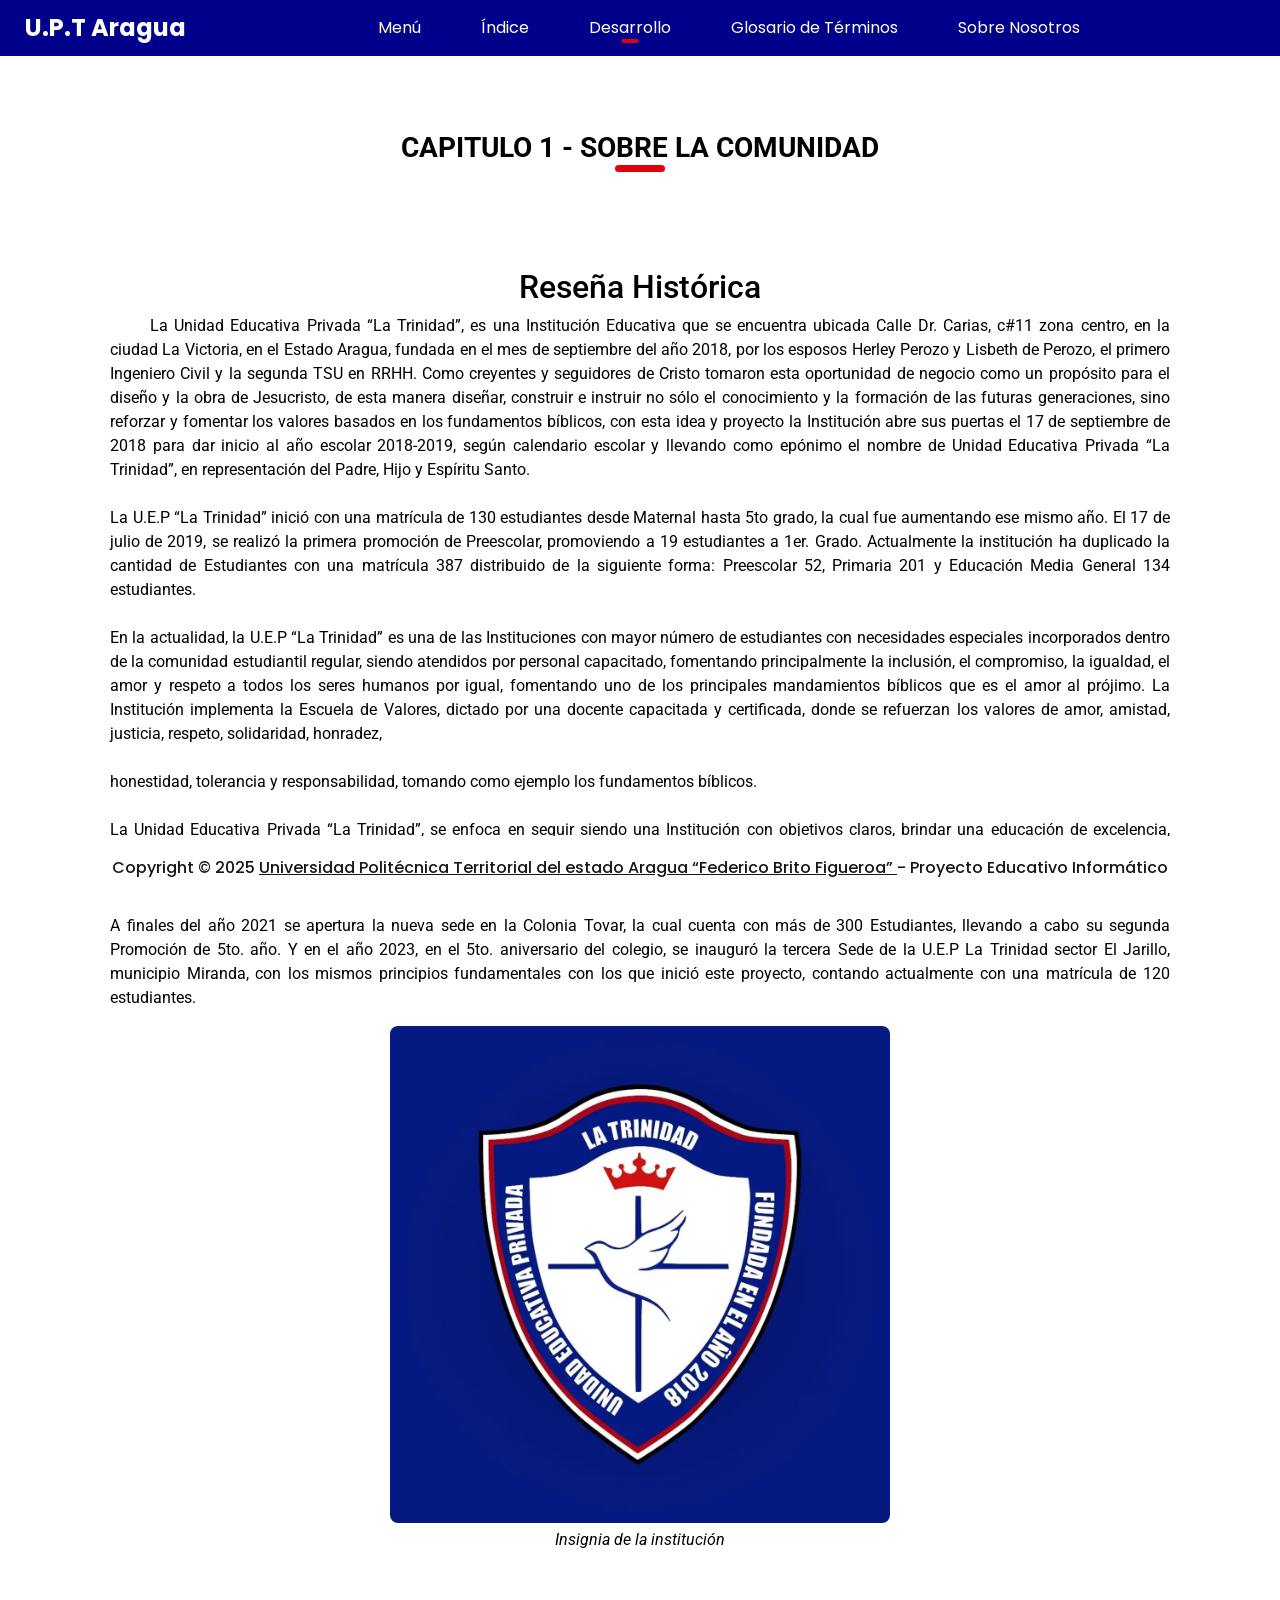
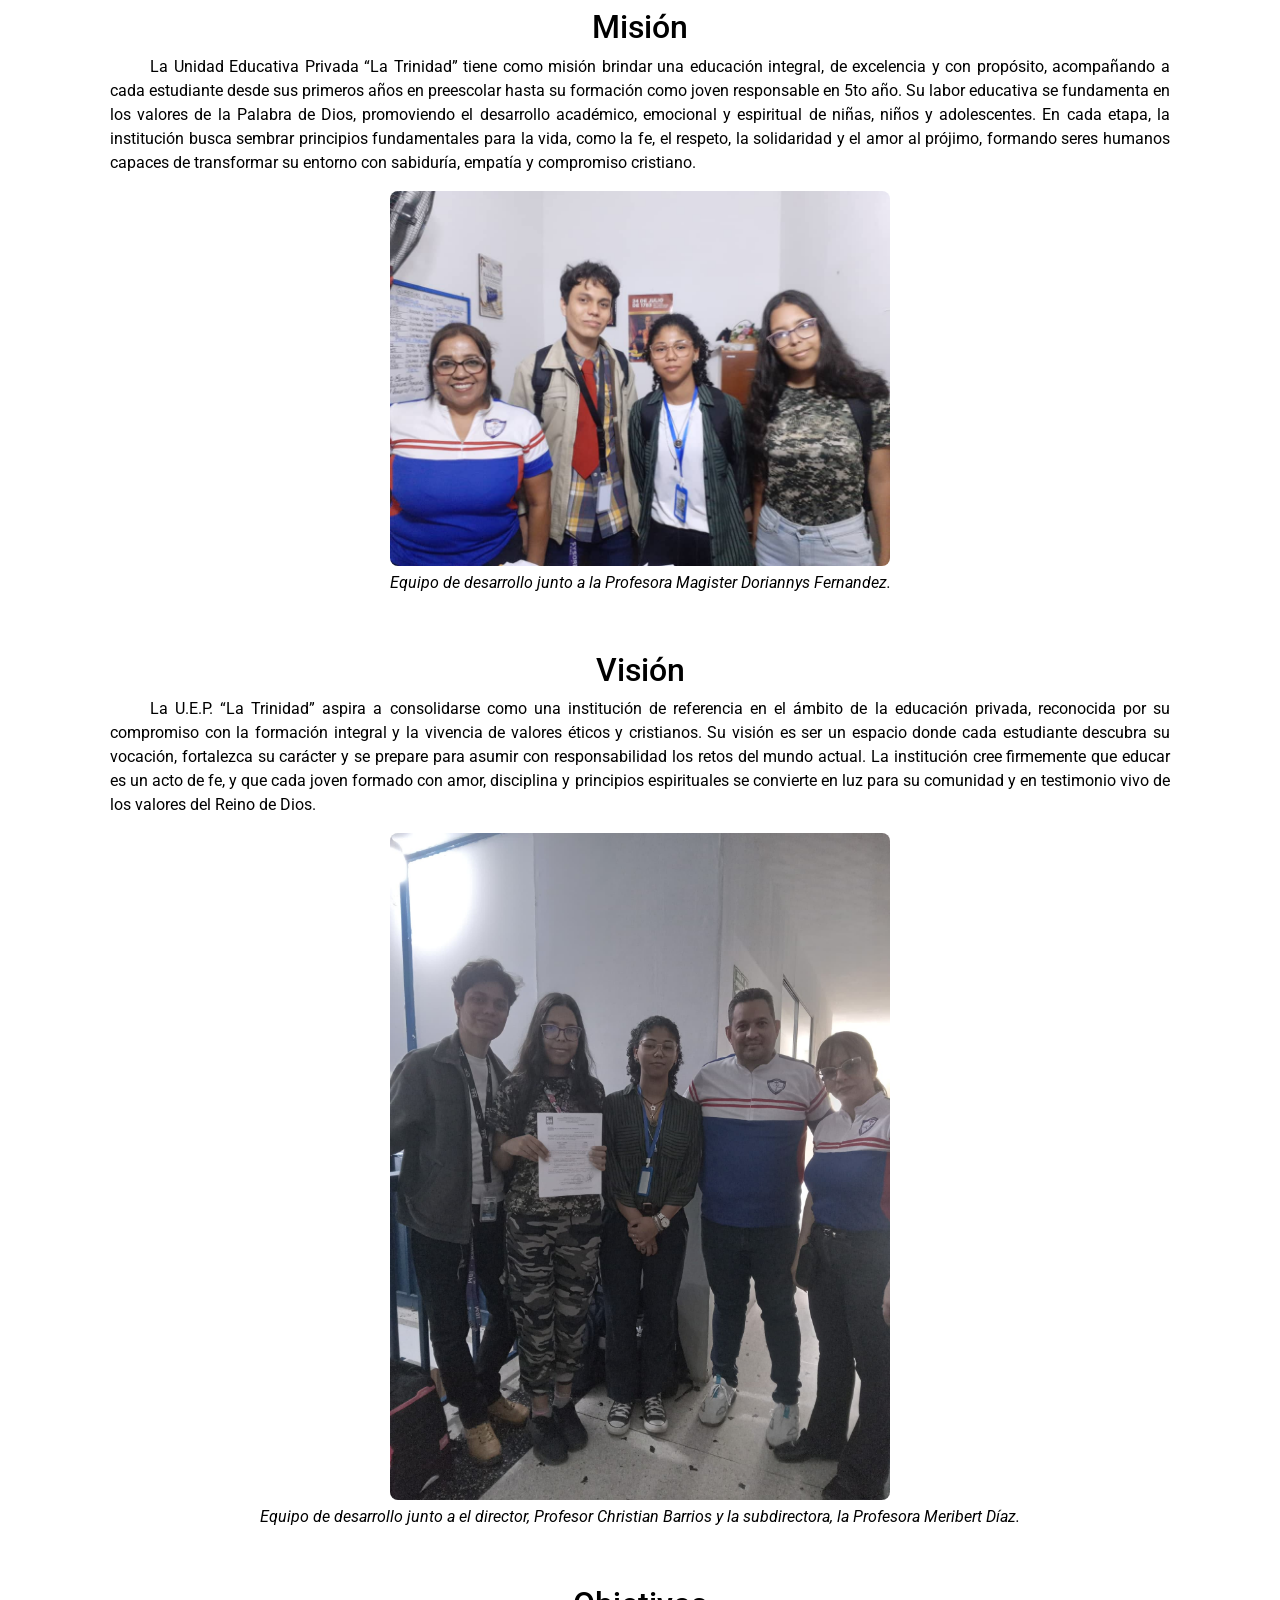
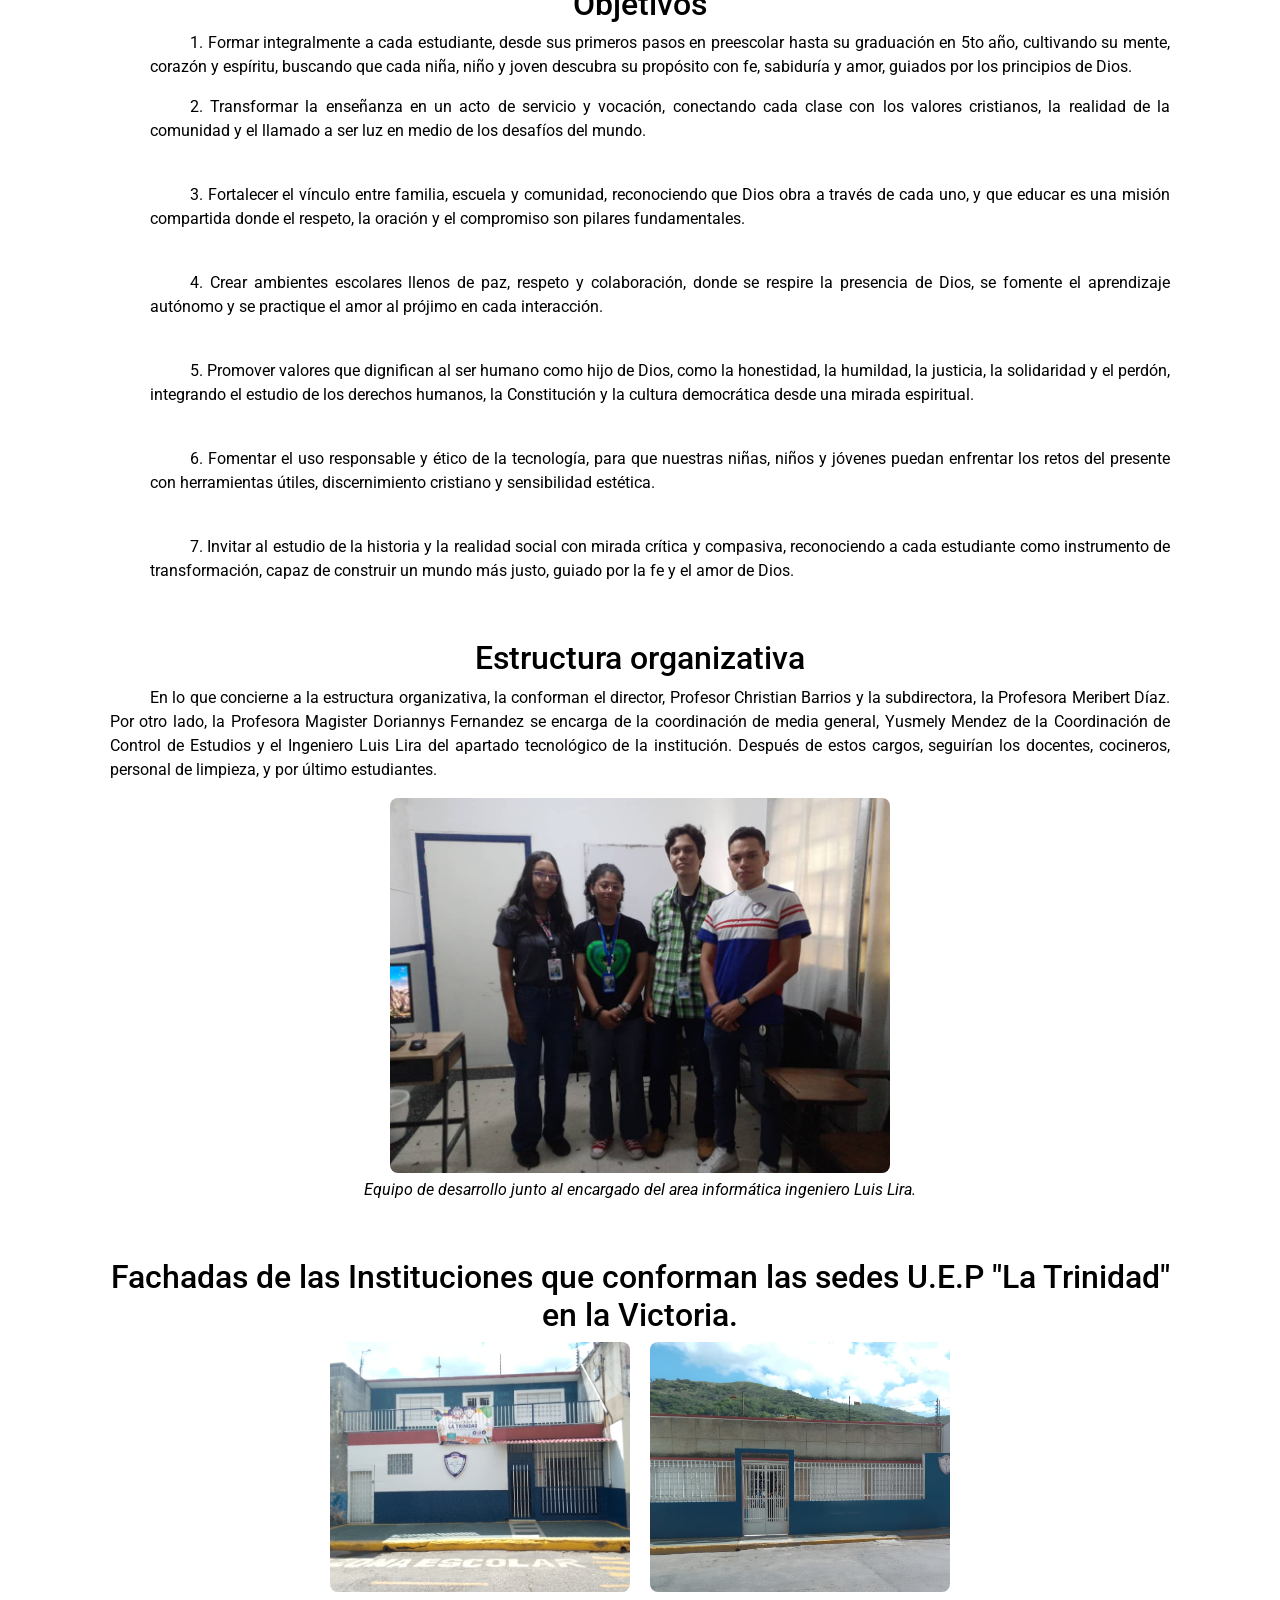
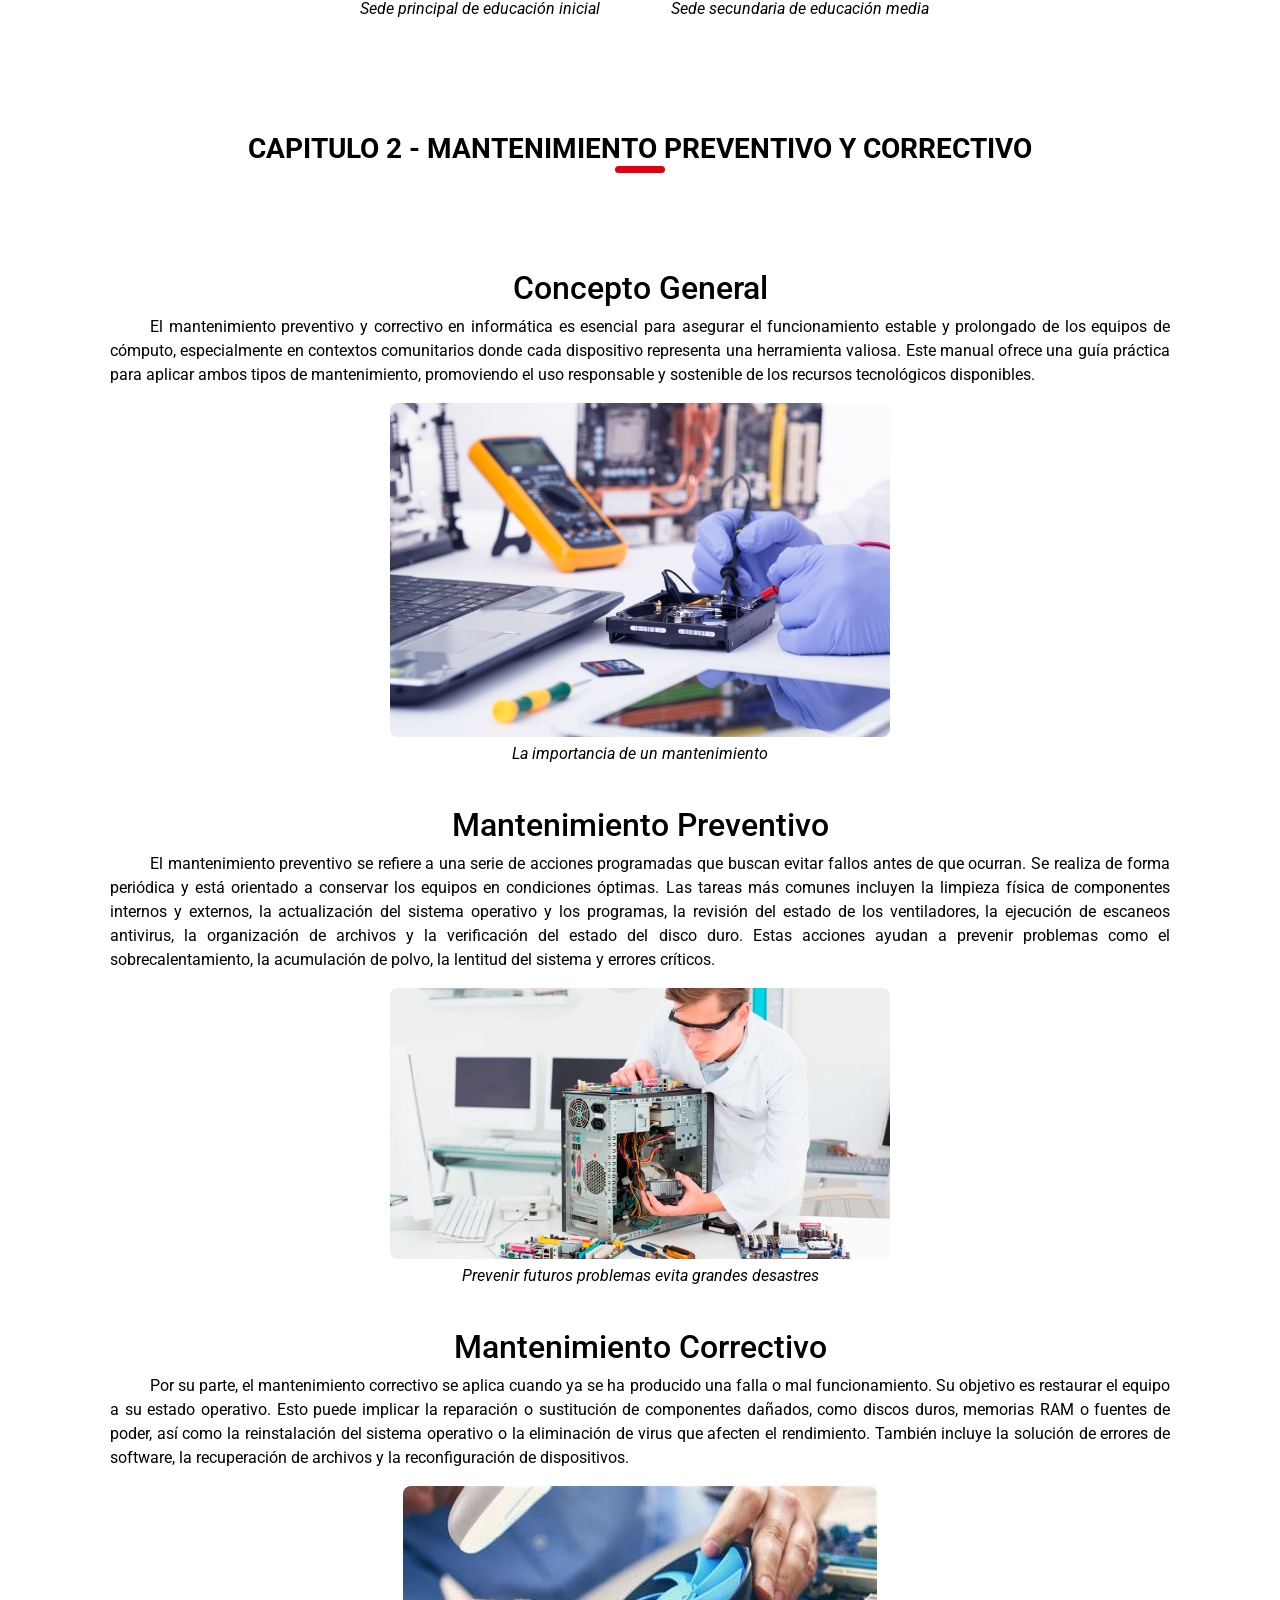
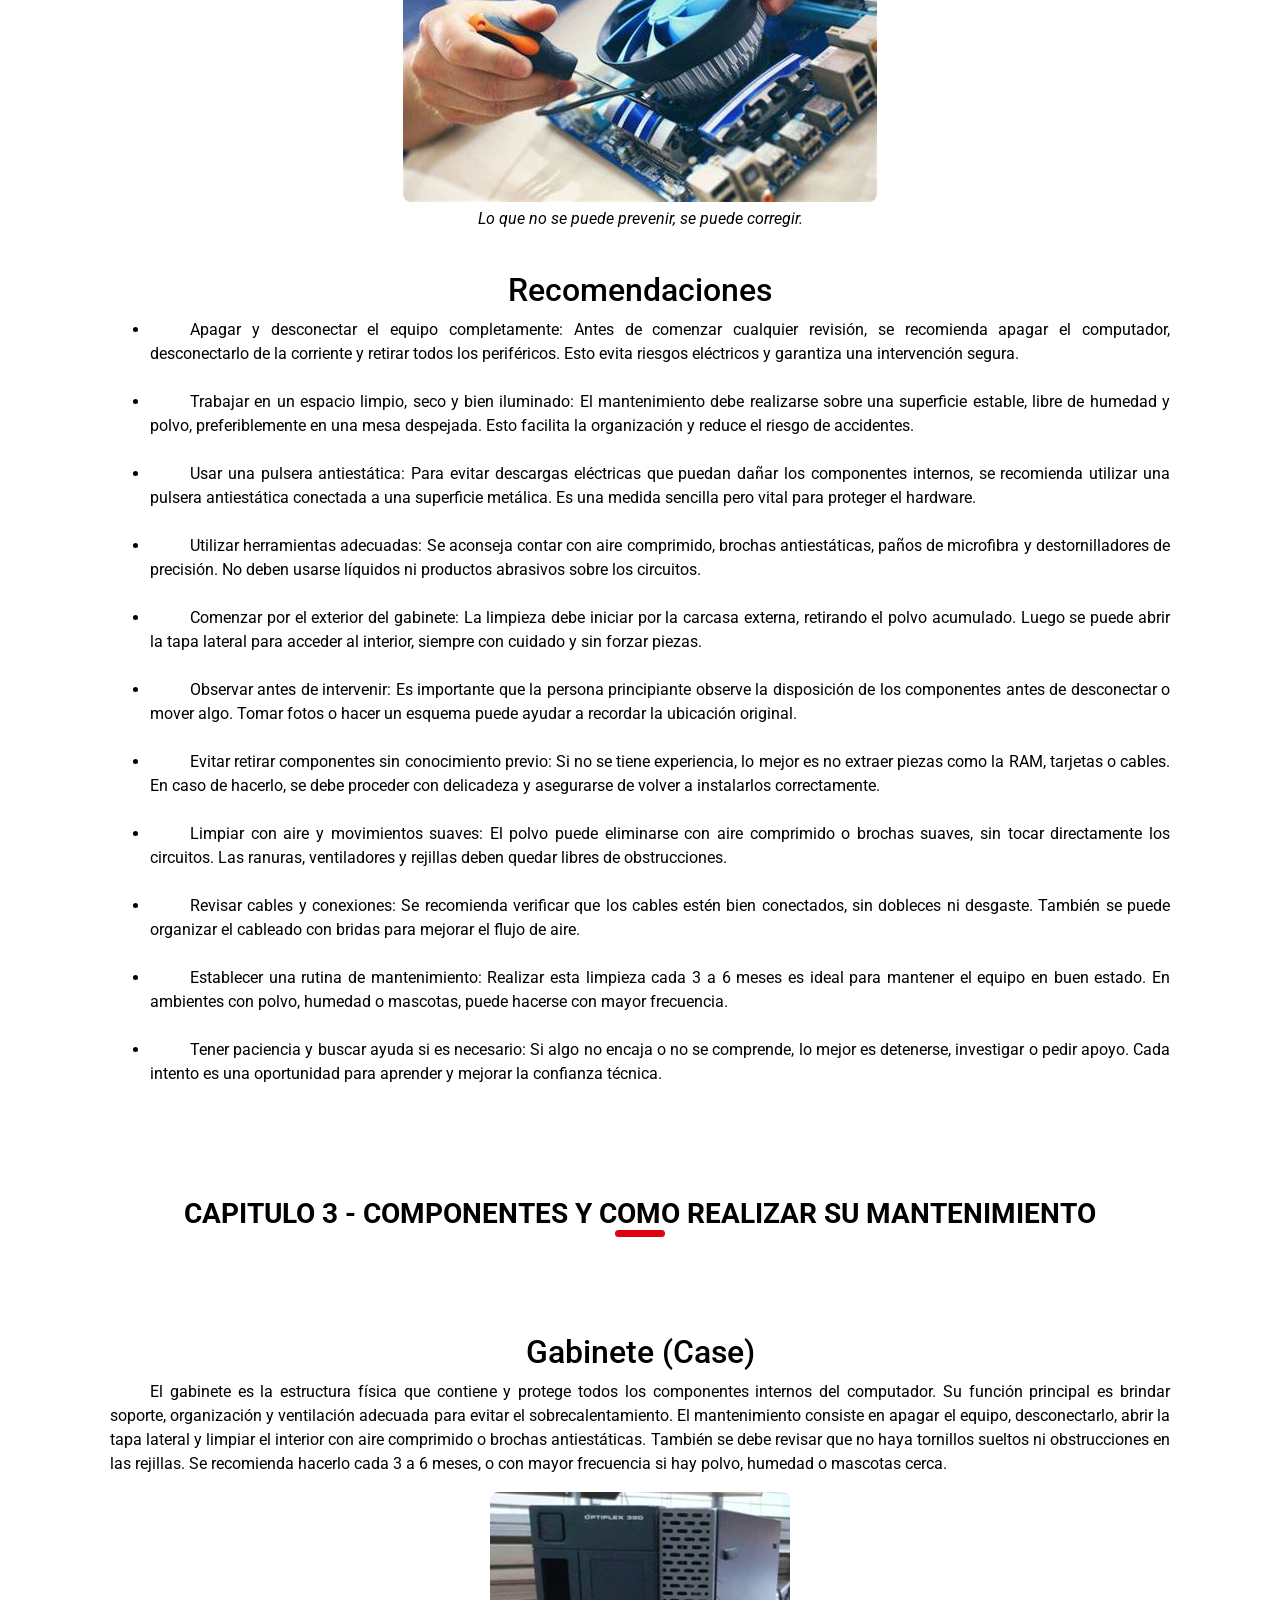
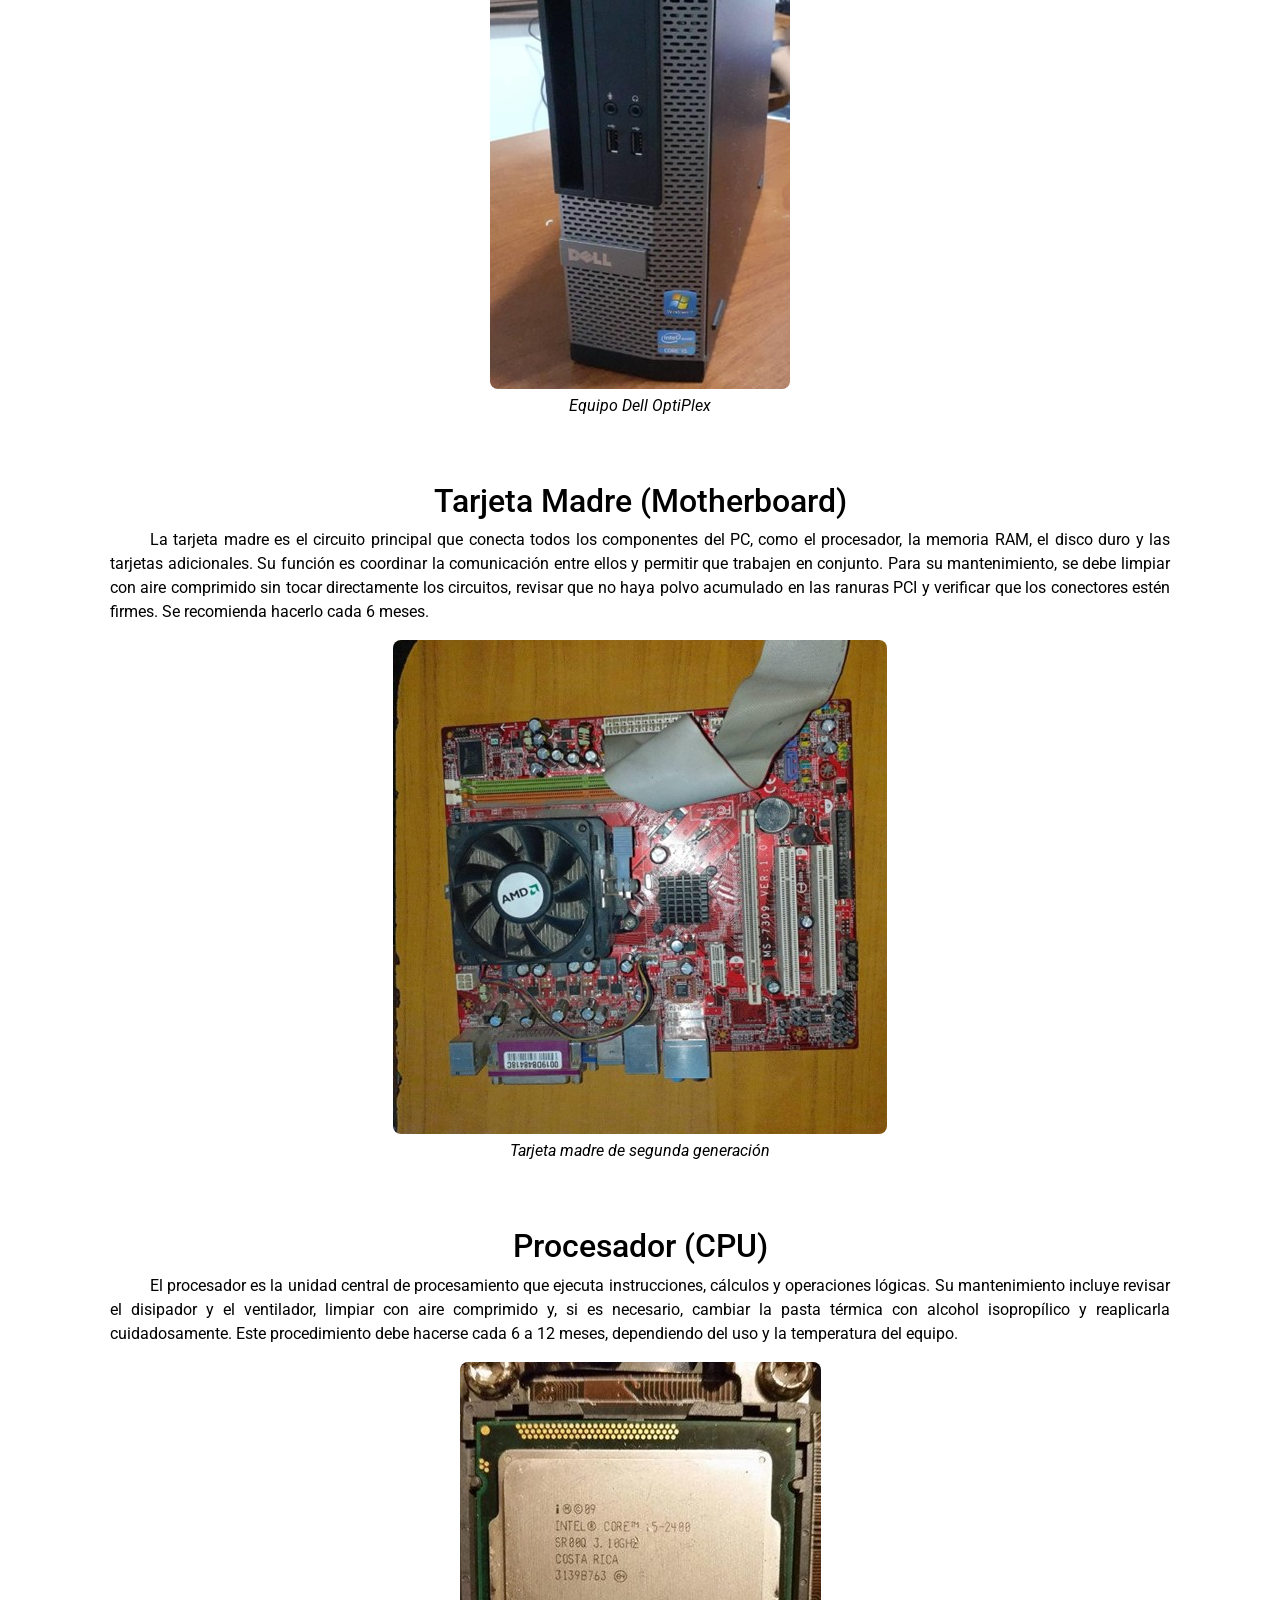
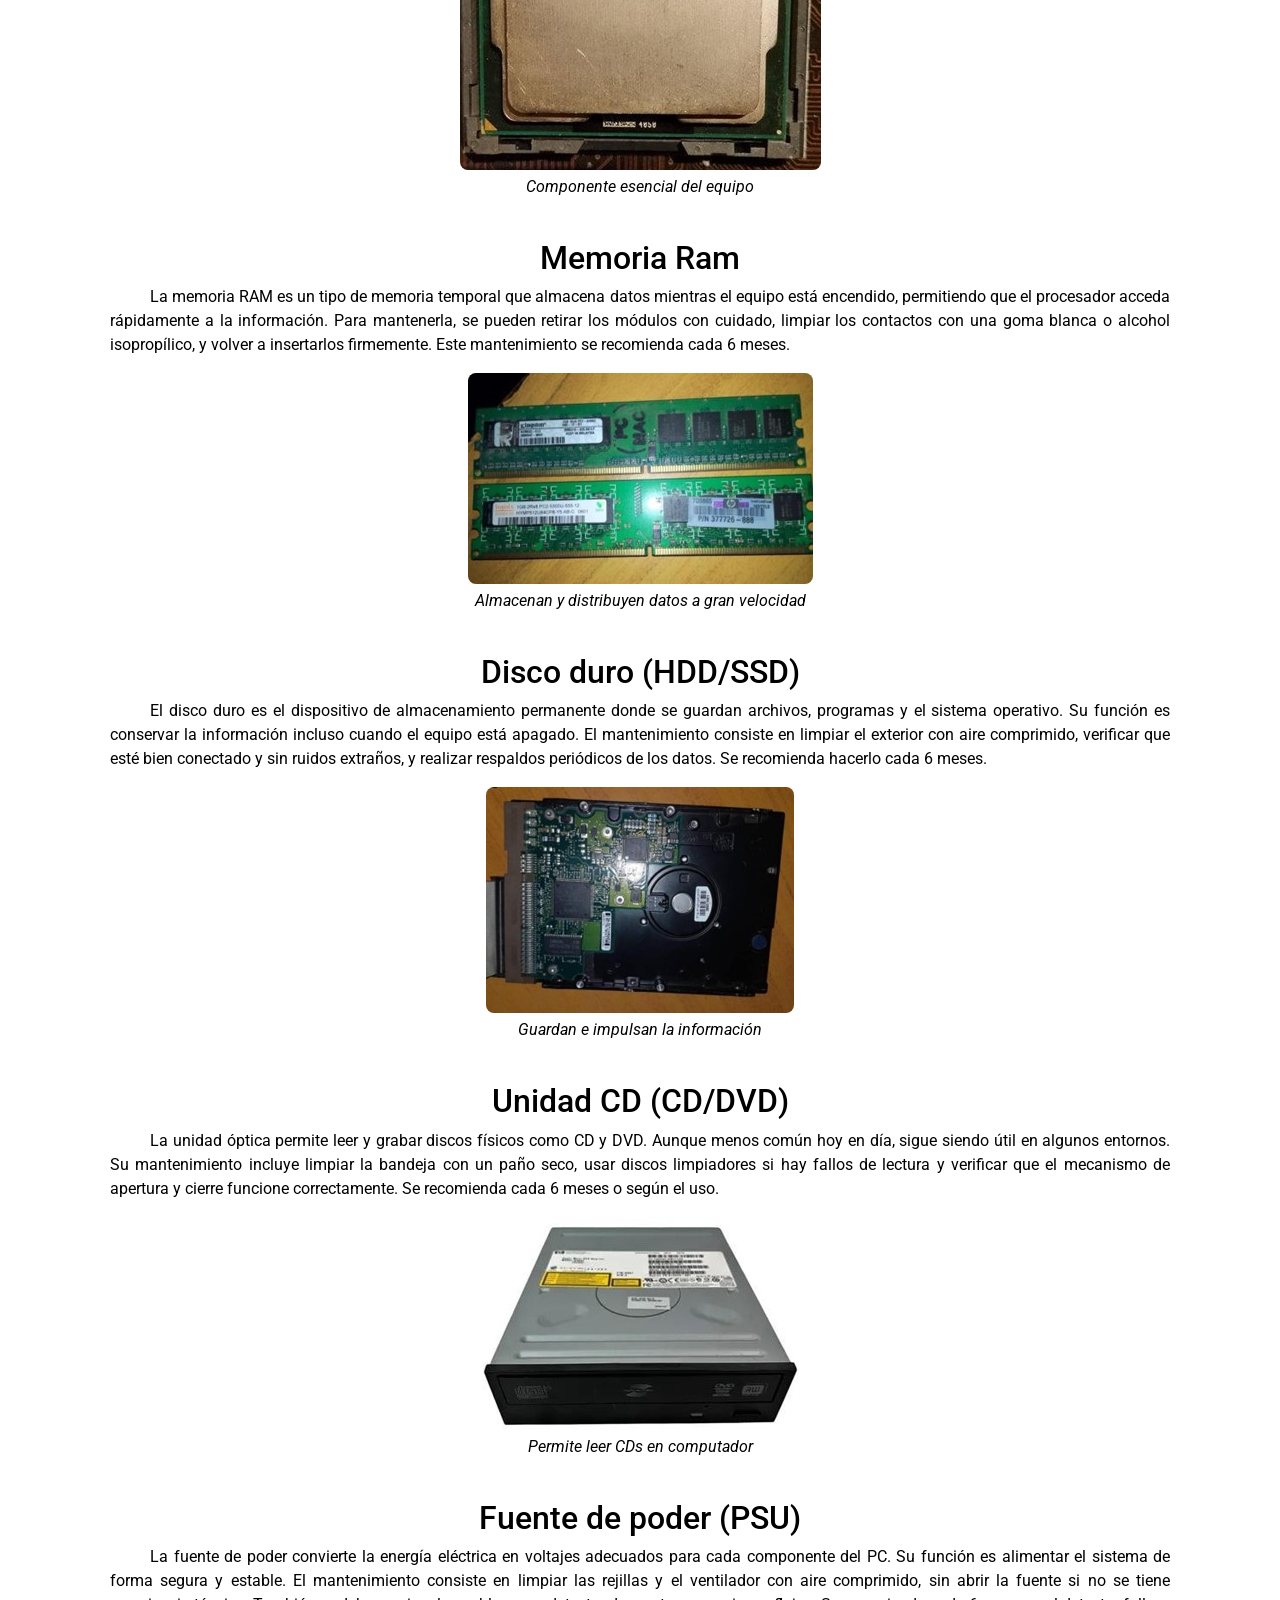
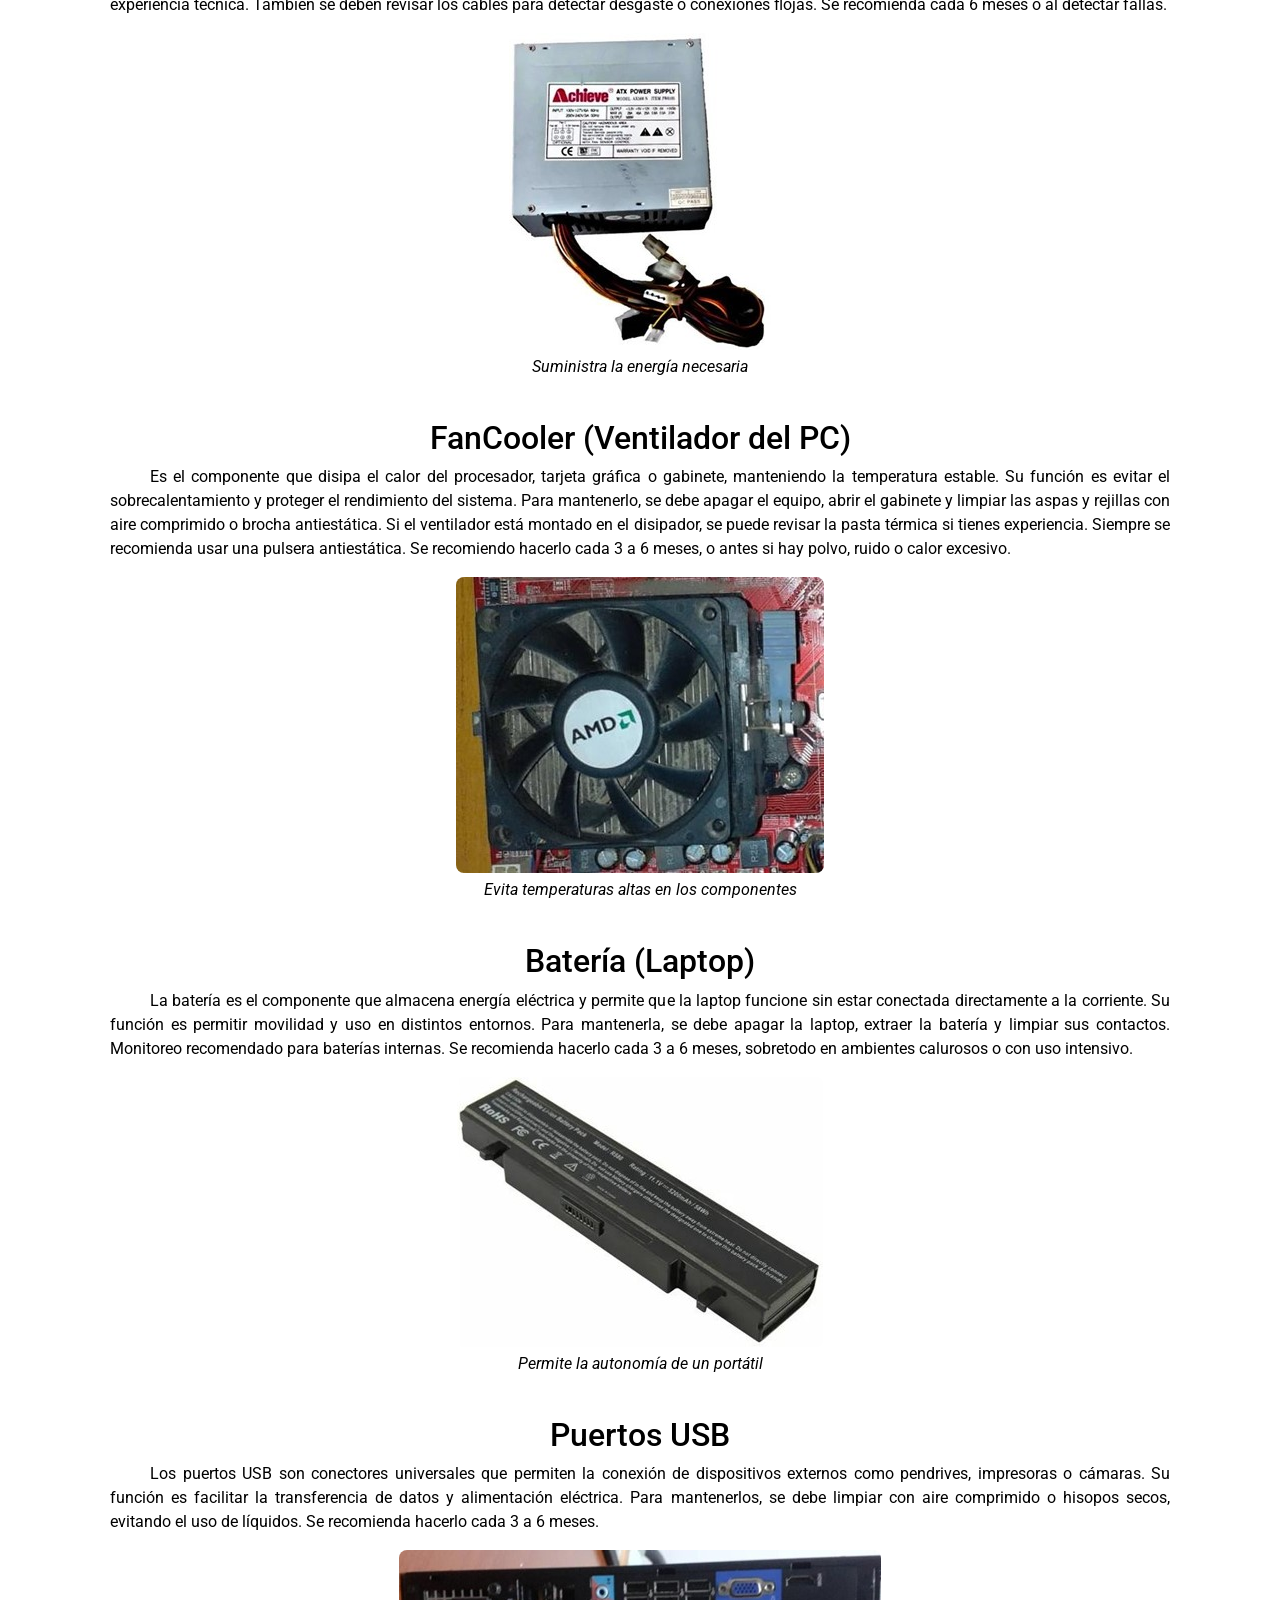
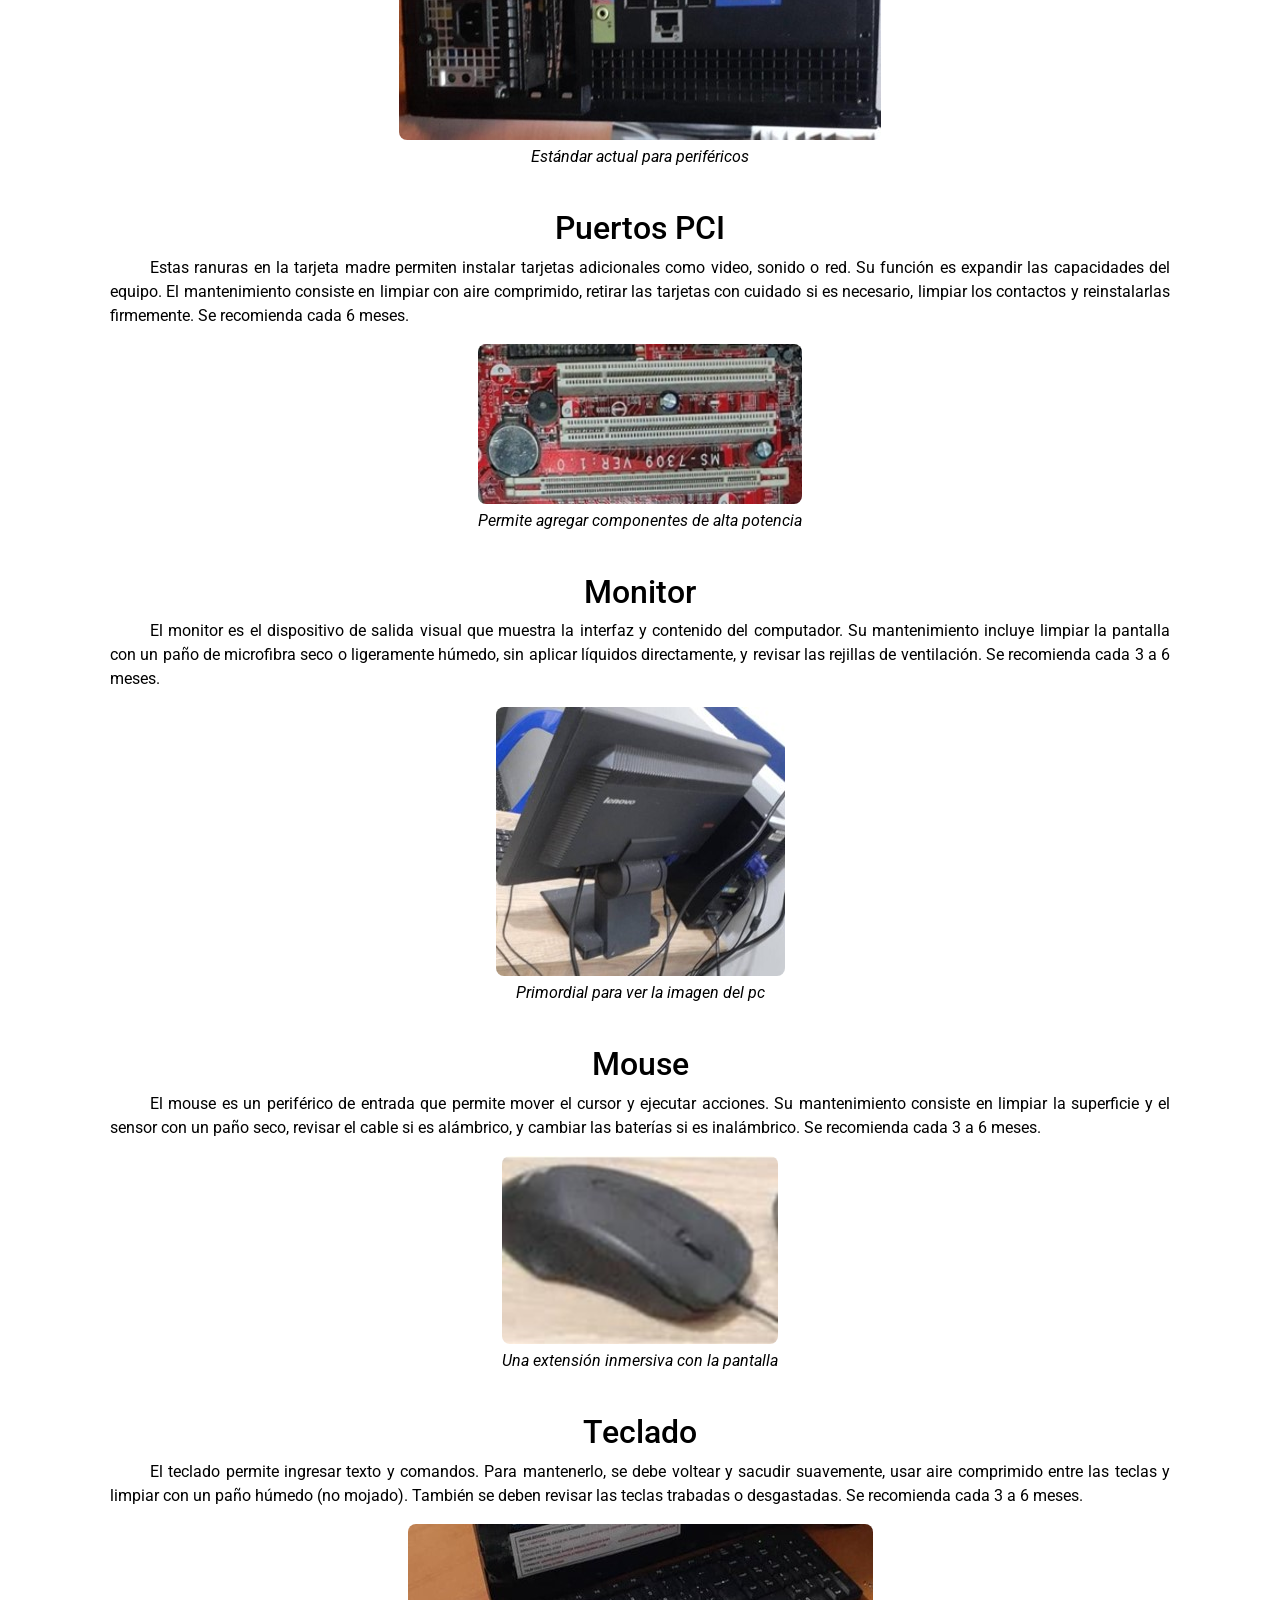
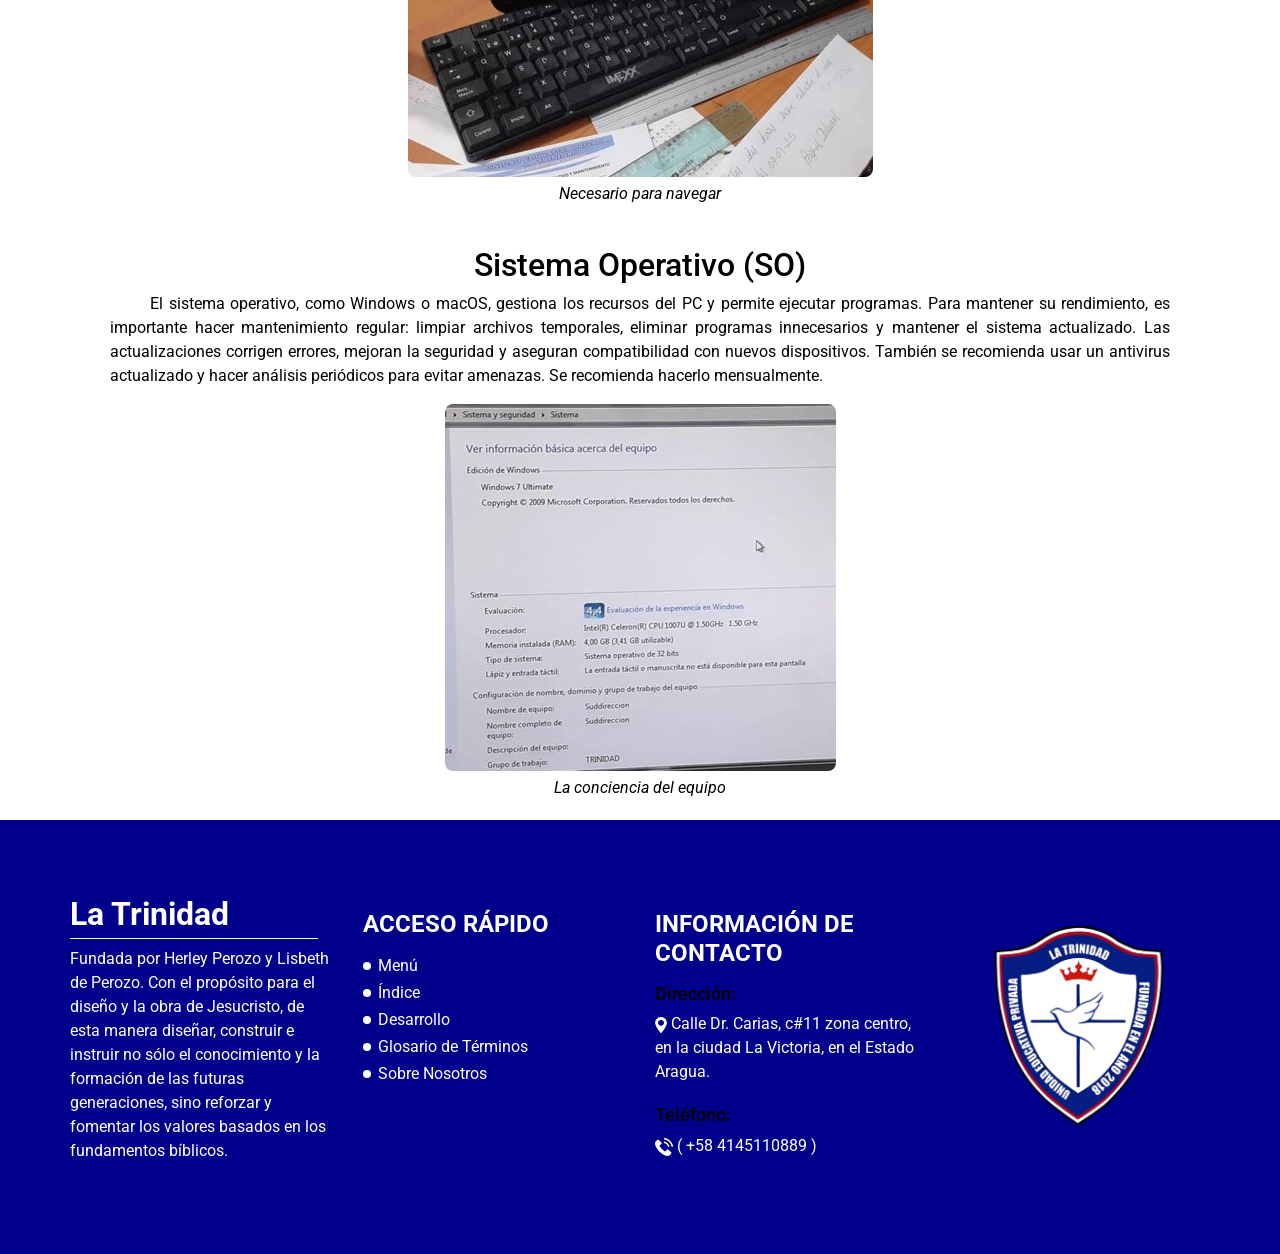
<file: desarrollo.html>
<!DOCTYPE html>
<html>

<head>
  <!-- Basic -->
  <meta charset="utf-8" />
  <meta http-equiv="X-UA-Compatible" content="IE=edge" />
  <!-- Mobile Metas -->
  <meta name="viewport" content="width=device-width, initial-scale=1, shrink-to-fit=no" />
  <!-- Site Metas -->
  <meta name="keywords" content="" />
  <meta name="description" content="" />
  <meta name="author" content="" />

  <title>Desarrollo</title>

  <!-- slider stylesheet -->
  <link rel="stylesheet" type="text/css"
    href="https://cdnjs.cloudflare.com/ajax/libs/OwlCarousel2/2.1.3/assets/owl.carousel.min.css" />

  <!-- bootstrap core css -->
  <link rel="stylesheet" type="text/css" href="css/bootstrap.css" />

  <!-- fonts style -->
  <link href="https://fonts.googleapis.com/css?family=Poppins:400,700|Roboto:400,700&display=swap" rel="stylesheet">
  <!-- Custom styles for this template -->
  <link href="css/style.css" rel="stylesheet" />
  <!-- responsive style -->
  <link href="css/responsive.css" rel="stylesheet" />
</head>

<body>
  <div class="hero_area">
    <!-- header section strats -->
    <header class="header_section">
      <div class="container-fluid">
        <nav class="navbar navbar-expand-lg custom_nav-container ">
          <a class="navbar-brand" href="http://www.upta.edu.ve/">
            <span>
              U.P.T Aragua
            </span>
          </a>
          <button class="navbar-toggler ml-auto" type="button" data-toggle="collapse"
            data-target="#navbarSupportedContent" aria-controls="navbarSupportedContent" aria-expanded="false"
            aria-label="Toggle navigation">
            <span class="navbar-toggler-icon"></span>
          </button>

          <div class="collapse navbar-collapse" id="navbarSupportedContent">
            <div class="d-flex mx-auto flex-column flex-lg-row align-items-center">
              <ul class="navbar-nav  ">
                <li class="nav-item ">
                  <a class="nav-link" href="index.html">Menú <span class="sr-only">(current)</span></a>
                </li>
                <li class="nav-item">
                  <a class="nav-link" href="indice.html"> Índice </a>
                </li>
                <li class="nav-item active">
                  <a class="nav-link" href="desarrollo.html"> Desarrollo </a>
                </li>
                <li class="nav-item">
                  <a class="nav-link" href="glosario.html">Glosario de Términos</a>
                </li>
                <li class="nav-item">
                  <a class="nav-link" href="Nosotros.html">Sobre Nosotros</a>
                </li>
              </ul>
            </div>
          </div>
        </nav>
      </div>
    </header>
    <!-- end header section -->
  </div>

  <!-- service section -->
<section id="Capitulo1">
   <section class="contact_section layout_padding">
    <div class="custom_heading-container">
      <h3 class=" ">
        Capitulo 1 - Sobre la comunidad
      </h3>
     </section>
  <section id="resena">
  <h2> Reseña Histórica</h2>
  <p>
     La Unidad Educativa Privada “La Trinidad”, es una Institución Educativa que se encuentra ubicada Calle Dr. Carias, c#11 zona centro, en la ciudad La Victoria, en el Estado Aragua, fundada en el mes de septiembre del año 2018, por los esposos Herley Perozo y Lisbeth de Perozo, el primero Ingeniero Civil y la segunda TSU en RRHH. Como creyentes y seguidores de Cristo tomaron esta oportunidad de negocio como un propósito para el diseño y la obra de Jesucristo, de esta manera diseñar, construir e instruir no sólo el conocimiento y la formación de las futuras generaciones, sino reforzar y fomentar los valores basados en los fundamentos bíblicos, con esta idea y proyecto la Institución abre sus puertas el
17 de septiembre de 2018 para dar inicio al año escolar 2018-2019, según calendario escolar y llevando como epónimo el nombre de Unidad Educativa Privada “La Trinidad”, en representación del Padre, Hijo y Espíritu Santo.
<br><br>
La U.E.P “La Trinidad” inició con una matrícula de 130 estudiantes desde Maternal hasta 5to grado, la cual fue aumentando ese mismo año. El 17 de julio de 2019, se realizó la primera promoción de Preescolar, promoviendo a 19 estudiantes a 1er. Grado. Actualmente la institución ha duplicado la cantidad de Estudiantes con una matrícula 387 distribuido de la siguiente forma: Preescolar 52, Primaria 201 y Educación Media General 134 estudiantes.
<br><br>
En la actualidad, la U.E.P “La Trinidad” es una de las Instituciones con mayor número de estudiantes con necesidades especiales incorporados dentro de la comunidad estudiantil regular, siendo atendidos por personal capacitado, fomentando principalmente la inclusión, el compromiso, la igualdad, el amor y respeto a todos los seres humanos por igual, fomentando uno de los principales mandamientos bíblicos que es el amor al prójimo. La Institución implementa la Escuela de Valores, dictado por una docente capacitada y certificada, donde se refuerzan los valores de amor, amistad, justicia, respeto, solidaridad, honradez,
 <br><br>
honestidad, tolerancia y responsabilidad, tomando como ejemplo los fundamentos bíblicos.
<br><br>
La Unidad Educativa Privada “La Trinidad”, se enfoca en seguir siendo una Institución con objetivos claros, brindar una educación de excelencia, contar con el personal capacitado y comprometido, ser una Institución que con la implementación de los valores y fundamentos cristianos impacten de manera positiva y significativa la vida de sus estudiantes y representantes.
<br><br>
A finales del año 2021 se apertura la nueva sede en la Colonia Tovar, la cual cuenta con más de 300 Estudiantes, llevando a cabo su segunda Promoción de 5to. año. Y en el año 2023, en el 5to. aniversario del colegio, se inauguró la tercera Sede de la U.E.P La Trinidad sector El Jarillo, municipio Miranda, con los mismos principios fundamentales con los que inició este proyecto, contando actualmente con una matrícula de 120 estudiantes.
 


  </p>

  <figure>
    <img src="images/Logoo2.jpg" alt="img" class="imagen">
    <figcaption class="etiqueta-imagen">Insignia de la institución</figcaption>
  </figure>
</section>


 <section id="mision">
  <h2>Misión</h2>
  <p>
    La Unidad Educativa Privada “La Trinidad” tiene como misión brindar una educación integral, de excelencia y con propósito, acompañando a cada estudiante desde sus primeros años en preescolar hasta su formación como joven responsable en 5to año. Su labor educativa se fundamenta en los valores de la Palabra de Dios, promoviendo el desarrollo académico, emocional y espiritual de niñas, niños y adolescentes. En cada etapa, la institución busca sembrar principios fundamentales para la vida, como la fe, el respeto, la solidaridad y el amor al prójimo, formando seres humanos capaces de transformar su entorno con sabiduría, empatía y compromiso cristiano.
  </p>

  <figure>
    <img src="images/Primera Visita.jpg" alt="img" class="imagen">
    <figcaption class="etiqueta-imagen">Equipo de desarrollo junto a la Profesora Magister Doriannys Fernandez. </figcaption>
  </figure>
</section>


  <section id="vision">
  <h2>Visión</h2>
  <p>
   La U.E.P. “La Trinidad” aspira a consolidarse como una institución de referencia en el ámbito de la educación privada, reconocida por su compromiso con la formación integral y la vivencia de valores éticos y cristianos. Su visión es ser un espacio donde cada estudiante descubra su vocación, fortalezca su carácter y se prepare para asumir con responsabilidad los retos del mundo actual. La institución cree firmemente que educar es un acto de fe, y que cada joven formado con amor, disciplina y principios espirituales se convierte en luz para su comunidad y en testimonio vivo de los valores del Reino de Dios.
  </p>

  <figure>
    <img src="images/Segunda visita.jpg" alt="img" class="imagen">
    <figcaption class="etiqueta-imagen">Equipo de desarrollo junto a el director, Profesor Christian Barrios y la subdirectora, la Profesora Meribert Díaz. </figcaption>
  </figure>
</section>


    <section id="objetivo">
      <h2>Objetivos</h2>
      <ul>
        <p>1.	Formar integralmente a cada estudiante, desde sus primeros pasos en preescolar hasta su graduación en 5to año, cultivando su mente, corazón y espíritu, buscando que cada niña, niño y joven descubra su propósito con fe, sabiduría y amor, guiados por los principios de Dios.
        <br>
        <p>2.	Transformar la enseñanza en un acto de servicio y vocación, conectando cada clase con los valores cristianos, la realidad de la comunidad y el llamado a ser luz en medio de los desafíos del mundo.</p>
        <br>
        <p>3.	Fortalecer el vínculo entre familia, escuela y comunidad, reconociendo que Dios obra a través de cada uno, y que educar es una misión compartida donde el respeto, la oración y el compromiso son pilares fundamentales.</p>
      <br>
        <p>4.	Crear ambientes escolares llenos de paz, respeto y colaboración, donde se respire la presencia de Dios, se fomente el aprendizaje autónomo y se practique el amor al prójimo en cada interacción.</p>
    <br>
        <p>5.	Promover valores que dignifican al ser humano como hijo de Dios, como la honestidad, la humildad, la justicia, la solidaridad y el perdón, integrando el estudio de los derechos humanos, la Constitución y la cultura democrática desde una mirada espiritual.</p>
    <br>
        <p>6.	Fomentar el uso responsable y ético de la tecnología, para que nuestras niñas, niños y jóvenes puedan enfrentar los retos del presente con herramientas útiles, discernimiento cristiano y sensibilidad estética.</p>
    <br>
        <p>7.	Invitar al estudio de la historia y la realidad social con mirada crítica y compasiva, reconociendo a cada estudiante como instrumento de transformación, capaz de construir un mundo más justo, guiado por la fe y el amor de Dios.</p>
    
    
    </ul>
    </section>

   
   <section id="estructura">
  <h2>Estructura organizativa</h2>
  <p>
    En lo que concierne a la estructura organizativa, la conforman el director, Profesor Christian Barrios y la subdirectora, la Profesora Meribert Díaz. Por otro lado, la Profesora Magister Doriannys Fernandez se encarga de la coordinación de media general, Yusmely Mendez de la Coordinación de Control de Estudios y el Ingeniero Luis Lira del apartado tecnológico de la institución. Después de estos cargos, seguirían los docentes, cocineros, personal de limpieza, y por último estudiantes.
  </p>

  <figure>
    <img src="images/Tercera visita.jpg" alt="img" class="imagen">
    <figcaption class="etiqueta-imagen">Equipo de desarrollo junto al encargado del area informática ingeniero Luis Lira.</figcaption>
  </figure>
</section>

<section id="imagenes">
  <h2>Fachadas de las Instituciones que conforman las sedes U.E.P "La Trinidad" en la Victoria.</h2>
  <div class="galeria">
    <figure>
      <a href="https://www.google.com/maps/place/Unidad+Educativa+Privada+La+Trinidad./@10.2293745,-67.3399084,17z/data=!3m1!4b1!4m6!3m5!1s0x8c2a9f4b4aa72825:0xe8ad0bc97438cda9!8m2!3d10.2293745!4d-67.3373335!16s%2Fg%2F11rd8xh2xk?entry=ttu&g_ep=EgoyMDI1MTExNy4wIKXMDSoASAFQAw%3D%3D" target="_blank">
        <img src="images/Fachada 1.jpg" alt="Sede inicial" class="imagen" />
      </a>
      <figcaption class="etiqueta-imagen">Sede principal de educación inicial</figcaption>
    </figure>

    <figure>
      <a href="https://www.google.com/maps/place/Unidad+Educativa+Privada+La+Trinidad+Segundaria/@10.2294385,-67.3401297,17z/data=!4m10!1m2!2m1!1sUnidad+Educativa+Privada+La+Trinidad.!3m6!1s0x8c2a9fe4b8aa72bb:0xcc63c508ce7ab65c!8m2!3d10.2299415!4d-67.3369867!15sCiVVbmlkYWQgRWR1Y2F0aXZhIFByaXZhZGEgTGEgVHJpbmlkYWQukgENbWlkZGxlX3NjaG9vbOABAA!16s%2Fg%2F11v035tsx0?entry=ttu&g_ep=EgoyMDI1MTExNy4wIKXMDSoASAFQAw%3D%3D" target="_blank">
        <img src="images/Fachada2.jpg" alt="Sede secundaria" class="imagen" />
      </a>
      <figcaption class="etiqueta-imagen">Sede secundaria de educación media</figcaption>
    </figure>
  </div>
</section>

      </div>


      <section id="Capitulo2">
 <section class="contact_section layout_padding">
    <div class="custom_heading-container">
      <h3 class=" ">
        Capitulo 2 - Mantenimiento Preventivo y Correctivo 
      </h3>
     </section>

      <section id="general">
      <h2>Concepto General</h2>
      <p>
        El mantenimiento preventivo y correctivo en informática es esencial para asegurar el funcionamiento estable y prolongado de los equipos de cómputo, especialmente en contextos comunitarios donde cada dispositivo representa una herramienta valiosa. Este manual ofrece una guía práctica para aplicar ambos tipos de mantenimiento, promoviendo el uso responsable y sostenible de los recursos tecnológicos disponibles.
      </p>
       <a href="https://industrialreca.com/cual-es-la-diferencia-entre-mantenimiento-preventivo-y-correctivo/" class="imagen-boton">
    <img src="images/mantenimiento.jpg" alt="Usb" class="imagen">
    <figcaption class="etiqueta-imagen">La importancia de un mantenimiento</figcaption>
  </a>
</section>
    

    <section id="preventivo">
      <h2>Mantenimiento Preventivo</h2>
      <p>
        El mantenimiento preventivo se refiere a una serie de acciones programadas que buscan evitar fallos antes de que ocurran. Se realiza de forma periódica y está orientado a conservar los equipos en condiciones óptimas. Las tareas más comunes incluyen la limpieza física de componentes internos y externos, la actualización del sistema operativo y los programas, la revisión del estado de los ventiladores, la ejecución de escaneos antivirus, la organización de archivos y la verificación del estado del disco duro. Estas acciones ayudan a prevenir problemas como el sobrecalentamiento, la acumulación de polvo, la lentitud del sistema y errores críticos.
    </p>
     <a href="https://wes.mx/blog/mantenimiento-correctivo-preventivo-computadoras/" class="imagen-boton">
    <img src="images/preventivo.jpg" alt="Usb" class="imagen">
    <figcaption class="etiqueta-imagen">Prevenir futuros problemas evita grandes desastres</figcaption>
  </a>
</section>

    <section id="correctivo">
      <h2>Mantenimiento Correctivo</h2>
      <p>      
Por su parte, el mantenimiento correctivo se aplica cuando ya se ha producido una falla o mal funcionamiento. Su objetivo es restaurar el equipo a su estado operativo. Esto puede implicar la reparación o sustitución de componentes dañados, como discos duros, memorias RAM o fuentes de poder, así como la reinstalación del sistema operativo o la eliminación de virus que afecten el rendimiento. También incluye la solución de errores de software, la recuperación de archivos y la reconfiguración de dispositivos.
      </p>
     <a href="https://wes.mx/blog/mantenimiento-correctivo-preventivo-computadoras/" class="imagen-boton">
    <img src="images/OIP.jpeg" alt="Usb" class="imagen">
    <figcaption class="etiqueta-imagen">Lo que no se puede prevenir, se puede corregir.</figcaption>
  </a>
</section>

    <section id="recomendaciones">
      <h2>Recomendaciones</h2>
      <ul>
      <li> 	Apagar y desconectar el equipo completamente: Antes de comenzar cualquier revisión, se recomienda apagar el computador, desconectarlo de la corriente y retirar todos los periféricos. Esto evita riesgos eléctricos y garantiza una intervención segura.</li>
    <br>
      <li>	Trabajar en un espacio limpio, seco y bien iluminado: El mantenimiento debe realizarse sobre una superficie estable, libre de humedad y polvo, preferiblemente en una mesa despejada. Esto facilita la organización y reduce el riesgo de accidentes.</li>
      <br>
    <li>	Usar una pulsera antiestática: Para evitar descargas eléctricas que puedan dañar los componentes internos, se recomienda utilizar una pulsera antiestática conectada a una superficie metálica. Es una medida sencilla pero vital para proteger el hardware.</li>
    <br>
    <li>	Utilizar herramientas adecuadas: Se aconseja contar con aire comprimido, brochas antiestáticas, paños de microfibra y destornilladores de precisión. No deben usarse líquidos ni productos abrasivos sobre los circuitos.</li>
    <br>
    <li>	Comenzar por el exterior del gabinete: La limpieza debe iniciar por la carcasa externa, retirando el polvo acumulado. Luego se puede abrir la tapa lateral para acceder al interior, siempre con cuidado y sin forzar piezas.</li>
    <br>
    <li>	Observar antes de intervenir: Es importante que la persona principiante observe la disposición de los componentes antes de desconectar o mover algo. Tomar fotos o hacer un esquema puede ayudar a recordar la ubicación original.</li>
    <br>
    <li>	Evitar retirar componentes sin conocimiento previo: Si no se tiene experiencia, lo mejor es no extraer piezas como la RAM, tarjetas o cables. En caso de hacerlo, se debe proceder con delicadeza y asegurarse de volver a instalarlos correctamente.</li>
    <br>
    <li>	Limpiar con aire y movimientos suaves: El polvo puede eliminarse con aire comprimido o brochas suaves, sin tocar directamente los circuitos. Las ranuras, ventiladores y rejillas deben quedar libres de obstrucciones.</li>
    <br>
    <li>	Revisar cables y conexiones: Se recomienda verificar que los cables estén bien conectados, sin dobleces ni desgaste. También se puede organizar el cableado con bridas para mejorar el flujo de aire.</li>
    <br>
    <li>	Establecer una rutina de mantenimiento: Realizar esta limpieza cada 3 a 6 meses es ideal para mantener el equipo en buen estado. En ambientes con polvo, humedad o mascotas, puede hacerse con mayor frecuencia.</li>
    <br>
    <li>	Tener paciencia y buscar ayuda si es necesario: Si algo no encaja o no se comprende, lo mejor es detenerse, investigar o pedir apoyo. Cada intento es una oportunidad para aprender y mejorar la confianza técnica.</li>
</ul>
    </section>

    <section id="Capitulo3">
     <section class="contact_section layout_padding">
    <div class="custom_heading-container">
      <h3 class=" ">
        Capitulo 3 - Componentes y como realizar su mantenimiento
      </h3>
     </section>
<section id="case">
  <h2>Gabinete (Case)</h2>
  <p>
    El gabinete es la estructura física que contiene y protege todos los componentes internos del computador. 
    Su función principal es brindar soporte, organización y ventilación adecuada para evitar el sobrecalentamiento. 
    El mantenimiento consiste en apagar el equipo, desconectarlo, abrir la tapa lateral y limpiar el interior con aire comprimido o brochas antiestáticas. 
    También se debe revisar que no haya tornillos sueltos ni obstrucciones en las rejillas. 
    Se recomienda hacerlo cada 3 a 6 meses, o con mayor frecuencia si hay polvo, humedad o mascotas cerca.
  </p>

  <!-- Imagen como botón -->
  <a href="https://es.wikipedia.org/wiki/Caja_de_computadora" class="imagen-boton">
    <img src="images/Case.jpg" alt="Gabinete" class="imagen">
    <figcaption class="etiqueta-imagen">Equipo Dell OptiPlex</figcaption>
  </a>
</section>
<br>

       <section id="motherboard">
  <h2>Tarjeta Madre (Motherboard)</h2>
  <p>
    
La tarjeta madre es el circuito principal que conecta todos los componentes del PC, como el procesador, la memoria RAM, el disco duro y las tarjetas adicionales. Su función es coordinar la comunicación entre ellos y permitir que trabajen en conjunto. Para su mantenimiento, se debe limpiar con aire comprimido sin tocar directamente los circuitos, revisar que no haya polvo acumulado en las ranuras PCI y verificar que los conectores estén firmes. Se recomienda hacerlo cada 6 meses.

  </p>
  <a href="https://es.wikipedia.org/wiki/Placa_base" class="imagen-boton">
    <img src="images/Motherboard.jpg" alt="Motherboard" class="imagen">
    <figcaption class="etiqueta-imagen">Tarjeta madre de segunda generación</figcaption>
  </a>
</section>
<br>

       
    


   <section id="cpu">
  <h2>Procesador (CPU)</h2>
  <p>
    
El procesador es la unidad central de procesamiento que ejecuta instrucciones, cálculos y operaciones lógicas. Su mantenimiento incluye revisar el disipador y el ventilador, limpiar con aire comprimido y, si es necesario, cambiar la pasta térmica con alcohol isopropílico y reaplicarla cuidadosamente. Este procedimiento debe hacerse cada 6 a 12 meses, dependiendo del uso y la temperatura del equipo.

  </p>
     <a href="https://es.wikipedia.org/wiki/Unidad_central_de_procesamiento" class="imagen-boton">
    <img src="images/Cpu.jpg" alt="Cpu" class="imagen">
    <figcaption class="etiqueta-imagen">Componente esencial del equipo</figcaption>
  </a>
</section>


       <section id="ram">
  <h2>Memoria Ram</h2>
  <p>
    
La memoria RAM es un tipo de memoria temporal que almacena datos mientras el equipo está encendido, permitiendo que el procesador acceda rápidamente a la información. Para mantenerla, se pueden retirar los módulos con cuidado, limpiar los contactos con una goma blanca o alcohol isopropílico, y volver a insertarlos firmemente. Este mantenimiento se recomienda cada 6 meses.

  </p>
  <a href="https://es.wikipedia.org/wiki/Memoria_de_acceso_aleatorio" class="imagen-boton">
    <img src="images/Ram.jpg" alt="Ram" class="imagen">
    <figcaption class="etiqueta-imagen">Almacenan y distribuyen datos a gran velocidad</figcaption>
  </a>
</section>

    

    <section id="disco">
  <h2>Disco duro (HDD/SSD) </h2>
  <p>
    
El disco duro es el dispositivo de almacenamiento permanente donde se guardan archivos, programas y el sistema operativo. Su función es conservar la información incluso cuando el equipo está apagado. El mantenimiento consiste en limpiar el exterior con aire comprimido, verificar que esté bien conectado y sin ruidos extraños, y realizar respaldos periódicos de los datos. Se recomienda hacerlo cada 6 meses.

  </p>
  <a href="https://es.wikipedia.org/wiki/Unidad_de_disco_duro" class="imagen-boton">
    <img src="images/Disco.jpg" alt="Disco" class="imagen">
    <figcaption class="etiqueta-imagen">Guardan e impulsan la información</figcaption>
  </a>
</section>

    

     <section id="cd">
  <h2>Unidad CD (CD/DVD) </h2>
  <p>
    
La unidad óptica permite leer y grabar discos físicos como CD y DVD. Aunque menos común hoy en día, sigue siendo útil en algunos entornos. Su mantenimiento incluye limpiar la bandeja con un paño seco, usar discos limpiadores si hay fallos de lectura y verificar que el mecanismo de apertura y cierre funcione correctamente. Se recomienda cada 6 meses o según el uso.

  </p>
    <a href="https://es.wikipedia.org/wiki/Unidad_de_disco" class="imagen-boton">
    <img src="images/Unidadcd.jpg" alt="Cd" class="imagen">
    <figcaption class="etiqueta-imagen">Permite leer CDs en computador</figcaption>
  </a>
</section>

   

     <section id="psu">
  <h2> Fuente de poder (PSU) </h2>
  <p>
    
La fuente de poder convierte la energía eléctrica en voltajes adecuados para cada componente del PC. Su función es alimentar el sistema de forma segura y estable. El mantenimiento consiste en limpiar las rejillas y el ventilador con aire comprimido, sin abrir la fuente si no se tiene experiencia técnica. También se deben revisar los cables para detectar desgaste o conexiones flojas. Se recomienda cada 6 meses o al detectar fallas.

  </p>
   <a href="https://es.wikipedia.org/wiki/Fuente_de_alimentaci%C3%B3n" class="imagen-boton">
    <img src="images/Psu.jpg" alt="Psu" class="imagen">
    <figcaption class="etiqueta-imagen">Suministra la energía necesaria</figcaption>
  </a>
</section>

       
    
   <section id="fan">
  <h2> FanCooler (Ventilador del PC) </h2>
  <p>
    
Es el componente que disipa el calor del procesador, tarjeta gráfica o gabinete, manteniendo la temperatura estable. Su función es evitar el sobrecalentamiento y proteger el rendimiento del sistema. Para mantenerlo, se debe apagar el equipo, abrir el gabinete y limpiar las aspas y rejillas con aire comprimido o brocha antiestática. Si el ventilador está montado en el disipador, se puede revisar la pasta térmica si tienes experiencia. Siempre se recomienda usar una pulsera antiestática. Se recomiendo hacerlo cada 3 a 6 meses, o antes si hay polvo, ruido o calor excesivo.


  </p>
  <a href="https://es.wikipedia.org/wiki/Disipador" class="imagen-boton">
    <img src="images/FanDisipador.jpg" alt="FanCooler" class="imagen">
    <figcaption class="etiqueta-imagen">Evita temperaturas altas en los componentes</figcaption>
  </a>
</section>

       
   

      <section id="bateria">
  <h2> Batería (Laptop) </h2>
  <p>
    
La batería es el componente que almacena energía eléctrica y permite que la laptop funcione sin estar conectada directamente a la corriente. Su función es permitir movilidad y uso en distintos entornos. Para mantenerla, se debe apagar la laptop, extraer la batería y limpiar sus contactos. Monitoreo recomendado para baterías internas. Se recomienda hacerlo cada 3 a 6 meses, sobretodo en ambientes calurosos o con uso intensivo.
  </p>
  <a href="https://www.lenovo.com/es/es/glossary/laptop-battery/?orgRef=https%253A%252F%252Fwww.bing.com%252F&msockid=2a93df7cc84b68f63499c912c96e69aa" class="imagen-boton">
    <img src="images/Bateria.jpg" alt="Bateria" class="imagen">
    <figcaption class="etiqueta-imagen">Permite la autonomía de un portátil</figcaption>
  </a>
</section>

       


   <section id="usb">
  <h2> Puertos USB </h2>
  <p>   
Los puertos USB son conectores universales que permiten la conexión de dispositivos externos como pendrives, impresoras o cámaras. Su función es facilitar la transferencia de datos y alimentación eléctrica. Para mantenerlos, se debe limpiar con aire comprimido o hisopos secos, evitando el uso de líquidos. Se recomienda hacerlo cada 3 a 6 meses.
  </p>
  <a href="https://es.wikipedia.org/wiki/Universal_Serial_Bus" class="imagen-boton">
    <img src="images/usb.jpg" alt="Usb" class="imagen">
    <figcaption class="etiqueta-imagen">Estándar actual para periféricos</figcaption>
  </a>
</section>
  

        <section id="pci">
  <h2> Puertos PCI </h2>
  <p>
    
Estas ranuras en la tarjeta madre permiten instalar tarjetas adicionales como video, sonido o red. Su función es expandir las capacidades del equipo. El mantenimiento consiste en limpiar con aire comprimido, retirar las tarjetas con cuidado si es necesario, limpiar los contactos y reinstalarlas firmemente. Se recomienda cada 6 meses.
</p>
  <a href="https://es.wikipedia.org/wiki/PCI_Express" class="imagen-boton">
    <img src="images/Pci.jpg" alt="Pci" class="imagen">
    <figcaption class="etiqueta-imagen">Permite agregar componentes de alta potencia</figcaption>
  </a>
</section>


    <section id="monitor">
  <h2> Monitor </h2>
  <p>
    
El monitor es el dispositivo de salida visual que muestra la interfaz y contenido del computador. Su mantenimiento incluye limpiar la pantalla con un paño de microfibra seco o ligeramente húmedo, sin aplicar líquidos directamente, y revisar las rejillas de ventilación. Se recomienda cada 3 a 6 meses.
</p>
   <a href="https://es.wikipedia.org/wiki/Monitor_de_computadora" class="imagen-boton">
    <img src="images/Monitor.jpg" alt="Monitor" class="imagen">
    <figcaption class="etiqueta-imagen">Primordial para ver la imagen del pc</figcaption>
  </a>
</section>

       
       <section id="mouse">
  <h2> Mouse </h2>
  <p>
    
El mouse es un periférico de entrada que permite mover el cursor y ejecutar acciones. Su mantenimiento consiste en limpiar la superficie y el sensor con un paño seco, revisar el cable si es alámbrico, y cambiar las baterías si es inalámbrico. Se recomienda cada 3 a 6 meses.
</p>
  <a href="https://es.wikipedia.org/wiki/Rat%C3%B3n_(inform%C3%A1tica)" class="imagen-boton">
    <img src="images/Mouse.jpg" alt="Mouse" class="imagen">
    <figcaption class="etiqueta-imagen">Una extensión inmersiva con la pantalla</figcaption>
  </a>
</section>
    

     <section id="teclado">
  <h2> Teclado </h2>
  <p>
    
El teclado permite ingresar texto y comandos. Para mantenerlo, se debe voltear y sacudir suavemente, usar aire comprimido entre las teclas y limpiar con un paño húmedo (no mojado). También se deben revisar las teclas trabadas o desgastadas. Se recomienda cada 3 a 6 meses.
</p>
  <a href="https://es.wikipedia.org/wiki/Teclado_(inform%C3%A1tica)" class="imagen-boton">
    <img src="images/Teclado.jpg" alt="Teclado" class="imagen">
    <figcaption class="etiqueta-imagen">Necesario para navegar</figcaption>
  </a>
</section>

       
       <section id="so">
  <h2> Sistema Operativo (SO) </h2>
  <p>
    
El sistema operativo, como Windows o macOS, gestiona los recursos del PC y permite ejecutar programas. Para mantener su rendimiento, es importante hacer mantenimiento regular: limpiar archivos temporales, eliminar programas innecesarios y mantener el sistema actualizado. Las actualizaciones corrigen errores, mejoran la seguridad y aseguran compatibilidad con nuevos dispositivos. También se recomienda usar un antivirus actualizado y hacer análisis periódicos para evitar amenazas. Se recomienda hacerlo mensualmente.
</p>
     <a href="https://es.wikipedia.org/wiki/Sistema_operativo" class="imagen-boton">
    <img src="images/So.jpg" alt="So" class="imagen">
    <figcaption class="etiqueta-imagen">La conciencia del equipo</figcaption>
  </a>
 </div>
    </section>

  <!-- end service section -->

  <!-- info section -->


    <!-- info section -->
   <section class="info_section layout_padding">
  <div class="container">
    <div class="row">
      <!-- Columna 1 -->
      <div class="col-md-3">
        <div class="info-logo">
          <h2>La Trinidad</h2>
          <p>
            Fundada por Herley Perozo y Lisbeth de Perozo. Con el propósito para el diseño y la obra de Jesucristo, de esta manera diseñar, construir e instruir no sólo el conocimiento y la formación de las futuras generaciones, sino reforzar y fomentar los valores basados en los fundamentos bíblicos.
          </p>
        </div>
      </div>

      <!-- Columna 2 -->
      <div class="col-md-3">
        <div class="info-nav">
          <h4>Acceso rápido</h4>
          <ul>
            <li><a href="index.html">Menú</a></li>
            <li><a href="indice.html">Índice</a></li>
            <li><a href="desarrollo.html">Desarrollo</a></li>
            <li><a href="glosario.html">Glosario de Términos</a></li>
            <li><a href="Nosotros.html">Sobre Nosotros</a></li>
          </ul>
        </div>
      </div>

      <!-- Columna 3 -->
      <div class="col-md-3">
        <div class="info-contact">
          <h4>Información de contacto</h4>
          <div class="location">
            <h6>Dirección:</h6>
            <a href="https://www.google.com/maps/place/Unidad+Educativa+Privada+La+Trinidad./data=!4m7!3m6!1s0x8c2a9f4b4aa72825:0xe8ad0bc97438cda9!8m2!3d10.2293745!4d-67.3373335!16s%2Fg%2F11rd8xh2xk!19sChIJJSinSkufKowRqc04dMkLreg?authuser=0&hl=es&rclk=1">
              <img src="images/location.png" alt="">
              <span>Calle Dr. Carias, c#11 zona centro, en la ciudad La Victoria, en el Estado Aragua.</span>
            </a>
          </div>
          <div class="call">
            <h6>Teléfono:</h6>
            <a href="">
              <img src="images/telephone.png" alt="">
              <span>( +58 4145110889 )</span>
            </a>
          </div>
        </div>
      </div>

      <!-- Columna 4: Logo -->
      <div class="col-md-3">
        <div class="info-logo-img">
          <img src="images/Sinfondo.png" alt="Logo La Trinidad" class="logo-footer">
        </div>
      </div>
    </div>
  </div>
</section>
    <!-- end info_section -->

    <!-- footer section -->
  <section class="container-fluid footer_section">
  <p>
    Copyright &copy; 2025 
    <a href="http://www.upta.edu.ve/" target="_blank" style="color: inherit; text-decoration: underline;">
      Universidad Politécnica Territorial del estado Aragua “Federico Brito Figueroa”
    </a> 
    - Proyecto Educativo Informático
  </p>
</section>
  <!-- footer section -->

  <script type="text/javascript" src="js/jquery-3.4.1.min.js"></script>
  <script type="text/javascript" src="js/bootstrap.js"></script>
</body>

</html>
</file>
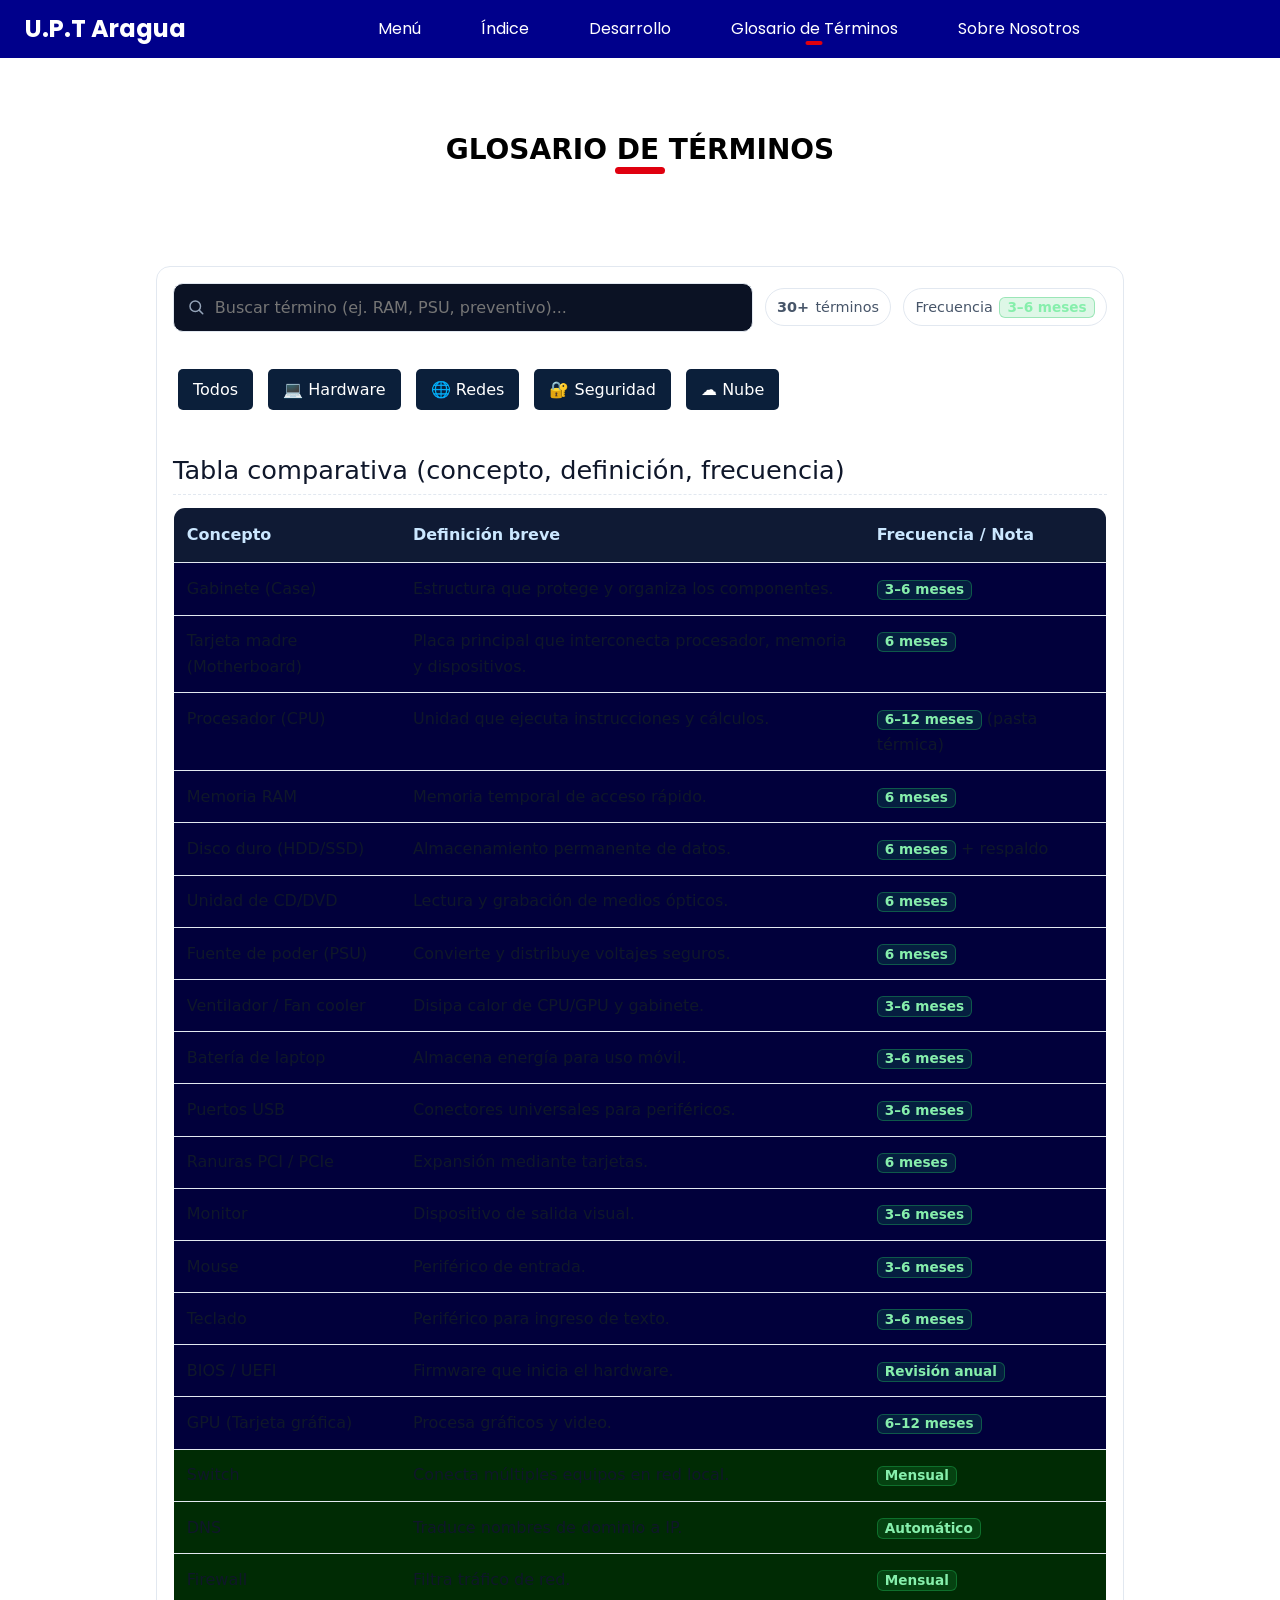
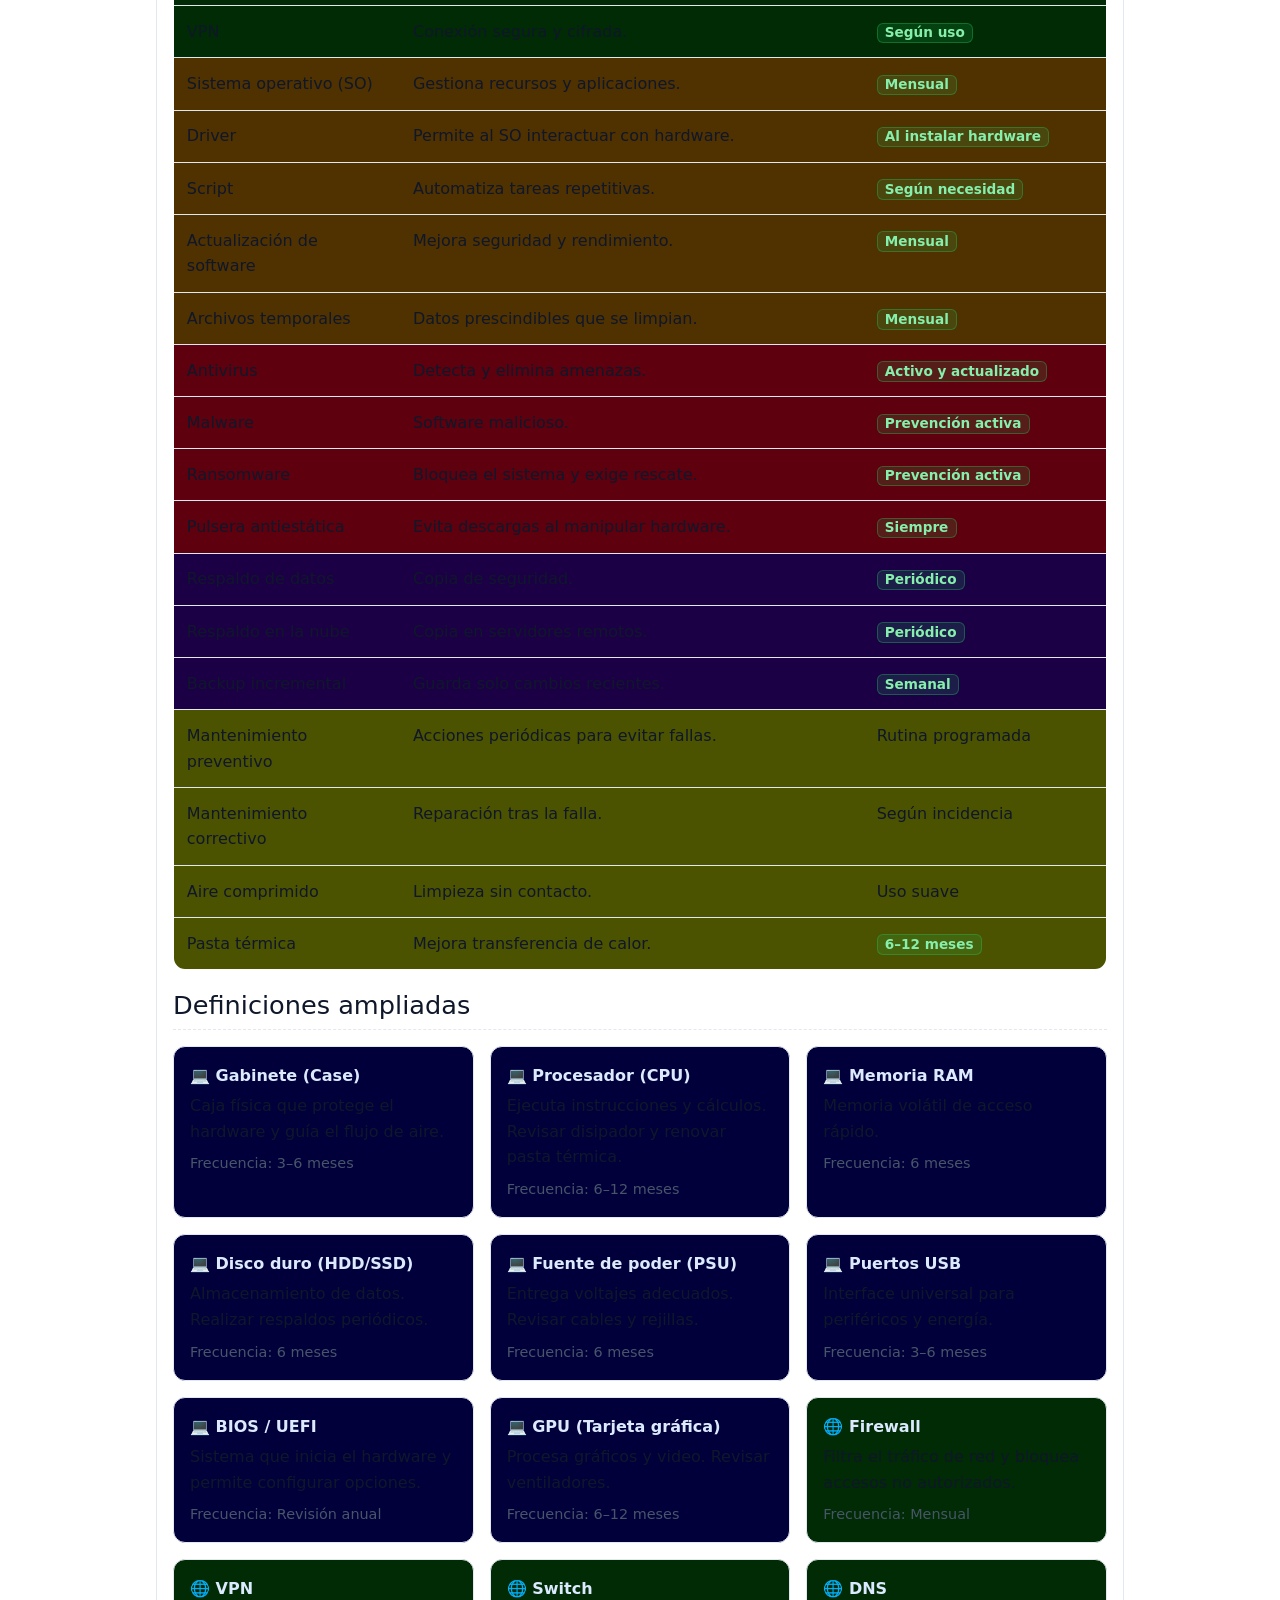
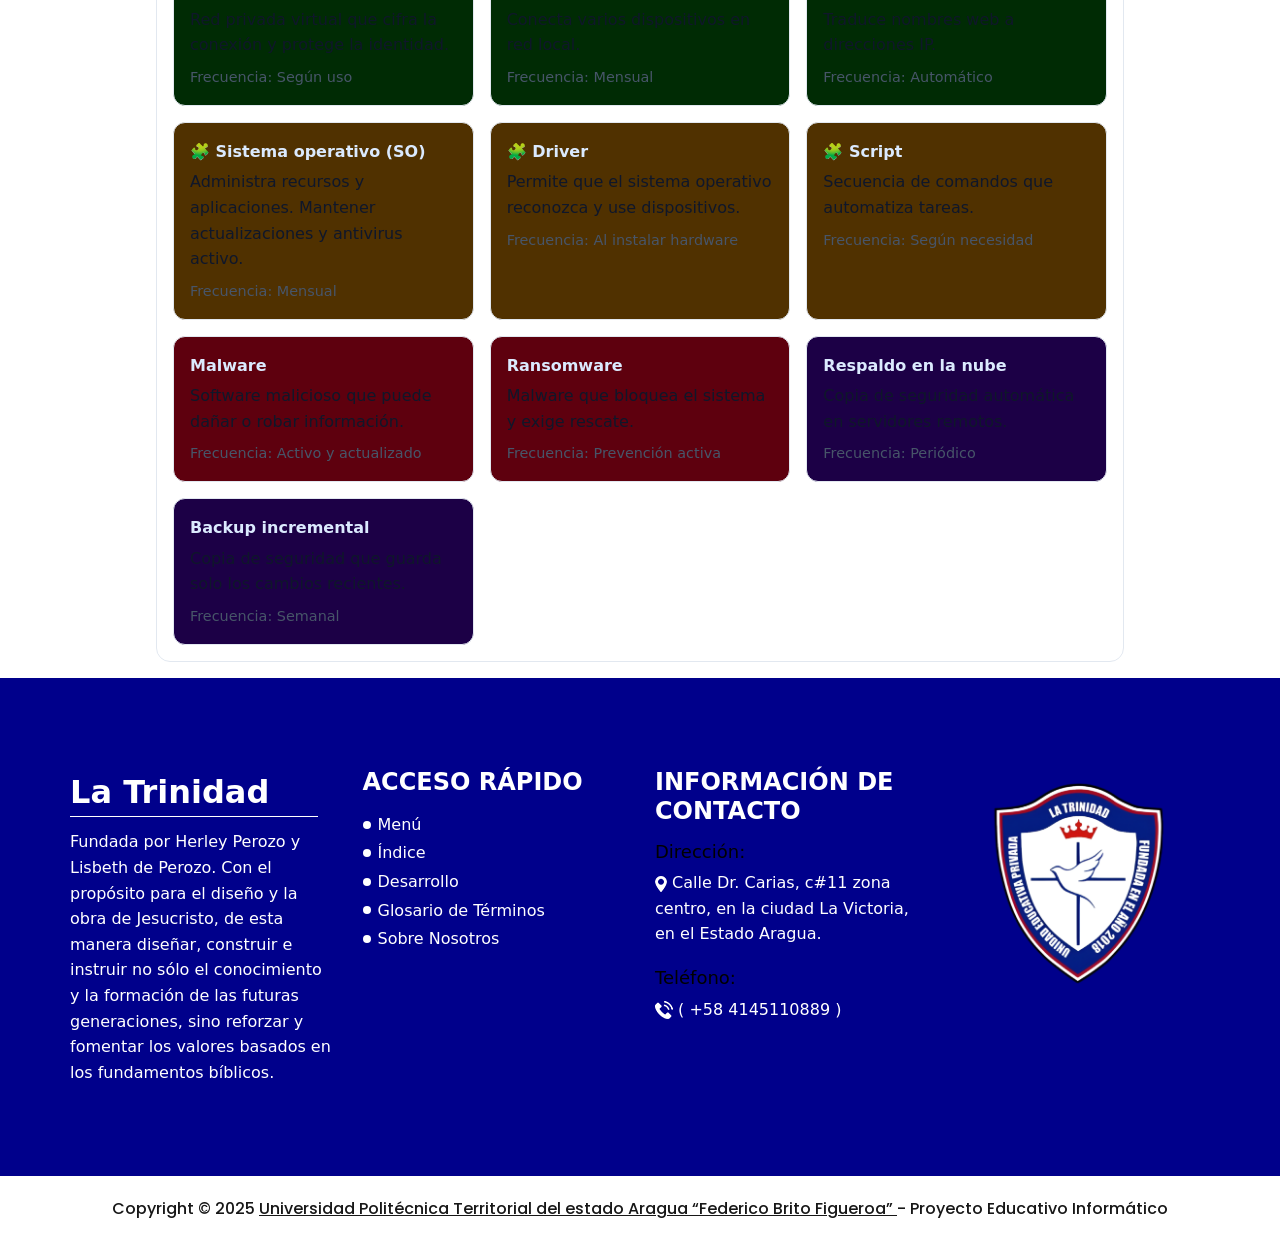
<file: glosario.html>
<!DOCTYPE html>
<html>

<head>
  <!-- Basic -->
  <meta charset="utf-8" />
  <meta http-equiv="X-UA-Compatible" content="IE=edge" />
  <!-- Mobile Metas -->
  <meta name="viewport" content="width=device-width, initial-scale=1, shrink-to-fit=no" />
  <!-- Site Metas -->
  <meta name="keywords" content="" />
  <meta name="description" content="" />
  <meta name="author" content="" />

  <title>Glosario</title>

  <!-- slider stylesheet -->
  <link rel="stylesheet" type="text/css"
    href="https://cdnjs.cloudflare.com/ajax/libs/OwlCarousel2/2.1.3/assets/owl.carousel.min.css" />

  <!-- bootstrap core css -->
  <link rel="stylesheet" type="text/css" href="css/bootstrap.css" />

  <!-- fonts style -->
  <link href="https://fonts.googleapis.com/css?family=Poppins:400,700|Roboto:400,700&display=swap" rel="stylesheet">
  <!-- Custom styles for this template -->
  <link href="css/glosario.css" rel="stylesheet" />
  <!-- responsive style -->
  <link href="css/responsive.css" rel="stylesheet" />
</head>

<body>
  <div class="hero_area">
    <!-- header section strats -->
    <header class="header_section">
      <div class="container-fluid">
        <nav class="navbar navbar-expand-lg custom_nav-container ">
          <a class="navbar-brand" href="http://www.upta.edu.ve/">
            <span>
              U.P.T Aragua
            </span>
          </a>
          <button class="navbar-toggler ml-auto" type="button" data-toggle="collapse"
            data-target="#navbarSupportedContent" aria-controls="navbarSupportedContent" aria-expanded="false"
            aria-label="Toggle navigation">
            <span class="navbar-toggler-icon"></span>
          </button>

          <div class="collapse navbar-collapse" id="navbarSupportedContent">
            <div class="d-flex mx-auto flex-column flex-lg-row align-items-center">
              <ul class="navbar-nav  ">
                <li class="nav-item ">
                  <a class="nav-link" href="index.html">Menú <span class="sr-only">(current)</span></a>
                </li>
                <li class="nav-item">
                  <a class="nav-link" href="indice.html"> Índice </a>
                </li>
                <li class="nav-item">
                  <a class="nav-link" href="desarrollo.html"> Desarrollo </a>
                </li>
                <li class="nav-item active">
                  <a class="nav-link" href="glosario.html">Glosario de Términos</a>
                </li>
                <li class="nav-item">
                  <a class="nav-link" href="Nosotros.html">Sobre Nosotros</a>
                </li>
              </ul>
            </div>
          </div>
        </nav>
      </div>
    </header>
    <!-- end header section -->
  </div>

  <!-- contact section -->

  <section class="contact_section layout_padding">
    <div class="custom_heading-container">
      <h3 class=" ">
        Glosario de Términos
      </h3>
      <div>
    </div>
    
  </section>

  <!-- end contact section -->
<body>
 <header class="glosario-header">
</header>
  <main>
    <section class="panel" aria-labelledby="buscador">
      <div class="toolbar">
        <div class="search" role="search">
          <svg width="18" height="18" viewBox="0 0 24 24" fill="none" aria-hidden="true">
            <path stroke="#94a3b8" stroke-width="2" stroke-linecap="round" stroke-linejoin="round"
                  d="M21 21l-4.2-4.2M11 18a7 7 0 1 0 0-14 7 7 0 0 0 0 14Z" />
          </svg>
          <input id="q" type="search" placeholder="Buscar término (ej. RAM, PSU, preventivo)..." autocomplete="off" />
        </div>
        <span class="tag" title="Total de términos"><strong>30+</strong> términos</span>
        <span class="tag" title="Frecuencia sugerida">Frecuencia <span class="badge">3–6 meses</span></span>
    
        <div class="filters">
  <button data-filter="all">Todos</button>
  <button data-filter="hardware">💻 Hardware</button>
  <button data-filter="redes">🌐 Redes</button>
  <button data-filter="seguridad">🔐 Seguridad</button>
  <button data-filter="nube">☁️ Nube</button>
</div>
      </div>

      <h2 id="tabla">Tabla comparativa (concepto, definición, frecuencia)</h2>
      <div class="table-wrap" role="region" aria-label="Glosario comparativo">
       <table id="glossary-table">
  <thead>
    <tr>
      <th>Concepto</th>
      <th>Definición breve</th>
      <th>Frecuencia / Nota</th>
    </tr>
  </thead>
  <tbody>
    <!-- 💻 Hardware -->
    <tr class="cat-hardware"><td>Gabinete (Case)</td><td>Estructura que protege y organiza los componentes.</td><td><span class="badge">3–6 meses</span></td></tr>
    <tr class="cat-hardware"><td>Tarjeta madre (Motherboard)</td><td>Placa principal que interconecta procesador, memoria y dispositivos.</td><td><span class="badge">6 meses</span></td></tr>
    <tr class="cat-hardware"><td>Procesador (CPU)</td><td>Unidad que ejecuta instrucciones y cálculos.</td><td><span class="badge">6–12 meses</span> (pasta térmica)</td></tr>
    <tr class="cat-hardware"><td>Memoria RAM</td><td>Memoria temporal de acceso rápido.</td><td><span class="badge">6 meses</span></td></tr>
    <tr class="cat-hardware"><td>Disco duro (HDD/SSD)</td><td>Almacenamiento permanente de datos.</td><td><span class="badge">6 meses</span> + respaldo</td></tr>
    <tr class="cat-hardware"><td>Unidad de CD/DVD</td><td>Lectura y grabación de medios ópticos.</td><td><span class="badge">6 meses</span></td></tr>
    <tr class="cat-hardware"><td>Fuente de poder (PSU)</td><td>Convierte y distribuye voltajes seguros.</td><td><span class="badge">6 meses</span></td></tr>
    <tr class="cat-hardware"><td>Ventilador / Fan cooler</td><td>Disipa calor de CPU/GPU y gabinete.</td><td><span class="badge">3–6 meses</span></td></tr>
    <tr class="cat-hardware"><td>Batería de laptop</td><td>Almacena energía para uso móvil.</td><td><span class="badge">3–6 meses</span></td></tr>
    <tr class="cat-hardware"><td>Puertos USB</td><td>Conectores universales para periféricos.</td><td><span class="badge">3–6 meses</span></td></tr>
    <tr class="cat-hardware"><td>Ranuras PCI / PCIe</td><td>Expansión mediante tarjetas.</td><td><span class="badge">6 meses</span></td></tr>
    <tr class="cat-hardware"><td>Monitor</td><td>Dispositivo de salida visual.</td><td><span class="badge">3–6 meses</span></td></tr>
    <tr class="cat-hardware"><td>Mouse</td><td>Periférico de entrada.</td><td><span class="badge">3–6 meses</span></td></tr>
    <tr class="cat-hardware"><td>Teclado</td><td>Periférico para ingreso de texto.</td><td><span class="badge">3–6 meses</span></td></tr>
    <tr class="cat-hardware"><td>BIOS / UEFI</td><td>Firmware que inicia el hardware.</td><td><span class="badge">Revisión anual</span></td></tr>
    <tr class="cat-hardware"><td>GPU (Tarjeta gráfica)</td><td>Procesa gráficos y video.</td><td><span class="badge">6–12 meses</span></td></tr>

    <!-- 🌐 Redes -->
    <tr class="cat-redes"><td>Switch</td><td>Conecta múltiples equipos en red local.</td><td><span class="badge">Mensual</span></td></tr>
    <tr class="cat-redes"><td>DNS</td><td>Traduce nombres de dominio a IP.</td><td><span class="badge">Automático</span></td></tr>
    <tr class="cat-redes"><td>Firewall</td><td>Filtra tráfico de red.</td><td><span class="badge">Mensual</span></td></tr>
    <tr class="cat-redes"><td>VPN</td><td>Conexión segura y cifrada.</td><td><span class="badge">Según uso</span></td></tr>

    <!-- 🧩 Software -->
    <tr class="cat-software"><td>Sistema operativo (SO)</td><td>Gestiona recursos y aplicaciones.</td><td><span class="badge">Mensual</span></td></tr>
    <tr class="cat-software"><td>Driver</td><td>Permite al SO interactuar con hardware.</td><td><span class="badge">Al instalar hardware</span></td></tr>
    <tr class="cat-software"><td>Script</td><td>Automatiza tareas repetitivas.</td><td><span class="badge">Según necesidad</span></td></tr>
    <tr class="cat-software"><td>Actualización de software</td><td>Mejora seguridad y rendimiento.</td><td><span class="badge">Mensual</span></td></tr>
    <tr class="cat-software"><td>Archivos temporales</td><td>Datos prescindibles que se limpian.</td><td><span class="badge">Mensual</span></td></tr>

    <!-- 🔐 Seguridad -->
    <tr class="cat-seguridad"><td>Antivirus</td><td>Detecta y elimina amenazas.</td><td><span class="badge">Activo y actualizado</span></td></tr>
    <tr class="cat-seguridad"><td>Malware</td><td>Software malicioso.</td><td><span class="badge">Prevención activa</span></td></tr>
    <tr class="cat-seguridad"><td>Ransomware</td><td>Bloquea el sistema y exige rescate.</td><td><span class="badge">Prevención activa</span></td></tr>
    <tr class="cat-seguridad"><td>Pulsera antiestática</td><td>Evita descargas al manipular hardware.</td><td><span class="badge">Siempre</span></td></tr>

    <!-- ☁️ Nube -->
    <tr class="cat-nube"><td>Respaldo de datos</td><td>Copia de seguridad.</td><td><span class="badge">Periódico</span></td></tr>
    <tr class="cat-nube"><td>Respaldo en la nube</td><td>Copia en servidores remotos.</td><td><span class="badge">Periódico</span></td></tr>
    <tr class="cat-nube"><td>Backup incremental</td><td>Guarda solo cambios recientes.</td><td><span class="badge">Semanal</span></td></tr>

    <!-- 🛠 Mantenimiento -->
    <tr class="cat-mantenimiento"><td>Mantenimiento preventivo</td><td>Acciones periódicas para evitar fallas.</td><td>Rutina programada</td></tr>
    <tr class="cat-mantenimiento"><td>Mantenimiento correctivo</td><td>Reparación tras la falla.</td><td>Según incidencia</td></tr>
    <tr class="cat-mantenimiento"><td>Aire comprimido</td><td>Limpieza sin contacto.</td><td>Uso suave</td></tr>
    <tr class="cat-mantenimiento"><td>Pasta térmica</td><td>Mejora transferencia de calor.</td><td><span class="badge">6–12 meses</span></td></tr>
  </tbody>
</table>
      </div>

      <h2 id="detalle">Definiciones ampliadas</h2>
      <div class="grid" id="cards">
        <!-- Ejemplos de tarjetas (se filtran junto con la tabla) -->
<!-- 💻 Hardware -->
<article class="card cat-hardware" data-term="gabinete case">
  <div class="term">Gabinete (Case)</div>
  <p class="desc">Caja física que protege el hardware y guía el flujo de aire.</p>
  <div class="meta">Frecuencia: 3–6 meses</div>
</article>

<article class="card cat-hardware" data-term="cpu procesador pasta termica disipador">
  <div class="term">Procesador (CPU)</div>
  <p class="desc">Ejecuta instrucciones y cálculos. Revisar disipador y renovar pasta térmica.</p>
  <div class="meta">Frecuencia: 6–12 meses</div>
</article>

<article class="card cat-hardware" data-term="ram memoria">
  <div class="term">Memoria RAM</div>
  <p class="desc">Memoria volátil de acceso rápido.</p>
  <div class="meta">Frecuencia: 6 meses</div>
</article>

<article class="card cat-hardware" data-term="hdd ssd disco respaldo almacenamiento">
  <div class="term">Disco duro (HDD/SSD)</div>
  <p class="desc">Almacenamiento de datos. Realizar respaldos periódicos.</p>
  <div class="meta">Frecuencia: 6 meses</div>
</article>

<article class="card cat-hardware" data-term="psu fuente poder voltajes energia">
  <div class="term">Fuente de poder (PSU)</div>
  <p class="desc">Entrega voltajes adecuados. Revisar cables y rejillas.</p>
  <div class="meta">Frecuencia: 6 meses</div>
</article>

<article class="card cat-hardware" data-term="usb puertos perifericos datos">
  <div class="term">Puertos USB</div>
  <p class="desc">Interface universal para periféricos y energía.</p>
  <div class="meta">Frecuencia: 3–6 meses</div>
</article>

<article class="card cat-hardware" data-term="bios uefi firmware arranque">
  <div class="term">BIOS / UEFI</div>
  <p class="desc">Sistema que inicia el hardware y permite configurar opciones.</p>
  <div class="meta">Frecuencia: Revisión anual</div>
</article>

<article class="card cat-hardware" data-term="gpu tarjeta grafica video">
  <div class="term">GPU (Tarjeta gráfica)</div>
  <p class="desc">Procesa gráficos y video. Revisar ventiladores.</p>
  <div class="meta">Frecuencia: 6–12 meses</div>
</article>


<!-- 🌐 Redes -->
<article class="card cat-redes" data-term="firewall seguridad red">
  <div class="term">Firewall</div>
  <p class="desc">Filtra el tráfico de red y bloquea accesos no autorizados.</p>
  <div class="meta">Frecuencia: Mensual</div>
</article>

<article class="card cat-redes" data-term="vpn privacidad cifrado">
  <div class="term">VPN</div>
  <p class="desc">Red privada virtual que cifra la conexión y protege la identidad.</p>
  <div class="meta">Frecuencia: Según uso</div>
</article>

<article class="card cat-redes" data-term="switch red ethernet">
  <div class="term">Switch</div>
  <p class="desc">Conecta varios dispositivos en red local.</p>
  <div class="meta">Frecuencia: Mensual</div>
</article>

<article class="card cat-redes" data-term="dns dominio ip">
  <div class="term">DNS</div>
  <p class="desc">Traduce nombres web a direcciones IP.</p>
  <div class="meta">Frecuencia: Automático</div>
</article>



<!-- 🧩 Software -->
<article class="card cat-software" data-term="so sistema operativo windows macos antivirus actualizaciones">
  <div class="term">Sistema operativo (SO)</div>
  <p class="desc">Administra recursos y aplicaciones. Mantener actualizaciones y antivirus activo.</p>
  <div class="meta">Frecuencia: Mensual</div>
</article>

<article class="card cat-software" data-term="driver controlador hardware">
  <div class="term">Driver</div>
  <p class="desc">Permite que el sistema operativo reconozca y use dispositivos.</p>
  <div class="meta">Frecuencia: Al instalar hardware</div>
</article>

<article class="card cat-software" data-term="script automatizacion comandos">
  <div class="term">Script</div>
  <p class="desc">Secuencia de comandos que automatiza tareas.</p>
  <div class="meta">Frecuencia: Según necesidad</div>
</article>



<!-- 🔐 Seguridad -->
<article class="card cat-seguridad" data-term="malware virus troyano spyware">
  <div class="term">Malware</div>
  <p class="desc">Software malicioso que puede dañar o robar información.</p>
  <div class="meta">Frecuencia: Activo y actualizado</div>
</article>

<article class="card cat-seguridad" data-term="ransomware malware seguridad">
  <div class="term">Ransomware</div>
  <p class="desc">Malware que bloquea el sistema y exige rescate.</p>
  <div class="meta">Frecuencia: Prevención activa</div>
</article>



<!-- ☁️ Nube -->
<article class="card cat-nube" data-term="nube respaldo seguridad">
  <div class="term">Respaldo en la nube</div>
  <p class="desc">Copia de seguridad automática en servidores remotos.</p>
  <div class="meta">Frecuencia: Periódico</div>
</article>

<article class="card cat-nube" data-term="backup incremental respaldo nube">
  <div class="term">Backup incremental</div>
  <p class="desc">Copia de seguridad que guarda solo los cambios recientes.</p>
  <div class="meta">Frecuencia: Semanal</div>
</article>
      </div>
    </section>
  </main>



  <!-- Búsqueda simple: filtra filas de tabla y tarjetas -->
<script>
  const buttons = document.querySelectorAll('.filters button');
  const rows = document.querySelectorAll('#glossary-table tbody tr');
  const cards = document.querySelectorAll('#cards .card');

  buttons.forEach(btn => {
    btn.addEventListener('click', () => {
      const filter = btn.getAttribute('data-filter');

      // Filtrar filas de la tabla
      rows.forEach(row => {
        if (filter === 'all' || row.classList.contains('cat-' + filter)) {
          row.style.display = '';
        } else {
          row.style.display = 'none';
        }
      });

      // Filtrar tarjetas
      cards.forEach(card => {
        if (filter === 'all' || card.classList.contains('cat-' + filter)) {
          card.style.display = '';
        } else {
          card.style.display = 'none';
        }
      });
    });
  });
</script>
</body>



  <!-- info section -->
  <section class="info_section layout_padding">
  <div class="container">
    <div class="row">
      <!-- Columna 1 -->
      <div class="col-md-3">
        <div class="info-logo">
          <h2>La Trinidad</h2>
          <p>
            Fundada por Herley Perozo y Lisbeth de Perozo. Con el propósito para el diseño y la obra de Jesucristo, de esta manera diseñar, construir e instruir no sólo el conocimiento y la formación de las futuras generaciones, sino reforzar y fomentar los valores basados en los fundamentos bíblicos.
          </p>
        </div>
      </div>

      <!-- Columna 2 -->
      <div class="col-md-3">
        <div class="info-nav">
          <h4>Acceso rápido</h4>
          <ul>
            <li><a href="index.html">Menú</a></li>
            <li><a href="indice.html">Índice</a></li>
            <li><a href="desarrollo.html">Desarrollo</a></li>
            <li><a href="glosario.html">Glosario de Términos</a></li>
            <li><a href="Nosotros.html">Sobre Nosotros</a></li>
          </ul>
        </div>
      </div>

      <!-- Columna 3 -->
      <div class="col-md-3">
        <div class="info-contact">
          <h4>Información de contacto</h4>
          <div class="location">
            <h6>Dirección:</h6>
            <a href="https://www.google.com/maps/place/Unidad+Educativa+Privada+La+Trinidad./data=!4m7!3m6!1s0x8c2a9f4b4aa72825:0xe8ad0bc97438cda9!8m2!3d10.2293745!4d-67.3373335!16s%2Fg%2F11rd8xh2xk!19sChIJJSinSkufKowRqc04dMkLreg?authuser=0&hl=es&rclk=1">
              <img src="images/location.png" alt="">
              <span>Calle Dr. Carias, c#11 zona centro, en la ciudad La Victoria, en el Estado Aragua.</span>
            </a>
          </div>
          <div class="call">
            <h6>Teléfono:</h6>
            <a href="">
              <img src="images/telephone.png" alt="">
              <span>( +58 4145110889 )</span>
            </a>
          </div>
        </div>
      </div>

      <!-- Columna 4: Logo -->
      <div class="col-md-3">
        <div class="info-logo-img">
          <img src="images/Sinfondo.png" alt="Logo La Trinidad" class="logo-footer">
        </div>
      </div>
    </div>
  </div>
</section>



    <!-- end info_section -->

    <!-- footer section -->
  <section class="container-fluid footer_section">
  <p>
    Copyright &copy; 2025 
    <a href="http://www.upta.edu.ve/" target="_blank" style="color: inherit; text-decoration: underline;">
      Universidad Politécnica Territorial del estado Aragua “Federico Brito Figueroa”
    </a> 
    - Proyecto Educativo Informático
  </p>
</section>
  <!-- footer section -->

  <script type="text/javascript" src="js/jquery-3.4.1.min.js"></script>
  <script type="text/javascript" src="js/bootstrap.js"></script>
</body>

</html>
</file>
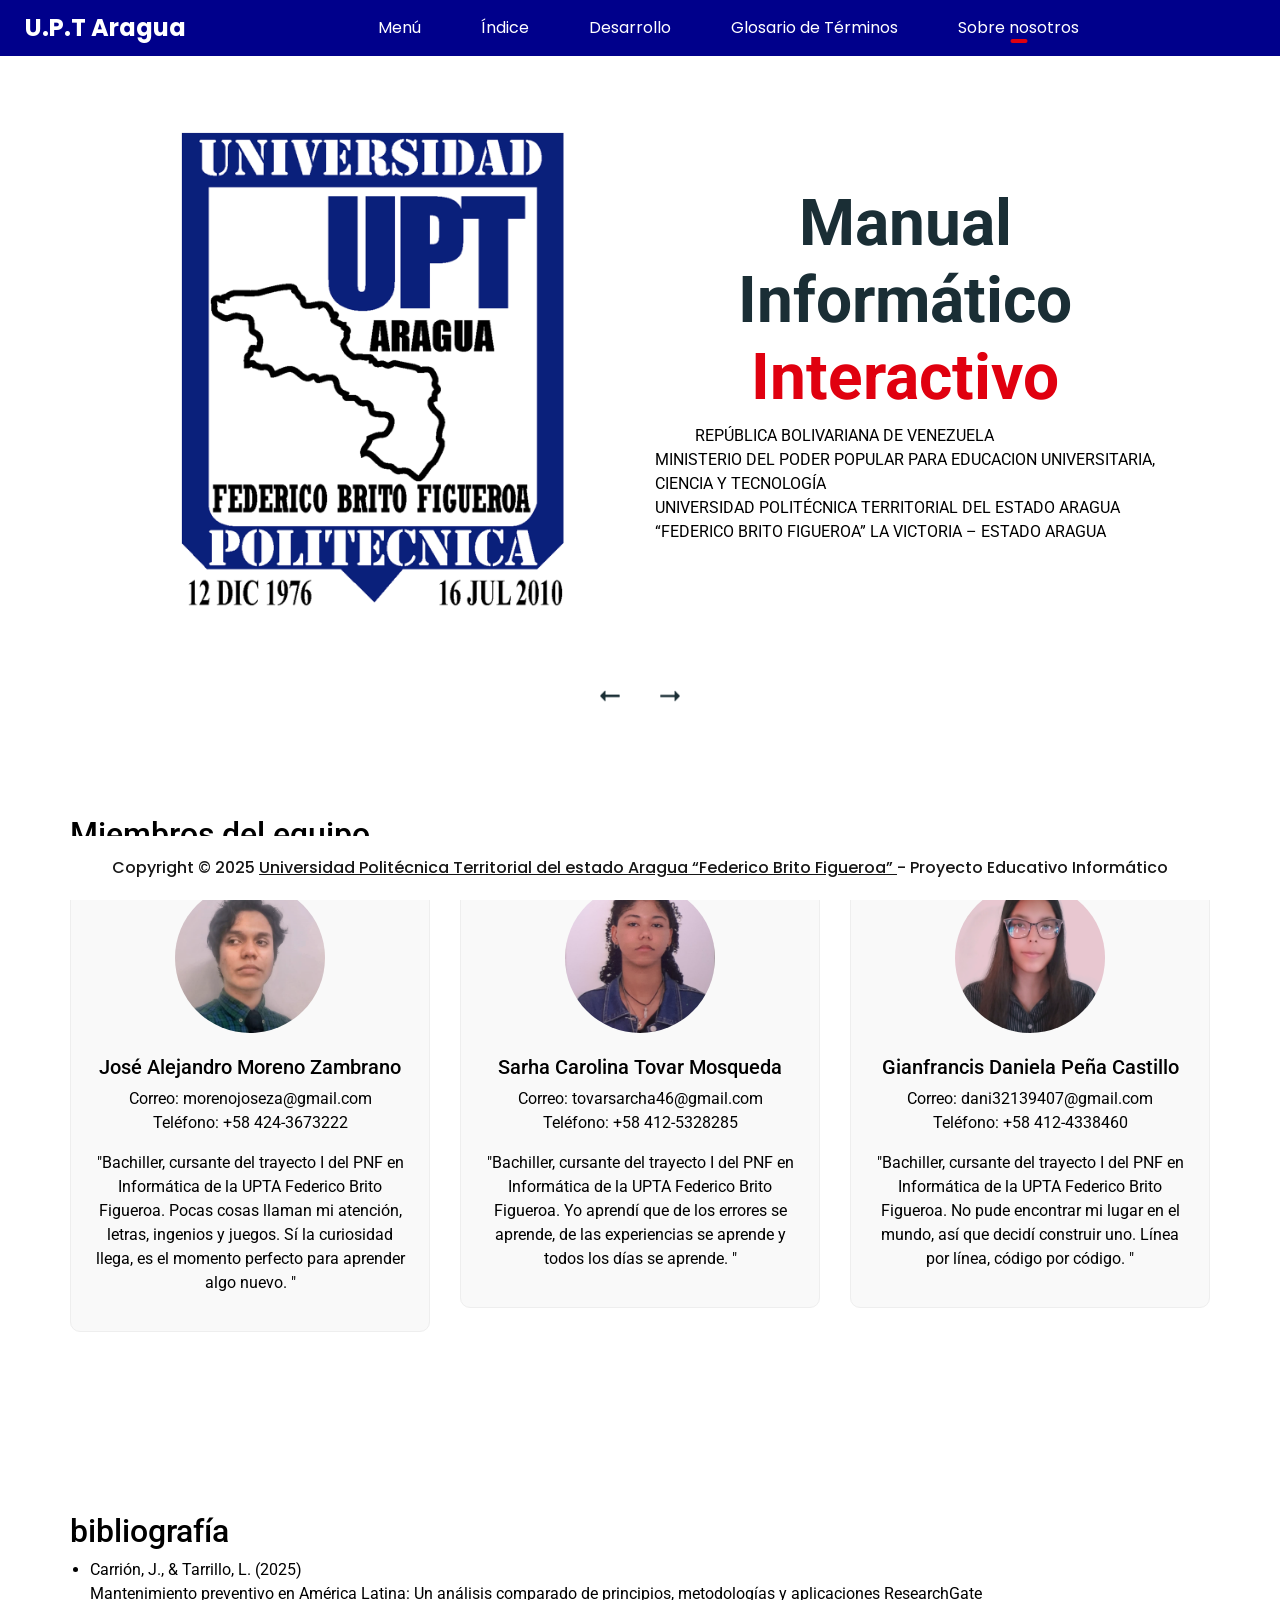
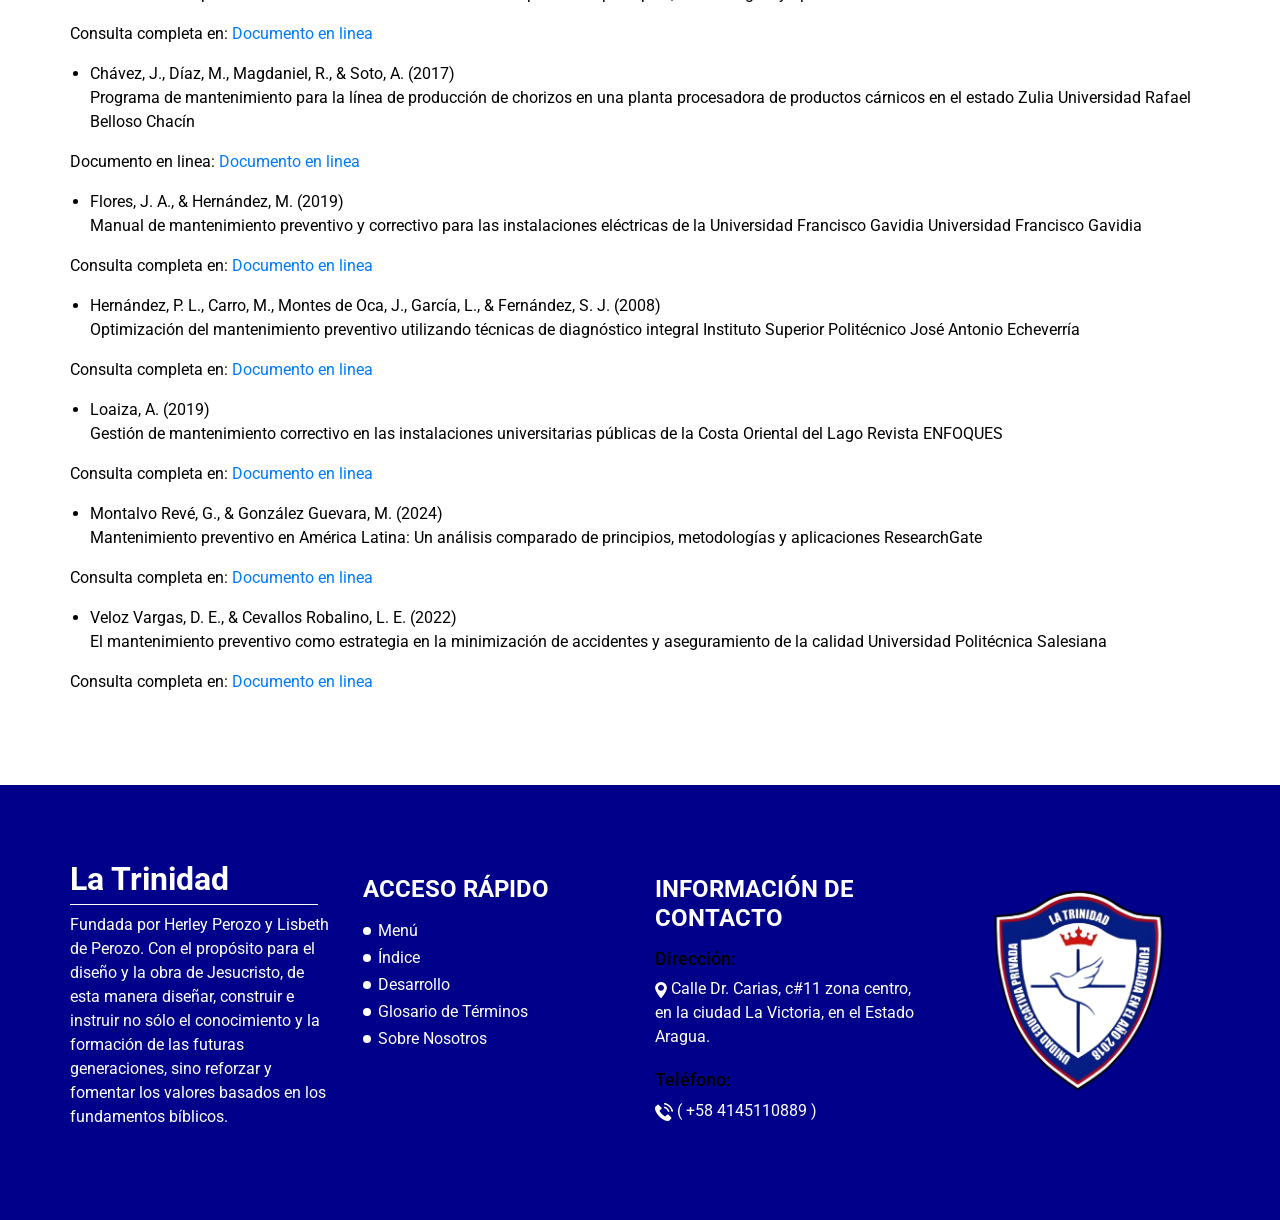
<file: Grupo.html>
<!DOCTYPE html>
<html>

<head>
  <!-- Basic -->
  <meta charset="utf-8" />
  <meta http-equiv="X-UA-Compatible" content="IE=edge" />
  <!-- Mobile Metas -->
  <meta name="viewport" content="width=device-width, initial-scale=1, shrink-to-fit=no" />
  <!-- Site Metas -->
  <meta name="keywords" content="" />
  <meta name="description" content="" />
  <meta name="author" content="" />

  <title>Sobre Nosotros</title>

  <!-- slider stylesheet -->
  <link rel="stylesheet" type="text/css"
    href="https://cdnjs.cloudflare.com/ajax/libs/OwlCarousel2/2.1.3/assets/owl.carousel.min.css" />

  <!-- bootstrap core css -->
  <link rel="stylesheet" type="text/css" href="css/bootstrap.css" />

  <!-- fonts style -->
  <link href="https://fonts.googleapis.com/css?family=Poppins:400,700|Roboto:400,700&display=swap" rel="stylesheet">
  <!-- Custom styles for this template -->
  <link href="css/style.css" rel="stylesheet" />
  <!-- responsive style -->
  <link href="css/responsive.css" rel="stylesheet" />
</head>

<body>
  <div class="hero_area">
    <!-- header section strats -->
    <header class="header_section">
      <div class="container-fluid">
        <nav class="navbar navbar-expand-lg custom_nav-container ">
          <a class="navbar-brand" href="http://www.upta.edu.ve/">
            <span>
              U.P.T Aragua
            </span>
          </a>
          <button class="navbar-toggler ml-auto" type="button" data-toggle="collapse"
            data-target="#navbarSupportedContent" aria-controls="navbarSupportedContent" aria-expanded="false"
            aria-label="Toggle navigation">
            <span class="navbar-toggler-icon"></span>
          </button>

          <div class="collapse navbar-collapse" id="navbarSupportedContent">
            <div class="d-flex mx-auto flex-column flex-lg-row align-items-center">
              <ul class="navbar-nav  ">
                <li class="nav-item">
                  <a class="nav-link" href="index.html">Menú <span class="sr-only">(current)</span></a>
                </li>
                <li class="nav-item">
                  <a class="nav-link" href="indice.html"> Índice </a>
                </li>
                <li class="nav-item">
                  <a class="nav-link" href="desarrollo.html"> Desarrollo </a>
                </li>
                <li class="nav-item">
                  <a class="nav-link" href="glosario.html">Glosario de Términos</a>
                </li>
                <li class="nav-item active">
                  <a class="nav-link" href="Nosotros.html">Sobre nosotros</a>
                </li>
              </ul>
            </div>
          </div>
        </nav>
      </div>
    </header>
    <!-- end header section -->
    <!-- slider section -->
    <section class=" slider_section position-relative">
      <div id="carouselExampleControls" class="carousel slide" data-ride="carousel">
        <div class="carousel-inner">
          <div class="carousel-item active">
            <div class="slider_item-box layout_padding2">
              <div class="container">
                <div class="row">
                  <div class="col-md-6">
                    <div class="img-box">
                      <div>
                        <img src="images/Logoo.png" alt="" class="" />
                      </div>
                    </div>
                  </div>
                  <div class="col-md-6">
                    <div class="detail-box">
                      <div>
                        <h1>
                          Manual <br>
                          Informático <br>
                          <span>
                            Interactivo
                          </span>
                        </h1>
                        <p>
  REPÚBLICA BOLIVARIANA DE VENEZUELA  <br>
MINISTERIO DEL PODER POPULAR PARA EDUCACION UNIVERSITARIA, CIENCIA Y 
TECNOLOGÍA <br>
UNIVERSIDAD POLITÉCNICA TERRITORIAL DEL ESTADO ARAGUA <br>
“FEDERICO BRITO FIGUEROA” 
LA VICTORIA – ESTADO ARAGUA
</p>
                      </div>
                    </div>
                  </div>
                </div>
              </div>
            </div>
          </div>
          <div class="carousel-item ">
            <div class="slider_item-box layout_padding2">
              <div class="container">
                <div class="row">
                  <div class="col-md-6">
                    <div class="img-box">
                      <div>
                        <img src="images/logo2.jpg" alt="" class="" />
                      </div>
                    </div>
                  </div>
                  <div class="col-md-6">
                    <div class="detail-box">
                      <div>
                        <h1>
                          Manual <br>
                          Informático <br>
                          <span>
                            Interactivo
                          </span>
                        </h1>
                        <p>
                          EJECUCIÓN DE MANTENIMIENTO PREVENTIVO DE HARDWARE Y CORRECTIVO DE SOFTWARE A LOS EQUIPOS A LOS EQUIPOS DE COMPUTACIÓN 
                          DE LA U.E.P "LA TRINIDAD" UBICADA EN LA VICTORIA-ESTADO ARAGUA.
                        </p>
                      </div>
                    </div>
                  </div>
                </div>
              </div>
            </div>
          </div>
          </div>
          <div class="custom_carousel-control">
            <a class="carousel-control-prev" href="#carouselExampleControls" role="button" data-slide="prev">
              <span class="sr-only">Previous</span>
            </a>
            <a class="carousel-control-next" href="#carouselExampleControls" role="button" data-slide="next">
              <span class="sr-only">Next</span>
            </a>
          </div>
        </div>
      </div>
    </section>
    <!-- end slider section -->

<!-- equipo section -->
 <section id="equipo">
<section class="team_section layout_padding">
  <div class="container">
    <div class="heading_container">
      <h2>Miembros del equipo</h2>
    </div>
    <div class="row">
      <!-- Miembro 1 -->
      <div class="col-md-4">
        <div class="box">
          <div class="img-box">
            <img src="images/alejandro.png" alt="Miembro 1" class="img-fluid rounded-circle">
          </div>
          <div class="detail-box">
            <h5>José Alejandro Moreno Zambrano</h5>
            <p>Correo: morenojoseza@gmail.com <br>Teléfono: +58 424-3673222</p>
            <blockquote class="team-quote">"Bachiller, cursante del trayecto I del PNF en Informática de la UPTA Federico Brito Figueroa.
Pocas cosas llaman mi atención, letras, ingenios y juegos. Sí la curiosidad llega, es el momento perfecto para aprender algo nuevo.
"</blockquote>
          </div>
        </div>
      </div>
      <!-- Miembro 2 -->
      <div class="col-md-4">
        <div class="box">
          <div class="img-box">
            <img src="images/sarha.png" alt="Miembro 2" class="img-fluid rounded-circle">
          </div>
          <div class="detail-box">
            <h5>Sarha Carolina Tovar Mosqueda</h5>
            <p>Correo: tovarsarcha46@gmail.com<br>Teléfono: +58 412-5328285</p>
            <blockquote class="team-quote">"Bachiller, cursante del trayecto I del PNF en Informática de la UPTA Federico Brito Figueroa.
Yo aprendí que de los errores se aprende, de las experiencias se aprende y todos los días se aprende.
"</blockquote>
          </div>
        </div>
      </div>
      <!-- Miembro 3 -->
      <div class="col-md-4">
        <div class="box">
          <div class="img-box">
            <img src="images/gianfrancis.png" alt="Miembro 3" class="img-fluid rounded-circle">
          </div>
          <div class="detail-box">
            <h5>Gianfrancis Daniela Peña Castillo</h5>
            <p>Correo: dani32139407@gmail.com<br>Teléfono: +58 412-4338460</p>
            <blockquote class="team-quote">"Bachiller, cursante del trayecto I del PNF en Informática de la UPTA Federico Brito Figueroa.
No pude encontrar mi lugar en el mundo, así que decidí construir uno. Línea por línea, código por código.
"</blockquote>
          </div>
        </div>
      </div>
    </div>
  </div>
</section>
<!-- end equipo section -->

<!-- bibliografía section -->
<!-- bibliografía section -->
 <section id="bibliografia">
<section class="bibliografia_section layout_padding">
  <div class="container">
    <div class="heading_container">
      <h2>bibliografía</h2>
    </div>
    <div class="row">
      <div class="col-12">
        <ul>
          <li>Carrión, J., & Tarrillo, L. (2025)</li>
          <p>Mantenimiento preventivo en América Latina: Un análisis comparado de principios, metodologías y aplicaciones ResearchGate </p></li>
        </ul>
        <p>Consulta completa en:  
          <a href="https://www.researchgate.net/publication/393313924_Mantenimiento_Preventivo
_en_America_Latina_Un_analisis_comparado_de_principios_metodologias_y_ap licaciones/fulltext/6865575b39c358351206307e/Mantenimiento-Preventivo-en- America-Latina-Un-analisis-comparado-de-principios-metodologias-y- aplicaciones.pdf
" target="_blank">Documento en linea</a>
        </p>
          <ul>
          <li>Chávez, J., Díaz, M., Magdaniel, R., & Soto, A. (2017)</li>
          <p>Programa de mantenimiento para la línea de producción de chorizos en una planta procesadora de productos cárnicos en el estado Zulia Universidad Rafael Belloso Chacín </p></li>
        </ul>
        <p>Documento en linea:  
          <a href="https://virtual.urbe.edu/tesispub/0107360/cap02.pdf" target="_blank">Documento en linea</a>
        </p>
          <ul>
          <li>Flores, J. A., & Hernández, M. (2019) </li>
          <p>Manual de mantenimiento preventivo y correctivo para las instalaciones eléctricas de la Universidad Francisco Gavidia Universidad Francisco Gavidia </p></li>
        </ul>
        <p>Consulta completa en:  
          <a href="https://ri.ufg.edu.sv/jspui/bitstream/11592/6503/1/Manual%20de%20mantenimien to%20preventivo%20y%20correctivo.pdf
" target="_blank">Documento en linea</a>
        </p>
          <ul>
          <li>Hernández, P. L., Carro, M., Montes de Oca, J., García, L., & Fernández, S. J. (2008)</li>
          <p>Optimización del mantenimiento preventivo utilizando técnicas de diagnóstico integral Instituto Superior Politécnico José Antonio Echeverría  </p></li>
        </ul>
        <p>Consulta completa en:  
          <a href="https://www.redalyc.org/pdf/3291/329127758005.pdf
" target="_blank">Documento en linea</a>
        </p>
          <ul>
          <li>Loaiza, A. (2019)</li>
          <p>Gestión de mantenimiento correctivo en las instalaciones universitarias públicas de la Costa Oriental del Lago Revista ENFOQUES  </p></li>
        </ul>
        <p>Consulta completa en:  
          <a href="https://www.redalyc.org/journal/6219/621964639002/html/
" target="_blank">Documento en linea</a>
        </p>
          <ul>
          <li>Montalvo Revé, G., & González Guevara, M. (2024) </li>
          <p>Mantenimiento preventivo en América Latina: Un análisis comparado de principios, metodologías y aplicaciones ResearchGate </p></li>
        </ul>
        <p>Consulta completa en:  
          <a href="Sistemas de gestión de mantenimiento: Dos miradas distintas de una misma realidad	Revista Scientific 
" target="_blank">Documento en linea</a>
        </p>
          <ul>
          <li>
Veloz Vargas, D. E., & Cevallos Robalino, L. E. (2022) </li>
          <p>El mantenimiento preventivo como estrategia en la minimización de accidentes y aseguramiento de la calidad Universidad Politécnica Salesiana </p></li>
        </ul>
        <p>Consulta completa en:  
          <a href="https://dspace.ups.edu.ec/bitstream/123456789/24055/1/UPS-GT004168.pdf
" target="_blank">Documento en linea</a>
        </p>
      </div>
    </div>
  </div>
</section>
<!-- end bibliografía section -->

  <section class="info_section layout_padding">
  <div class="container">
    <div class="row">
      <!-- Columna 1 -->
      <div class="col-md-3">
        <div class="info-logo">
          <h2>La Trinidad</h2>
          <p>
            Fundada por Herley Perozo y Lisbeth de Perozo. Con el propósito para el diseño y la obra de Jesucristo, de esta manera diseñar, construir e instruir no sólo el conocimiento y la formación de las futuras generaciones, sino reforzar y fomentar los valores basados en los fundamentos bíblicos.
          </p>
        </div>
      </div>

      <!-- Columna 2 -->
      <div class="col-md-3">
        <div class="info-nav">
          <h4>Acceso rápido</h4>
          <ul>
            <li><a href="index.html">Menú</a></li>
            <li><a href="indice.html">Índice</a></li>
            <li><a href="desarrollo.html">Desarrollo</a></li>
            <li><a href="glosario.html">Glosario de Términos</a></li>
            <li><a href="Nosotros.html">Sobre Nosotros</a></li>
          </ul>
        </div>
      </div>

      <!-- Columna 3 -->
      <div class="col-md-3">
        <div class="info-contact">
          <h4>Información de contacto</h4>
          <div class="location">
            <h6>Dirección:</h6>
            <a href="https://www.google.com/maps/place/Unidad+Educativa+Privada+La+Trinidad./data=!4m7!3m6!1s0x8c2a9f4b4aa72825:0xe8ad0bc97438cda9!8m2!3d10.2293745!4d-67.3373335!16s%2Fg%2F11rd8xh2xk!19sChIJJSinSkufKowRqc04dMkLreg?authuser=0&hl=es&rclk=1">
              <img src="images/location.png" alt="">
              <span>Calle Dr. Carias, c#11 zona centro, en la ciudad La Victoria, en el Estado Aragua.</span>
            </a>
          </div>
          <div class="call">
            <h6>Teléfono:</h6>
            <a href="">
              <img src="images/telephone.png" alt="">
              <span>( +58 4145110889 )</span>
            </a>
          </div>
        </div>
      </div>

      <!-- Columna 4: Logo -->
      <div class="col-md-3">
        <div class="info-logo-img">
          <img src="images/Sinfondo.png" alt="Logo La Trinidad" class="logo-footer">
        </div>
      </div>
    </div>
  </div>
</section>



    <!-- end info_section -->

    <!-- footer section -->
  <section class="container-fluid footer_section">
  <p>
    Copyright &copy; 2025 
    <a href="http://www.upta.edu.ve/" target="_blank" style="color: inherit; text-decoration: underline;">
      Universidad Politécnica Territorial del estado Aragua “Federico Brito Figueroa”
    </a> 
    - Proyecto Educativo Informático
  </p>
</section>
    </section>
    <!-- footer section -->

    <script type="text/javascript" src="js/jquery-3.4.1.min.js"></script>
    <script type="text/javascript" src="js/bootstrap.js"></script>
</body>


</html>
</file>
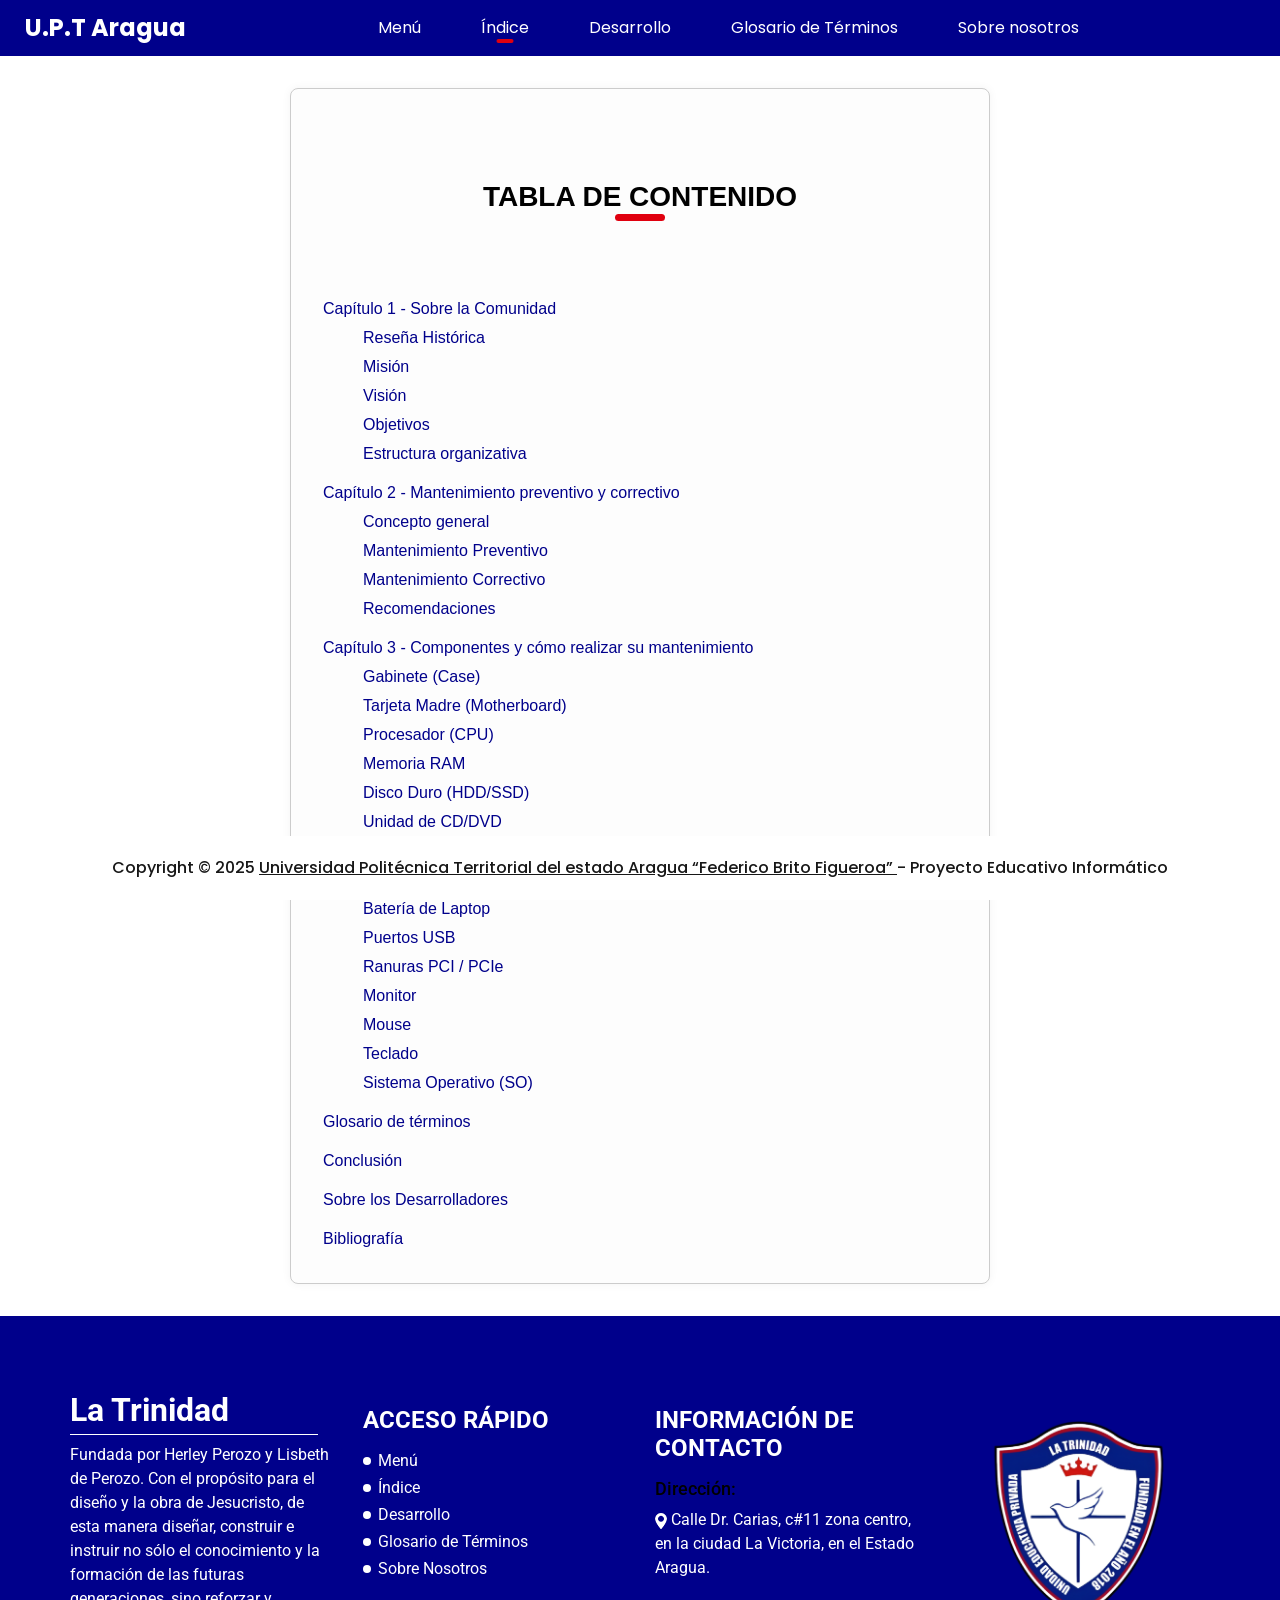
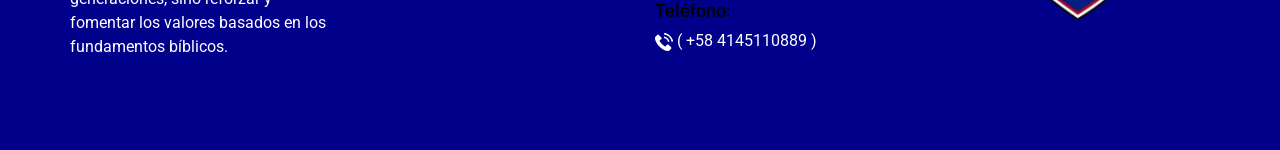
<file: indice.html>
<!DOCTYPE html>
<html>

<head>
  <!-- Basic -->
  <meta charset="utf-8" />
  <meta http-equiv="X-UA-Compatible" content="IE=edge" />
  <!-- Mobile Metas -->
  <meta name="viewport" content="width=device-width, initial-scale=1, shrink-to-fit=no" />
  <!-- Site Metas -->
  <meta name="keywords" content="" />
  <meta name="description" content="" />
  <meta name="author" content="" />

  <title>Índice</title>

  <!-- slider stylesheet -->
  <link rel="stylesheet" type="text/css"
    href="https://cdnjs.cloudflare.com/ajax/libs/OwlCarousel2/2.1.3/assets/owl.carousel.min.css" />

  <!-- bootstrap core css -->
  <link rel="stylesheet" type="text/css" href="css/bootstrap.css" />

  <!-- fonts style -->
  <link href="https://fonts.googleapis.com/css?family=Poppins:400,700|Roboto:400,700&display=swap" rel="stylesheet">
  <!-- Custom styles for this template -->
  <link href="css/style.css" rel="stylesheet" />
  <!-- responsive style -->
  <link href="css/responsive.css" rel="stylesheet" />
</head>

<body>
  <div class="hero_area">
    <!-- header section strats -->
    <header class="header_section">
      <div class="container-fluid">
        <nav class="navbar navbar-expand-lg custom_nav-container ">
          <a class="navbar-brand" href="http://www.upta.edu.ve/">
            <span>
              U.P.T Aragua
            </span>
          </a>
          <button class="navbar-toggler ml-auto" type="button" data-toggle="collapse"
            data-target="#navbarSupportedContent" aria-controls="navbarSupportedContent" aria-expanded="false"
            aria-label="Toggle navigation">
            <span class="navbar-toggler-icon"></span>
          </button>

          <div class="collapse navbar-collapse" id="navbarSupportedContent">
            <div class="d-flex mx-auto flex-column flex-lg-row align-items-center">
              <ul class="navbar-nav  ">
                <li class="nav-item ">
                  <a class="nav-link" href="index.html">Menú <span class="sr-only">(current)</span></a>
                </li>
                <li class="nav-item active">
                  <a class="nav-link" href="indice.html"> Índice </a>
                </li>
                <li class="nav-item">
                  <a class="nav-link" href="desarrollo.html"> Desarrollo </a>
                </li>
                <li class="nav-item">
                  <a class="nav-link" href="glosario.html">Glosario de Términos</a>
                </li>
                <li class="nav-item">
                  <a class="nav-link" href="Nosotros.html">Sobre nosotros</a>
                </li>
              </ul>
            </div>
          </div>
        </nav>
      </div>
    </header>
    <!-- end header section -->
  </div>

  <!-- about section -->
   
 <section id="indice-interactivo" class="indice">
   <section class="contact_section layout_padding">
    <div class="custom_heading-container">
      <h3 class=" ">
        Tabla de contenido
      </h3>
     </section>
  

  <ol>
    <li>
      <a href="desarrollo.html#Capitulo1">Capítulo 1 - Sobre la Comunidad</a>
      <ul>
        <li><a href="desarrollo.html#resena">Reseña Histórica</a></li>
        <li><a href="desarrollo.html#mision">Misión</a></li>
        <li><a href="desarrollo.html#vision">Visión</a></li>
        <li><a href="desarrollo.html#objetivo">Objetivos</a></li>
        <li><a href="desarrollo.html#estructura">Estructura organizativa</a></li>
      </ul>
    </li>
    <li>
      <a href="desarrollo.html#Capitulo2">Capítulo 2 - Mantenimiento preventivo y correctivo</a>
      <ul>
        <li><a href="desarrollo.html#general">Concepto general</a></li>
        <li><a href="desarrollo.html#preventivo">Mantenimiento Preventivo</a></li>
        <li><a href="desarrollo.html#correctivo">Mantenimiento Correctivo</a></li>
           <li><a href="desarrollo.html#recomendaciones">Recomendaciones</a></li>
      </ul>
    </li>
    <li>
      <a href="desarrollo.html#Capitulo3">Capítulo 3 - Componentes y cómo realizar su mantenimiento</a>
      <ul>
        <li><a href="desarrollo.html#case">Gabinete (Case)</a></li>
        <li><a href="desarrollo.html#motherboard">Tarjeta Madre (Motherboard)</a></li>
        <li><a href="desarrollo.html#cpu">Procesador (CPU)</a></li>
        <li><a href="desarrollo.html#ram">Memoria RAM</a></li>
        <li><a href="desarrollo.html#disco">Disco Duro (HDD/SSD)</a></li>
        <li><a href="desarrollo.html#cd">Unidad de CD/DVD</a></li>
        <li><a href="desarrollo.html#psu">Fuente de Poder (PSU)</a></li>
        <li><a href="desarrollo.html#fan">Fan Cooler</a></li>
        <li><a href="desarrollo.html#bateria">Batería de Laptop</a></li>
        <li><a href="desarrollo.html#usb">Puertos USB</a></li>
        <li><a href="desarrollo.html#pci">Ranuras PCI / PCIe</a></li>
        <li><a href="desarrollo.html#monitor">Monitor</a></li>
        <li><a href="desarrollo.html#mouse">Mouse</a></li>
        <li><a href="desarrollo.html#teclado">Teclado</a></li>
        <li><a href="desarrollo.html#so">Sistema Operativo (SO)</a></li>
      </ul>
    </li>
    <li><a href="Glosario.html">Glosario de términos</a></li>
    <li><a href="Nosotros.html#conclusion">Conclusión</a></li>
    <li><a href="Grupo.html#equipo">Sobre los Desarrolladores</a></li>
    <li><a href="Grupo.html#bibliografia">Bibliografía</a></li>
  </ol>
</section>
  <!-- end about section -->


  <!-- info section -->
  <section class="info_section layout_padding">
  <div class="container">
    <div class="row">
      <!-- Columna 1 -->
      <div class="col-md-3">
        <div class="info-logo">
          <h2>La Trinidad</h2>
          <p>
            Fundada por Herley Perozo y Lisbeth de Perozo. Con el propósito para el diseño y la obra de Jesucristo, de esta manera diseñar, construir e instruir no sólo el conocimiento y la formación de las futuras generaciones, sino reforzar y fomentar los valores basados en los fundamentos bíblicos.
          </p>
        </div>
      </div>

      <!-- Columna 2 -->
      <div class="col-md-3">
        <div class="info-nav">
          <h4>Acceso rápido</h4>
          <ul>
            <li><a href="index.html">Menú</a></li>
            <li><a href="indice.html">Índice</a></li>
            <li><a href="desarrollo.html">Desarrollo</a></li>
            <li><a href="glosario.html">Glosario de Términos</a></li>
            <li><a href="Nosotros.html">Sobre Nosotros</a></li>
          </ul>
        </div>
      </div>

      <!-- Columna 3 -->
      <div class="col-md-3">
        <div class="info-contact">
          <h4>Información de contacto</h4>
          <div class="location">
            <h6>Dirección:</h6>
            <a href="https://www.google.com/maps/place/Unidad+Educativa+Privada+La+Trinidad./data=!4m7!3m6!1s0x8c2a9f4b4aa72825:0xe8ad0bc97438cda9!8m2!3d10.2293745!4d-67.3373335!16s%2Fg%2F11rd8xh2xk!19sChIJJSinSkufKowRqc04dMkLreg?authuser=0&hl=es&rclk=1">
              <img src="images/location.png" alt="">
              <span>Calle Dr. Carias, c#11 zona centro, en la ciudad La Victoria, en el Estado Aragua.</span>
            </a>
          </div>
          <div class="call">
            <h6>Teléfono:</h6>
            <a href="">
              <img src="images/telephone.png" alt="">
              <span>( +58 4145110889 )</span>
            </a>
          </div>
        </div>
      </div>

      <!-- Columna 4: Logo -->
      <div class="col-md-3">
        <div class="info-logo-img">
          <img src="images/Sinfondo.png" alt="Logo La Trinidad" class="logo-footer">
        </div>
      </div>
    </div>
  </div>
</section>

    <!-- end info_section -->

    <!-- footer section -->
  <section class="container-fluid footer_section">
  <p>
    Copyright &copy; 2025 
    <a href="http://www.upta.edu.ve/" target="_blank" style="color: inherit; text-decoration: underline;">
      Universidad Politécnica Territorial del estado Aragua “Federico Brito Figueroa”
    </a> 
    - Proyecto Educativo Informático
  </p>
  </section>
  <!-- footer section -->

  <script type="text/javascript" src="js/jquery-3.4.1.min.js"></script>
  <script type="text/javascript" src="js/bootstrap.js"></script>
</body>

</html>
</file>
<file: css/style.css>
body {
  font-family: 'Roboto', sans-serif;
  color: #000000;
  background-color: #ffffff;
  
}

.layout_padding {
  padding: 75px 0;
}

.layout_padding2 {
  padding: 45px 0;
}

.layout_padding2-top {
  padding-top: 45px;
}

.layout_padding2-bottom {
  padding-bottom: 45px;
}

.layout_padding-top {
  padding-top: 75px;
}

.layout_padding-bottom {
  padding-bottom: 75px;
}

.custom_heading-container {
  display: -webkit-box;
  display: -ms-flexbox;
  display: flex;
  -webkit-box-pack: center;
      -ms-flex-pack: center;
          justify-content: center;
}

.custom_heading-container h3 {
  text-transform: uppercase;
  font-weight: bold;
  color: #000000;
  position: relative;
}

.custom_heading-container h3::before {
  content: "";
  position: absolute;
  bottom: -7px;
  left: 50%;
  width: 50px;
  height: 7px;
  -webkit-transform: translateX(-50%);
          transform: translateX(-50%);
  background-color: #e0000f;
  border-radius: 15px;
}

.btn-box {
  display: -webkit-box;
  display: -ms-flexbox;
  display: flex;
  -webkit-box-align: center;
      -ms-flex-align: center;
          align-items: center;
  -webkit-box-pack: center;
      -ms-flex-pack: center;
          justify-content: center;
  font-family: "Poppins", sans-serif;
}

.btn-box a {
  color: #1d1d1d;
  margin-right: 15px;
  font-size: 18px;
}

.btn-box hr {
  width: 75px;
  height: 1.2px;
  border: none;
  background-color: #464646;
  margin: 0;
}

/*header section*/
.sub_page .hero_area {
  height: auto;
}

.hero_area.sub_pages {
  height: auto;
}

.header_section {
  background-color: darkblue;
  font-family: "Poppins", sans-serif;
}

.header_section .container-fluid {
  padding-right: 25px;
  padding-left: 25px;
}

.header_section .nav_container {
  margin: 0 auto;
}

.custom_nav-container .navbar-nav .nav-item .nav-link {
  padding: 10px 30px;
  color: #ffffff;
  text-align: center;
  position: relative;
}

.custom_nav-container .navbar-nav .nav-item .nav-link::before {
  content: "";
  display: none;
  position: absolute;
  bottom: 7px;
  left: 50%;
  width: 17px;
  height: 4px;
  -webkit-transform: translateX(-50%);
          transform: translateX(-50%);
  background-color: #e0000f;
  border-radius: 5px;
}

.custom_nav-container .navbar-nav .nav-item .nav-link:hover::before {
  display: block;
}

.custom_nav-container .navbar-nav .nav-item.active a::before {
  display: block;
}

a,
a:hover,
a:focus {
  text-decoration: none;
}

a:hover,
a:focus {
  color: initial;
}

.btn,
.btn:focus {
  outline: none !important;
  -webkit-box-shadow: none;
          box-shadow: none;
}

.custom_nav-container .nav_search-btn {
  background-image: url(../images/search-icon.png);
  background-size: 22px;
  background-repeat: no-repeat;
  background-position-y: 7px;
  width: 35px;
  height: 35px;
  padding: 0;
  border: none;
}

.navbar-brand {
  display: -webkit-box;
  display: -ms-flexbox;
  display: flex;
  -webkit-box-align: center;
      -ms-flex-align: center;
          align-items: center;
}

.navbar-brand img {
  width: 45px;
  margin-right: 5px;
}

.navbar-brand span {
  font-weight: bold;
  font-size: 24px;
  color: #ffffff;
}

.custom_nav-container {
  z-index: 99999;
  padding: 5px 0;
}

.custom_nav-container .navbar-toggler {
  outline: none;
}

.custom_nav-container .navbar-toggler .navbar-toggler-icon {
  background-image: url(../images/menu.png);
  background-size: 42px;
}

/*end header section*/
/* slider section */
.slider_section .row {
  -webkit-box-align: center;
      -ms-flex-align: center;
          align-items: center;
}

.slider_section .img-box img {
  width: 100%;
}

.slider_section .detail-box h1 {
  font-weight: bold;
  font-size: 4rem;
  color: #1a2e35;
}

.slider_section .detail-box h1 span {
  color: #e0000f;
}

.slider_section .slider_nav-box {
  display: -webkit-box;
  display: -ms-flexbox;
  display: flex;
  -webkit-box-pack: justify;
      -ms-flex-pack: justify;
          justify-content: space-between;
  -webkit-box-align: center;
      -ms-flex-align: center;
          align-items: center;
}

.slider_section .slider_nav-box .custom_carousel-control {
  display: -webkit-box;
  display: -ms-flexbox;
  display: flex;
}

.slider_section .carousel-control-prev,
.slider_section .carousel-control-next {
  position: unset;
  width: 50px;
  height: 50px;
  opacity: 1;
  background-repeat: no-repeat;
  background-size: 20px;
  background-position: center;
}

.slider_section .carousel-control-prev {
  left: 2%;
  background-image: url(../images/left-arrow-black.png);
}

.slider_section .carousel-control-prev:hover {
  background-image: url(../images/left-arrow.png);
}

.slider_section .carousel-control-next {
  right: 2%;
  background-image: url(../images/right-arrow-black.png);
}

.slider_section .carousel-control-next:hover {
  background-image: url(../images/right-arrow.png);
}

/* end slider section */
.bg {
  background-image: url(../images/bg.jpg);
  background-size: cover;
}

.about_section {
  text-align: center;
}

.about_section .img-box img {
  width: 350px;
}

.service_section {
  text-align: center;
  position: relative;
}

.service_section .custom_heading-container {
  margin-bottom: 15px;
}

.service_section .service_container {
  padding: 45px 0 75px 0;
}

.service_section .box.b-2 .detail-box {
  overflow: hidden;
  text-align: center;
}

.service_section .box.b-2 .detail-box p {
  height: 52px;
  overflow: hidden;
}

.service_section .box.b-2 .detail-box a {
  min-width: 100px;
}

.service_section .box.b-3 .detail-box {
  
  overflow: hidden;
  text-align: center;
}

.service_section .box.b-3 .detail-box p {
  height: 52px;
  overflow: hidden;
}

.service_section .box.b-3 .detail-box a {
  min-width: 100px;
}

.service_section .img-box img {
  height: 200px;
}

.service_section .detail-box {
  height: 118px;
  margin-top: 10px;
}

.service_section .detail-box h6 {
  font-weight: bold;
}

.service_section .detail-box .btn-box a {
  color: #e0000f;
}

.service_section .detail-box .btn-box hr {
  background-color: #e0000f;
}



.work_section {
  background-color: darkblue;
}

.work_section .custom_heading-container h3 {
  color: #ffffff;
}

.work_section .custom_heading-container h3::before {
  background-color: #ffffff;
}

.work_section .work_container {
  display: -webkit-box;
  display: -ms-flexbox;
  display: flex;
  -webkit-box-pack: center;
      -ms-flex-pack: center;
          justify-content: center;
  text-align: center;
  -ms-flex-wrap: wrap;
      flex-wrap: wrap;
  padding: 45px 0;
}

.work_section .work_container .box {
  width: 275px;
  height: 275px;
  display: -webkit-box;
  display: -ms-flexbox;
  display: flex;
  -webkit-box-orient: vertical;
  -webkit-box-direction: normal;
      -ms-flex-direction: column;
          flex-direction: column;
  -webkit-box-align: center;
      -ms-flex-align: center;
          align-items: center;
  padding: 35px 0 20px 0;
  background-color: #ffffff;
  border-radius: 5px;
  margin: 45px 10px;
  -webkit-box-shadow: 0 0 8px 0px rgba(0, 0, 0, 0.1);
          box-shadow: 0 0 8px 0px rgba(0, 0, 0, 0.1);
}

.work_section .work_container .box .img-box {
  width: 150px;
}

.work_section .work_container .box .img-box img {
  width: 100%;
}

.work_section .work_container .box .name {
  margin-top: 10px;
}

.work_section .work_container .box.b-1, .work_section .work_container .box.b-3 {
  -webkit-animation: odd-box-animate 2s infinite;
          animation: odd-box-animate 2s infinite;
}

.work_section .work_container .box.b-2, .work_section .work_container .box.b-4 {
  -webkit-animation: even-box-animate 2s infinite;
          animation: even-box-animate 2s infinite;
}

@-webkit-keyframes odd-box-animate {
  0% {
    -webkit-transform: translateY(45px);
            transform: translateY(45px);
  }
  50% {
    -webkit-transform: translateY(-45px);
            transform: translateY(-45px);
  }
  100% {
    -webkit-transform: translateY(45px);
            transform: translateY(45px);
  }
}

@keyframes odd-box-animate {
  0% {
    -webkit-transform: translateY(45px);
            transform: translateY(45px);
  }
  50% {
    -webkit-transform: translateY(-45px);
            transform: translateY(-45px);
  }
  100% {
    -webkit-transform: translateY(45px);
            transform: translateY(45px);
  }
}

@-webkit-keyframes even-box-animate {
  0% {
    -webkit-transform: translateY(-45px);
            transform: translateY(-45px);
  }
  50% {
    -webkit-transform: translateY(45px);
            transform: translateY(45px);
  }
  100% {
    -webkit-transform: translateY(-45px);
            transform: translateY(-45px);
  }
}

@keyframes even-box-animate {
  0% {
    -webkit-transform: translateY(-45px);
            transform: translateY(-45px);
  }
  50% {
    -webkit-transform: translateY(45px);
            transform: translateY(45px);
  }
  100% {
    -webkit-transform: translateY(-45px);
            transform: translateY(-45px);
  }
}

.work_section .btn-box a {
  color: #ffffff;
}

.work_section .btn-box hr {
  background-color: #ffffff;
}

.contact_section input,
.contact_section select {
  width: 100%;
  border: 0;
  padding: 15px 12px;
  background-color: #f2f2f2;
  outline: none;
  margin: 10px 0;
}

.contact_section input::-webkit-input-placeholder,
.contact_section select::-webkit-input-placeholder {
  color: #3a3a3a;
}

.contact_section input:-ms-input-placeholder,
.contact_section select:-ms-input-placeholder {
  color: #3a3a3a;
}

.contact_section input::-ms-input-placeholder,
.contact_section select::-ms-input-placeholder {
  color: #3a3a3a;
}

.contact_section input::placeholder,
.contact_section select::placeholder {
  color: #3a3a3a;
}

.contact_section button {
  background-color: #e0000f;
  padding: 12px 55px;
  outline: none;
  border: none;
  border: 1px solid #e0000f;
  color: #fff;
  margin-top: 25px;
}

.contact_section button:hover {
  color: #e0000f;
  background-color: transparent;
}

.client_section .client_container {
  display: -webkit-box;
  display: -ms-flexbox;
  display: flex;
  -webkit-box-orient: vertical;
  -webkit-box-direction: normal;
      -ms-flex-direction: column;
          flex-direction: column;
  -webkit-box-align: center;
      -ms-flex-align: center;
          align-items: center;
  width: 600px;
  border: 1px solid #cccccc;
  padding: 45px 35px 35px 25px;
  background-color: #ffffff;
  margin: 0 auto;
}

.client_section .client_container .detail-box p {
  text-align: center;
}

.client_section .client_container .client_id {
  display: -webkit-box;
  display: -ms-flexbox;
  display: flex;
  -webkit-box-align: center;
      -ms-flex-align: center;
          align-items: center;
  margin-top: 25px;
}

.client_section .client_container .client_id .img-box {
  width: 75px;
  margin-right: 10px;
}

.client_section .client_container .client_id .img-box img {
  width: 100%;
}

.client_section .client_container .client_id .name h5 {
  text-transform: uppercase;
}

.client_section .client_container .client_id .name h6 {
  color: #e0000f;
}

.info_section {
  background-color: darkblue;
  color: #ffffff;
}

.info_section a {
  color: #ffffff;
}

.info_section h4 {
  text-transform: uppercase;
  margin-top: 15px;
  margin-bottom: 15px;
  font-weight: bold;
}

.info_section .info-logo h2 {
  font-weight: bold;
  font-size: 2rem;
  border-bottom: 1px solid #ffffff;
  padding-bottom: 5px;
  margin-right: 15px;
}

.info_section .info-nav ul {
  padding-left: 15px;
}

.info_section .info-nav ul li {
  list-style-type: none;
  position: relative;
  margin: 3px 0;
}

.info_section .info-nav ul li::before {
  content: "";
  width: 8px;
  height: 8px;
  background-color: #ffffff;
  position: absolute;
  top: 50%;
  left: -15px;
  -webkit-transform: translateY(-50%);
          transform: translateY(-50%);
  border-radius: 100%;
}

.info_section .info-contact h6 {
  color: #000000;
  font-size: 18px;
}

.info_section .info-contact .call {
  margin-top: 20px;
}

.info_section .discover ul {
  padding: 0;
}

.info_section .discover ul li {
  list-style-type: none;
  margin: 5px 0;
}

/* footer section*/
.footer_section {
  background-color: #ffffff;
  padding: 20px;
  font-family: "Poppins", sans-serif;
  font-weight: 500;
}

.footer_section p {
  color: #171717;
  margin: 0;
  text-align: center;
}

.footer_section a {
  
  color: #171717;
}
#resena p, #mision p,#vision p, #objetivo p, #estructura p, #general p, #correctivo p, #preventivo p, #recomendaciones ul, #case p, #motherboard p, #cpu p, #ram p, #disco p, #cd p, #psu p, #fan p, #bateria p, #usb p, #pci p, #monitor p, #mouse p, #teclado p, #so p, #carouselExampleControls p {
  text-indent: 40px; /* Sangría en la primera línea */
  text-align: justify; /* Texto justificado para mejor lectura */
}
#resena, #mision, #vision, #objetivo, #estructura, #general, #correctivo, #preventivo, #recomendaciones, #case, #motherboard, #cpu, #ram, #disco, #cd, #psu, #fan, #bateria, #usb, #pci, #monitor, #mouse, #teclado, #so, #carouselExampleControls, #imagenes {
  max-width: 1100px;   /* Ancho máximo del bloque de texto */
  margin: 0 auto;     /* Centra horizontalmente el bloque */
  padding: 20px;    
  text-align: center;  /* Espacio interno para que no toque los bordes */
}
.imagen{
  width: 50%;      
  max-width: 500px; 
  height: auto;     
  display: block;  
  margin: 0 auto;   
}

.etiqueta-imagen{
  text-align: center; 
  font-style: italic; 
  margin-top: 5px;    
}

.img-box {
  position: relative;
  display: inline-block;
}

.img-box img {
  width: 100%;
  display: block;
  border-radius: 8px;
}

.img-box .info {
  position: absolute;
  bottom: 0;
  left: 0;
  right: 0;
  background: rgba(0,0,0,0.7); /* fondo semitransparente */
  color: #fff;
  padding: 10px;
  opacity: 0;
  transition: opacity 0.3s ease;
  border-radius: 0 0 8px 8px;
}

.img-box:hover .info {
  opacity: 1; /* aparece al pasar el mouse */
}
.service_section {
  background: #fff; /* fondo blanco */
  padding: 40px 0;
}

.service_container .box {
  background: #f9f9f9; /* fondo claro para cada caja */
  border: 1px solid #e2e2e2;
  border-radius: 8px;
  margin-bottom: 30px;
  text-align: center; /* centra todo el contenido */
  transition: transform 0.3s ease, box-shadow 0.3s ease;
}

.service_container .box:hover {
  transform: translateY(-5px);
  box-shadow: 0 6px 15px rgba(0,0,0,0.1);
}

.service_container .img-box {
  width: 100%;
  height: 180px; /* altura fija para uniformidad */
  overflow: hidden;
  border-bottom: 1px solid #ddd;
}

.service_container .img-box img {
  width: 100%;
  height: 100%;
  object-fit: cover; /* mantiene proporción y recorta */
  display: block;
}

.service_container .detail-box {
  padding: 15px;
}

.service_container .detail-box h6 {
  font-size: 1.1rem;
  font-weight: 600;
  margin-bottom: 10px;
}

.service_container .detail-box p {
  font-size: 0.95rem;
  color: #555;
  margin-bottom: 15px;
}

.service_container .btn-box a {
  display: inline-block;
  padding: 8px 16px;
  background: #007bff; /* azul Bootstrap */
  color: #fff;
  text-decoration: none;
  border-radius: 4px;
  transition: background 0.3s ease;
}

.service_container .btn-box a:hover {
  background: #0056b3;
}
.box p {
  white-space: normal;
  overflow-wrap: break-word;
  word-break: break-word;
}
.service_container .row {
  display: flex;
  flex-wrap: wrap;
}

.service_container .col-md-3 {
  display: flex;
}

.service_container .box {
  display: flex;
  flex-direction: column;
  justify-content: space-between; /* Imagen arriba, texto abajo */
  flex: 1; /* Que todas las cajas tengan la misma altura */
}
.img-link {
  width: 100%;
  max-width: 300px;   /* Ajusta el tamaño según tu diseño */
  border-radius: 8px; /* Bordes redondeados */
  transition: transform 0.3s ease, box-shadow 0.3s ease;
  cursor: pointer;    /* Cambia el cursor a “mano” */
}

.img-link:hover {
  transform: scale(1.05); /* Pequeño zoom */
  box-shadow: 0 4px 12px rgba(0,0,0,0.3); /* Sombra elegante */
}
/* Desactivar animación en la sección "Sobre nosotros" */
.work_section .box,
.work_section .img-box,
.work_section .info {
  animation: none !important;
  transition: none !important;
  transform: none !important;
}
.work_container .box .img-box img {
  transition: transform 0.4s ease, box-shadow 0.4s ease;
  cursor: pointer;
}

.work_container .box .img-box img:hover {
  transform: scale(1.05); /* Pequeño zoom */
  box-shadow: 0 8px 20px rgba(0,0,0,0.3); /* Sombra elegante */
}
.custom_carousel-control {
  display: flex;              /* Activa Flexbox */
  justify-content: center;    /* Centra los botones horizontalmente */
  gap: 10px;                  /* Espacio entre los botones */
}
.team_section .box {
  text-align: center;
  padding: 20px;
  border: 1px solid #eee;
  border-radius: 10px;
  margin-bottom: 30px;
  background-color: #f9f9f9;
}

.team_section .img-box img {
  width: 150px;
  height: 150px;
  object-fit: cover;
  margin-bottom: 15px;
}

.bibliografia_section ul {
  list-style-type: disc;
  padding-left: 20px;
}
.lema-box {
  padding: 30px;              /* Agranda el espacio interno */
  border: 2px solid #007bff;  /* Borde más grueso y azul */
  border-radius: 10px;        /* Bordes redondeados */
  background-color: #f9f9f9;  /* Fondo suave */
  text-align: center;         /* Centra el texto */
  margin: 20px auto;          /* Espacio alrededor */
  max-width: 800px;           /* Controla el ancho máximo */
}
.lema-text {
  font-size: 1.2rem;          /* Texto más grande */
  font-weight: 500;
  white-space: nowrap;        /* Mantiene todo en una sola línea */
}
.imagen-boton {
  display: inline-block;
  text-align: center;
  text-decoration: none; /* Quita subrayado */
  color: inherit;        /* Mantiene color del texto */
}

.imagen-boton img {
  cursor: pointer;       /* Cambia el cursor a mano */
  transition: transform 0.2s ease;
}

.imagen-boton img:hover {
  transform: scale(1.05); /* Efecto zoom al pasar el mouse */
  .imagen-boton img {
  width: 400px;            /* Ajusta el tamaño según lo que necesites */
  height: auto;            /* Mantiene proporción */
  cursor: pointer;
  transition: transform 0.2s ease;
}

.imagen-boton img:hover {
  transform: scale(1.05);  /* Efecto de zoom al pasar el mouse */
}

}
.indice {
  background: #f9f9f9;
  border: 2px solid #007bff;
  border-radius: 10px;
  padding: 20px;
  max-width: 800px;
  margin: 30px auto;
  box-shadow: 0 4px 10px rgba(0,0,0,0.1);
}

.indice h2 {
  text-align: center;
  color: black;
  margin-bottom: 20px;
}

.indice ol {
  list-style: none;
  padding-left: 0;
}

.indice ol > li {
  margin-bottom: 15px;
}

.indice a {
  text-decoration: none;
  color: #333;
  font-weight: 500;
  transition: color 0.3s, transform 0.2s;
}

.indice a:hover {
  color: #007bff;
  transform: translateX(5px);
}

.indice ul {
  list-style-type: "👉 ";
  margin-left: 20px;
  padding-left: 10px;
}

.indice ul li {
  margin: 5px 0;
}
#indice-interactivo a {
  display: inline-block;       /* Necesario para que el transform funcione */
  text-decoration: none;
  color: #333;
  font-weight: 500;
  transition: transform 0.3s ease, color 0.3s ease;
}

#indice-interactivo a:hover {
  transform: translateX(10px); /* Se desliza 10px hacia la derecha */
  color: #007bff;              /* Cambia de color al mismo tiempo */
}
#indice-interactivo a {
  display: inline-block;
  position: relative;
  text-decoration: none;
  color: #333;
  font-weight: 500;
  transition: transform 0.3s ease, color 0.3s ease;
}

/* Efecto de deslizamiento */
#indice-interactivo a:hover {
  transform: translateX(12px); /* Se mueve más hacia la derecha */
  color: #007bff;              /* Cambia de color */
}

/* Subrayado animado */
#indice-interactivo a::after {
  content: "";
  position: absolute;
  left: 0;
  bottom: -3px;
  width: 0%;
  height: 2px;
  background-color: red;
  transition: width 0.3s ease;
}

#indice-interactivo a:hover::after {
  width: 100%; /* Se expande el subrayado */
}

/* Ícono decorativo al pasar el mouse */
#indice-interactivo a::before {
  content: "➤";
  position: absolute;
  left: -25px;
  opacity: 0;
  transition: opacity 0.3s ease, left 0.3s ease;
}

#indice-interactivo a:hover::before {
  opacity: 1;
  left: -20px; /* Se acerca un poco */
}
.footer_section {
  position: fixed;
  bottom: 0;
  left: 0;
  width: 100%;
}
.galeria {
  display: flex;
  justify-content: center;
  gap: 20px;
  flex-wrap: wrap;
}

.galeria figure {
  text-align: center;
  max-width: 300px;
}

.imagen {
  width: 100%;
  height: auto;
  border-radius: 8px;
  cursor: pointer; /* Cambia el cursor al pasar por encima */
  transition: transform 0.3s ease;
}

.imagen:hover {
  transform: scale(1.05); /* Efecto zoom al pasar el mouse */
}
.logo-footer {
  max-width: 100%;   /* Se adapta al ancho de la columna */
  height: auto;      /* Mantiene proporción */
  display: block;
  margin: 0 auto;    /* Centra el logo */
}
html {
  scroll-behavior: smooth;
}
#imagenes .galeria img {
  width: 100%;          /* Que ocupen todo el ancho del contenedor */
  height: 250px;        /* Altura fija (ajústala según tu diseño) */
  object-fit: cover;    /* Recorta manteniendo proporción */
  display: block;       /* Elimina espacios extra */
  border-radius: 8px;   /* Opcional: esquinas redondeadas */
}

.lightbox {
  display: none; 
  position: fixed; 
  z-index: 9999; 
  padding-top: 60px; 
  left: 0; top: 0;
  width: 100%; height: 100%; 
  background-color: rgba(0,0,0,0.8);
}

.lightbox-content {
  margin: auto;
  display: block;
  max-width: 80%;
  max-height: 80%;
}

.close {
  position: absolute;
  top: 20px; right: 35px;
  color: #fff;
  font-size: 40px;
  font-weight: bold;
  cursor: pointer;
}
.img-box img {
  transition: transform 0.4s ease, box-shadow 0.4s ease;
  cursor: pointer; /* cambia el cursor para indicar interacción */
}

.img-box img:hover {
  transform: scale(1.05); /* leve zoom */
  box-shadow: 0 8px 20px rgba(0,0,0,0.3); /* sombra elegante */
}
/* end footer section*/
/*# sourceMappingURL=style.css.map */
</file>
<file: css/responsive.css>
@media (max-width: 1120px) {}

@media (max-width: 992px) {
    .custom_nav-container .nav_search-btn {
        display: none;
    }

    .service_section::before {
        bottom: 45px;
    }

    .service_section .service_container {
        padding: 45px 0 125px 0;
    }



    .service_section .box.b-2 .detail-box {
        width: auto;
    }

    .service_section .box.b-3 .detail-box {
        width: auto;
    }


}

@media (max-width: 768px) {
    .slider_section .detail-box {
        text-align: center;
        margin-top: 25px;
    }

    .info_section .col-md-3 {
        text-align: center;
    }

    .info_section .col-md-3:not(:nth-last-child(1)) {
        margin-bottom: 35px;
    }

    .service_section .box.b-1 .detail-box {
        text-align: left;
    }

    .service_section .box.b-4 .detail-box {
        text-align: right;
    }

    .service_section .box {
        margin: 25px 0;
    }

    .info_section .info-nav ul {
        display: flex;
        flex-direction: column;
        align-items: center;
    }

    .client_section .client_container {
        width: 100%;
    }
}

@media (max-width: 576px) {
    .slider_section .detail-box h1 {
        font-size: 3.5rem;
    }

    .about_section .img-box img {
        width: 100%;
    }

    @keyframes odd-box-animate {
        0% {
            transform: translateY(25px);
        }

        50% {
            transform: translateY(-25px);
        }

        100% {
            transform: translateY(25px);
        }
    }

    @keyframes even-box-animate {
        0% {
            transform: translateY(-25px);
        }

        50% {
            transform: translateY(25px);
        }

        100% {
            transform: translateY(-25px);
        }
    }

    .work_section .work_container .box.b-1,
    .work_section .work_container .box.b-3,
    .work_section .work_container .box.b-2,
    .work_section .work_container .box.b-4 {
        animation-duration: 1.5s;
    }
}

@media (max-width: 480px) {}

@media (max-width: 420px) {
    .slider_section .detail-box h1 {
        font-size: 3rem;
    }


    .custom_heading-container h3 {

        text-transform: uppercase;
        font-weight: bold;
        color: #000000;
        position: relative;

    }

    .custom_heading-container h3 {
        font-size: 1.5rem;
    }
}

@media (max-width: 360px) {}

@media (min-width: 1200px) {
    .container {
        max-width: 1170px;
    }
}
#indice-interactivo {
  max-width: 700px;
  margin: 2em auto; 
  padding: 1em;
  font-family: Arial, sans-serif;
  background-color: #fdfdfd;
  border: 1px solid #ccc;
  border-radius: 8px;
  box-shadow: 0 0 10px rgba(0,0,0,0.05);
}

#indice-interactivo h2 {
  text-align: center;
  margin-bottom: 1em;
}

#indice-interactivo details {
  margin-bottom: 1em;
  border: 1px solid #ddd;
  border-radius: 6px;
  padding: 0.5em;
  background-color: #f9f9f9;
}

#indice-interactivo summary {
  font-weight: bold;
  cursor: pointer;
  font-size: 1.1em;
}

#indice-interactivo ul {
  margin-left: 1.5em;
  list-style-type: disc;
}
#indice-interactivo ol, #indice-interactivo ul {
  list-style: none;
  padding-left: 1em;
}

#indice-interactivo a {
  text-decoration: none;
  color: darkblue;
  transition: color 0.3s;
}

#indice-interactivo a:hover {
  color: royalblue;
  text-decoration: underline;
}
html {
  scroll-behavior: smooth;
}
.centro {
  text-align: center;
  margin: 40px auto;
  max-width: 600px;
}
</file>
<file: css/glosario.css>
body {
  font-family: 'Roboto', sans-serif;
  color: #000000;
  background-color: #ffffff;
}

.layout_padding {
  padding: 75px 0;
}

.layout_padding2 {
  padding: 45px 0;
}

.layout_padding2-top {
  padding-top: 45px;
}

.layout_padding2-bottom {
  padding-bottom: 45px;
}

.layout_padding-top {
  padding-top: 75px;
}

.layout_padding-bottom {
  padding-bottom: 75px;
}

.custom_heading-container {
  display: -webkit-box;
  display: -ms-flexbox;
  display: flex;
  -webkit-box-pack: center;
      -ms-flex-pack: center;
          justify-content: center;
}

.custom_heading-container h3 {
  text-transform: uppercase;
  font-weight: bold;
  color: #000000;
  position: relative;
}

.custom_heading-container h3::before {
  content: "";
  position: absolute;
  bottom: -7px;
  left: 50%;
  width: 50px;
  height: 7px;
  -webkit-transform: translateX(-50%);
          transform: translateX(-50%);
  background-color: #e0000f;
  border-radius: 15px;
}

.btn-box {
  display: -webkit-box;
  display: -ms-flexbox;
  display: flex;
  -webkit-box-align: center;
      -ms-flex-align: center;
          align-items: center;
  -webkit-box-pack: center;
      -ms-flex-pack: center;
          justify-content: center;
  font-family: "Poppins", sans-serif;
}

.btn-box a {
  color: #1d1d1d;
  margin-right: 15px;
  font-size: 18px;
}

.btn-box hr {
  width: 75px;
  height: 1.2px;
  border: none;
  background-color: #464646;
  margin: 0;
}

/*header section*/
.sub_page .hero_area {
  height: auto;
}

.hero_area.sub_pages {
  height: auto;
}

.header_section {
  background-color: darkblue;
  font-family: "Poppins", sans-serif;
}

.header_section .container-fluid {
  padding-right: 25px;
  padding-left: 25px;
}

.header_section .nav_container {
  margin: 0 auto;
}

.custom_nav-container .navbar-nav .nav-item .nav-link {
  padding: 10px 30px;
  color: #ffffff;
  text-align: center;
  position: relative;
}

.custom_nav-container .navbar-nav .nav-item .nav-link::before {
  content: "";
  display: none;
  position: absolute;
  bottom: 7px;
  left: 50%;
  width: 17px;
  height: 4px;
  -webkit-transform: translateX(-50%);
          transform: translateX(-50%);
  background-color: #e0000f;
  border-radius: 5px;
}

.custom_nav-container .navbar-nav .nav-item .nav-link:hover::before {
  display: block;
}

.custom_nav-container .navbar-nav .nav-item.active a::before {
  display: block;
}

a,
a:hover,
a:focus {
  text-decoration: none;
}

a:hover,
a:focus {
  color: initial;
}

.btn,
.btn:focus {
  outline: none !important;
  -webkit-box-shadow: none;
          box-shadow: none;
}

.custom_nav-container .nav_search-btn {
  background-image: url(../images/search-icon.png);
  background-size: 22px;
  background-repeat: no-repeat;
  background-position-y: 7px;
  width: 35px;
  height: 35px;
  padding: 0;
  border: none;
}

.navbar-brand {
  display: -webkit-box;
  display: -ms-flexbox;
  display: flex;
  -webkit-box-align: center;
      -ms-flex-align: center;
          align-items: center;
}

.navbar-brand img {
  width: 45px;
  margin-right: 5px;
}

.navbar-brand span {
  font-weight: bold;
  font-size: 24px;
  color: #ffffff;
}

.custom_nav-container {
  z-index: 99999;
  padding: 5px 0;
}

.custom_nav-container .navbar-toggler {
  outline: none;
}

.custom_nav-container .navbar-toggler .navbar-toggler-icon {
  background-image: url(../images/menu.png);
  background-size: 42px;
}

/*end header section*/
/* slider section */
.slider_section .row {
  -webkit-box-align: center;
      -ms-flex-align: center;
          align-items: center;
}

.slider_section .img-box img {
  width: 100%;
}

.slider_section .detail-box h1 {
  font-weight: bold;
  font-size: 4rem;
  color: #1a2e35;
}

.slider_section .detail-box h1 span {
  color: #e0000f;
}

.slider_section .slider_nav-box {
  display: -webkit-box;
  display: -ms-flexbox;
  display: flex;
  -webkit-box-pack: justify;
      -ms-flex-pack: justify;
          justify-content: space-between;
  -webkit-box-align: center;
      -ms-flex-align: center;
          align-items: center;
}

.slider_section .slider_nav-box .custom_carousel-control {
  display: -webkit-box;
  display: -ms-flexbox;
  display: flex;
}

.slider_section .carousel-control-prev,
.slider_section .carousel-control-next {
  position: unset;
  width: 50px;
  height: 50px;
  opacity: 1;
  background-repeat: no-repeat;
  background-size: 20px;
  background-position: center;
}

.slider_section .carousel-control-prev {
  left: 2%;
  background-image: url(../images/left-arrow-black.png);
}

.slider_section .carousel-control-prev:hover {
  background-image: url(../images/left-arrow.png);
}

.slider_section .carousel-control-next {
  right: 2%;
  background-image: url(../images/right-arrow-black.png);
}

.slider_section .carousel-control-next:hover {
  background-image: url(../images/right-arrow.png);
}

/* end slider section */
.bg {
  background-image: url(../images/bg.jpg);
  background-size: cover;
}

.about_section {
  text-align: center;
}

.about_section .img-box img {
  width: 350px;
}

.service_section {
  text-align: center;
  position: relative;
}

.service_section .custom_heading-container {
  margin-bottom: 15px;
}

.service_section .service_container {
  padding: 45px 0 75px 0;
}

.service_section .box.b-2 .detail-box {
  width: 60%;
  text-align: right;
  overflow: hidden;
}

.service_section .box.b-2 .detail-box p {
  height: 52px;
  overflow: hidden;
}

.service_section .box.b-2 .detail-box a {
  min-width: 100px;
}

.service_section .box.b-3 .detail-box {
  width: 70%;
  margin-left: auto;
  overflow: hidden;
  text-align: left;
}

.service_section .box.b-3 .detail-box p {
  height: 52px;
  overflow: hidden;
}

.service_section .box.b-3 .detail-box a {
  min-width: 100px;
}

.service_section .img-box img {
  height: 200px;
}

.service_section .detail-box {
  height: 118px;
  margin-top: 10px;
}

.service_section .detail-box h6 {
  font-weight: bold;
}

.service_section .detail-box .btn-box a {
  color: #e0000f;
}

.service_section .detail-box .btn-box hr {
  background-color: #e0000f;
}



.work_section {
  background-color: darkblue;
}

.work_section .custom_heading-container h3 {
  color: #ffffff;
}

.work_section .custom_heading-container h3::before {
  background-color: #ffffff;
}

.work_section .work_container {
  display: -webkit-box;
  display: -ms-flexbox;
  display: flex;
  -webkit-box-pack: center;
      -ms-flex-pack: center;
          justify-content: center;
  text-align: center;
  -ms-flex-wrap: wrap;
      flex-wrap: wrap;
  padding: 45px 0;
}

.work_section .work_container .box {
  width: 275px;
  height: 275px;
  display: -webkit-box;
  display: -ms-flexbox;
  display: flex;
  -webkit-box-orient: vertical;
  -webkit-box-direction: normal;
      -ms-flex-direction: column;
          flex-direction: column;
  -webkit-box-align: center;
      -ms-flex-align: center;
          align-items: center;
  padding: 35px 0 20px 0;
  background-color: #ffffff;
  border-radius: 5px;
  margin: 45px 10px;
  -webkit-box-shadow: 0 0 8px 0px rgba(0, 0, 0, 0.1);
          box-shadow: 0 0 8px 0px rgba(0, 0, 0, 0.1);
}

.work_section .work_container .box .img-box {
  width: 150px;
}

.work_section .work_container .box .img-box img {
  width: 100%;
}

.work_section .work_container .box .name {
  margin-top: 10px;
}

.work_section .work_container .box.b-1, .work_section .work_container .box.b-3 {
  -webkit-animation: odd-box-animate 2s infinite;
          animation: odd-box-animate 2s infinite;
}

.work_section .work_container .box.b-2, .work_section .work_container .box.b-4 {
  -webkit-animation: even-box-animate 2s infinite;
          animation: even-box-animate 2s infinite;
}

@-webkit-keyframes odd-box-animate {
  0% {
    -webkit-transform: translateY(45px);
            transform: translateY(45px);
  }
  50% {
    -webkit-transform: translateY(-45px);
            transform: translateY(-45px);
  }
  100% {
    -webkit-transform: translateY(45px);
            transform: translateY(45px);
  }
}

@keyframes odd-box-animate {
  0% {
    -webkit-transform: translateY(45px);
            transform: translateY(45px);
  }
  50% {
    -webkit-transform: translateY(-45px);
            transform: translateY(-45px);
  }
  100% {
    -webkit-transform: translateY(45px);
            transform: translateY(45px);
  }
}

@-webkit-keyframes even-box-animate {
  0% {
    -webkit-transform: translateY(-45px);
            transform: translateY(-45px);
  }
  50% {
    -webkit-transform: translateY(45px);
            transform: translateY(45px);
  }
  100% {
    -webkit-transform: translateY(-45px);
            transform: translateY(-45px);
  }
}

@keyframes even-box-animate {
  0% {
    -webkit-transform: translateY(-45px);
            transform: translateY(-45px);
  }
  50% {
    -webkit-transform: translateY(45px);
            transform: translateY(45px);
  }
  100% {
    -webkit-transform: translateY(-45px);
            transform: translateY(-45px);
  }
}

.work_section .btn-box a {
  color: #ffffff;
}

.work_section .btn-box hr {
  background-color: #ffffff;
}

.contact_section input,
.contact_section select {
  width: 100%;
  border: 0;
  padding: 15px 12px;
  background-color: #f2f2f2;
  outline: none;
  margin: 10px 0;
}

.contact_section input::-webkit-input-placeholder,
.contact_section select::-webkit-input-placeholder {
  color: #3a3a3a;
}

.contact_section input:-ms-input-placeholder,
.contact_section select:-ms-input-placeholder {
  color: #3a3a3a;
}

.contact_section input::-ms-input-placeholder,
.contact_section select::-ms-input-placeholder {
  color: #3a3a3a;
}

.contact_section input::placeholder,
.contact_section select::placeholder {
  color: #3a3a3a;
}

.contact_section button {
  background-color: #e0000f;
  padding: 12px 55px;
  outline: none;
  border: none;
  border: 1px solid #e0000f;
  color: #fff;
  margin-top: 25px;
}

.contact_section button:hover {
  color: #e0000f;
  background-color: transparent;
}

.client_section .client_container {
  display: -webkit-box;
  display: -ms-flexbox;
  display: flex;
  -webkit-box-orient: vertical;
  -webkit-box-direction: normal;
      -ms-flex-direction: column;
          flex-direction: column;
  -webkit-box-align: center;
      -ms-flex-align: center;
          align-items: center;
  width: 600px;
  border: 1px solid #cccccc;
  padding: 45px 35px 35px 25px;
  background-color: #ffffff;
  margin: 0 auto;
}

.client_section .client_container .detail-box p {
  text-align: center;
}

.client_section .client_container .client_id {
  display: -webkit-box;
  display: -ms-flexbox;
  display: flex;
  -webkit-box-align: center;
      -ms-flex-align: center;
          align-items: center;
  margin-top: 25px;
}

.client_section .client_container .client_id .img-box {
  width: 75px;
  margin-right: 10px;
}

.client_section .client_container .client_id .img-box img {
  width: 100%;
}

.client_section .client_container .client_id .name h5 {
  text-transform: uppercase;
}

.client_section .client_container .client_id .name h6 {
  color: #e0000f;
}

.info_section {
  background-color: darkblue;
  color: #ffffff;
}

.info_section a {
  color: #ffffff;
}

.info_section h4 {
  text-transform: uppercase;
  margin-top: 15px;
  margin-bottom: 15px;
  font-weight: bold;
}

.info_section .info-logo h2 {
  font-weight: bold;
  font-size: 2rem;
  border-bottom: 1px solid #ffffff;
  padding-bottom: 5px;
  margin-right: 15px;
}

.info_section .info-nav ul {
  padding-left: 15px;
}

.info_section .info-nav ul li {
  list-style-type: none;
  position: relative;
  margin: 3px 0;
}

.info_section .info-nav ul li::before {
  content: "";
  width: 8px;
  height: 8px;
  background-color: #ffffff;
  position: absolute;
  top: 50%;
  left: -15px;
  -webkit-transform: translateY(-50%);
          transform: translateY(-50%);
  border-radius: 100%;
}

.info_section .info-contact h6 {
  color: #000000;
  font-size: 18px;
}

.info_section .info-contact .call {
  margin-top: 20px;
}

.info_section .discover ul {
  padding: 0;
}

.info_section .discover ul li {
  list-style-type: none;
  margin: 5px 0;
}

/* footer section*/
.footer_section {
  background-color: #ffffff;
  padding: 20px;
  font-family: "Poppins", sans-serif;
  font-weight: 500;
}

.footer_section p {
  color: #171717;
  margin: 0;
  text-align: center;
}

.footer_section a {
  color: #171717;
}
#resena p, #mision p,#vision p, #objetivo p, #estructura p, #general p, #correctivo p, #preventivo p, #recomendaciones ul, #case p, #motherboard p, #cpu p, #ram p, #disco p, #cd p, #psu p, #fan p, #bateria p, #usb p, #pci p, #monitor p, #mouse p, #teclado p, #so p, #carouselExampleControls p {
  text-indent: 40px; /* Sangría en la primera línea */
  text-align: justify; /* Texto justificado para mejor lectura */
}
#resena, #mision, #vision, #objetivo, #estructura, #general, #correctivo, #preventivo, #recomendaciones, #case, #motherboard, #cpu, #ram, #disco, #cd, #psu, #fan, #bateria, #usb, #pci, #monitor, #mouse, #teclado, #so, #carouselExampleControls, #imagenes {
  max-width: 1100px;   /* Ancho máximo del bloque de texto */
  margin: 0 auto;     /* Centra horizontalmente el bloque */
  padding: 20px;    
  text-align: center;  /* Espacio interno para que no toque los bordes */
}
.imagen{
  width: 50%;      
  max-width: 500px; 
  height: auto;     
  display: block;  
  margin: 0 auto;   
}

.etiqueta-imagen{
  text-align: center; 
  font-style: italic; 
  margin-top: 5px;    
}

      :root{
      --bg:#0f172a;       /* slate-900 */
      --panel:#111827;    /* gray-900 */
      --text:white;     /* gray-200 */
      --muted:white;    /* slate-400 */
      --accent:#22c55e;   /* green-500 */
      --accent-2:#38bdf8; /* sky-400 */
      --border:black;   /* gray-800 */
    }

    *{box-sizing:border-box}
    html,body{height:100%}
    body{
      margin:0;
      background:white;
      color:var(--text);
      font-family:system-ui,-apple-system,Segoe UI,Roboto,Ubuntu,'Helvetica Neue',Arial,'Noto Sans',sans-serif;
      line-height:1.6;
    }


  
    header h1{
      margin:0 0 .5rem;
      font-size:clamp(1.6rem, 3.5vw, 2.4rem);
      letter-spacing:.3px;
            padding:3rem 1rem 1.5rem;
      text-align:center;

    }
    header p{
      margin:0 auto;
      max-width:60ch;
      color:var(--muted);
      font-size:clamp(.95rem, 2.2vw, 1.05rem);
    }

    main{
      margin:0 auto;
      padding:1rem;
      max-width:1000px;
    }

    .panel{
      background:darkblue;
      border:1px solid var(--border);
      border-radius:14px;
      padding:1rem;
      backdrop-filter:saturate(140%) blur(6px);
    }

    .toolbar{
      display:flex;
      gap:.75rem;
      flex-wrap:wrap;
      align-items:center;
      margin-bottom:1rem;
    }
    .search{
      flex:1 1 280px;
      display:flex;
      gap:.5rem;
      align-items:center;
      background:#0b1224;
      border:1px solid var(--border);
      border-radius:10px;
      padding:.6rem .8rem;
    }
    .search input{
      flex:1;
      background:transparent;
      border:none;
      outline:none;
      color:var(--text);
      font-size:1rem;
    }
    .tag{
      display:inline-flex;
      align-items:center;
      gap:.4rem;
      border:1px solid var(--border);
      border-radius:999px;
      padding:.4rem .7rem;
      color:var(--muted);
      font-size:.9rem;
      cursor:default;
    }

    h2{
      margin:1.25rem 0 .75rem;
      font-size:clamp(1.25rem, 3vw, 1.6rem);
      border-bottom:1px dashed var(--border);
      padding-bottom:.5rem;
    }

    /* Tabla comparativa */
    table{
      width:100%;
      border-collapse:collapse;
      border-spacing:0;
      background:black;
      border:1px solid var(--border);
      border-radius:12px;
      overflow:hidden;
    }
    thead th{
      text-align:left;
      background:#0f1a34;
      color:#cbe7ff;
      font-weight:600;
      padding:.9rem .8rem;
      border-bottom:1px solid var(--border);
    }
    tbody td{
      padding:.8rem .8rem;
      border-top:1px solid var(--border);
      vertical-align:top;
    }
    tbody tr:hover{
      background:#0e1830;
    }
    .badge{
      display:inline-block;
      padding:.15rem .45rem;
      border-radius:6px;
      font-size:.85rem;
      background:rgba(34,197,94,.15);
      color:#86efac;
      border:1px solid rgba(34,197,94,.35);
    }

    /* Lista de definiciones (dl) */
    .grid{
      display:grid;
      grid-template-columns:repeat(auto-fit,minmax(260px,1fr));
      gap:1rem;
      margin-top:1rem;
    }
    .card{
      background:black;
      border:1px solid var(--border);
      border-radius:12px;
      padding:1rem;
    }
    .term{
      font-weight:600;
      color:#dbeafe;
      margin-bottom:.3rem;
    }
    .desc{
      color:var(--text);
      margin:0;
    }
    .meta{
      margin-top:.5rem;
      font-size:.9rem;
      color:var(--muted);
    }

    footer{
      text-align:center;
      color:var(--muted);
      padding:2rem 1rem 3rem;
      font-size:.9rem;
    }

    /* Responsivo */
    @media (prefers-color-scheme: light){
      :root{
        --bg:#f8fafc;
        --panel:#ffffff;
        --text:#0f172a;
        --muted:#475569;
        --accent:#16a34a;
        --accent-2:#0ea5e9;
        --border:#e2e8f0;
      }
      .panel{background:#fff}
      table{background:#fff}
      tbody tr:hover{background:#f8fafc}

      
    }
    .logo-footer {
  max-width: 100%;   /* Se adapta al ancho de la columna */
  height: auto;      /* Mantiene proporción */
  display: block;
  margin: 0 auto;    /* Centra el logo */
 }
 .cat-hardware { background-color: #01003b; }   /* Azul claro */
.cat-redes { background-color: #002b04; }      /* Verde claro */
.cat-software { background-color: #503100; }   /* Naranja claro */
.cat-seguridad { background-color: #5e000e; }  /* Rojo claro */
.cat-nube { background-color: #1c0046; }       /* Violeta claro */
.cat-mantenimiento { background-color: #4c5300; } /* Amarillo claro */

/* Íconos en tarjetas */
.card.cat-hardware .term::before { content: "💻 "; }
.card.cat-redes .term::before { content: "🌐 "; }
.card.cat-software .term::before { content: "🧩 "; }
.card.cat-seguridad .term::before { content: "
}
.filters {
  margin: 20px 0;
  text-align: center;
}

.filters button {
  margin: 5px;
  padding: 8px 15px;
  border: none;
  border-radius: 5px;
  background-color: #0b1f3a; /* Dark blue */
  color: #fff;
  cursor: pointer;
  transition: background-color 0.3s ease;
}

.filters button:hover {
  background-color: #1c3d6e;
}
/* end footer section*/
/*# sourceMappingURL=style.css.map */
</file>
